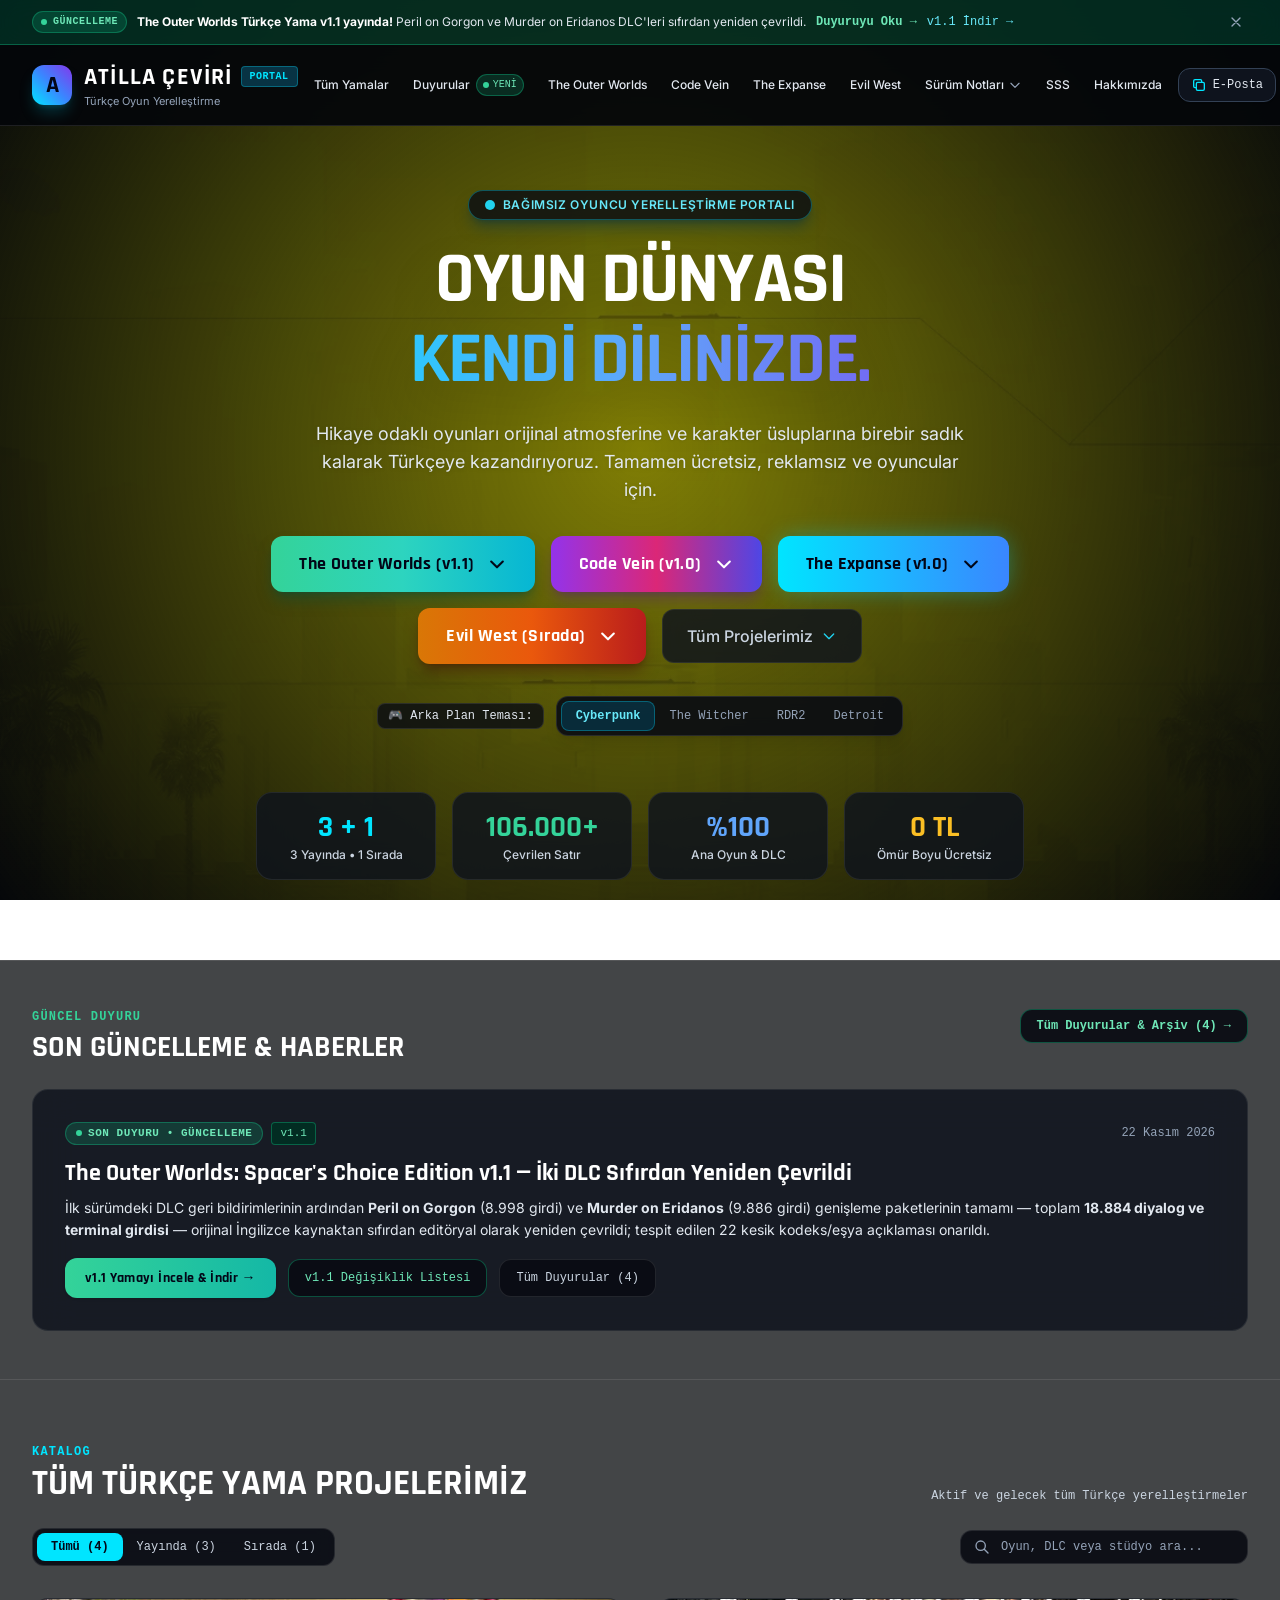
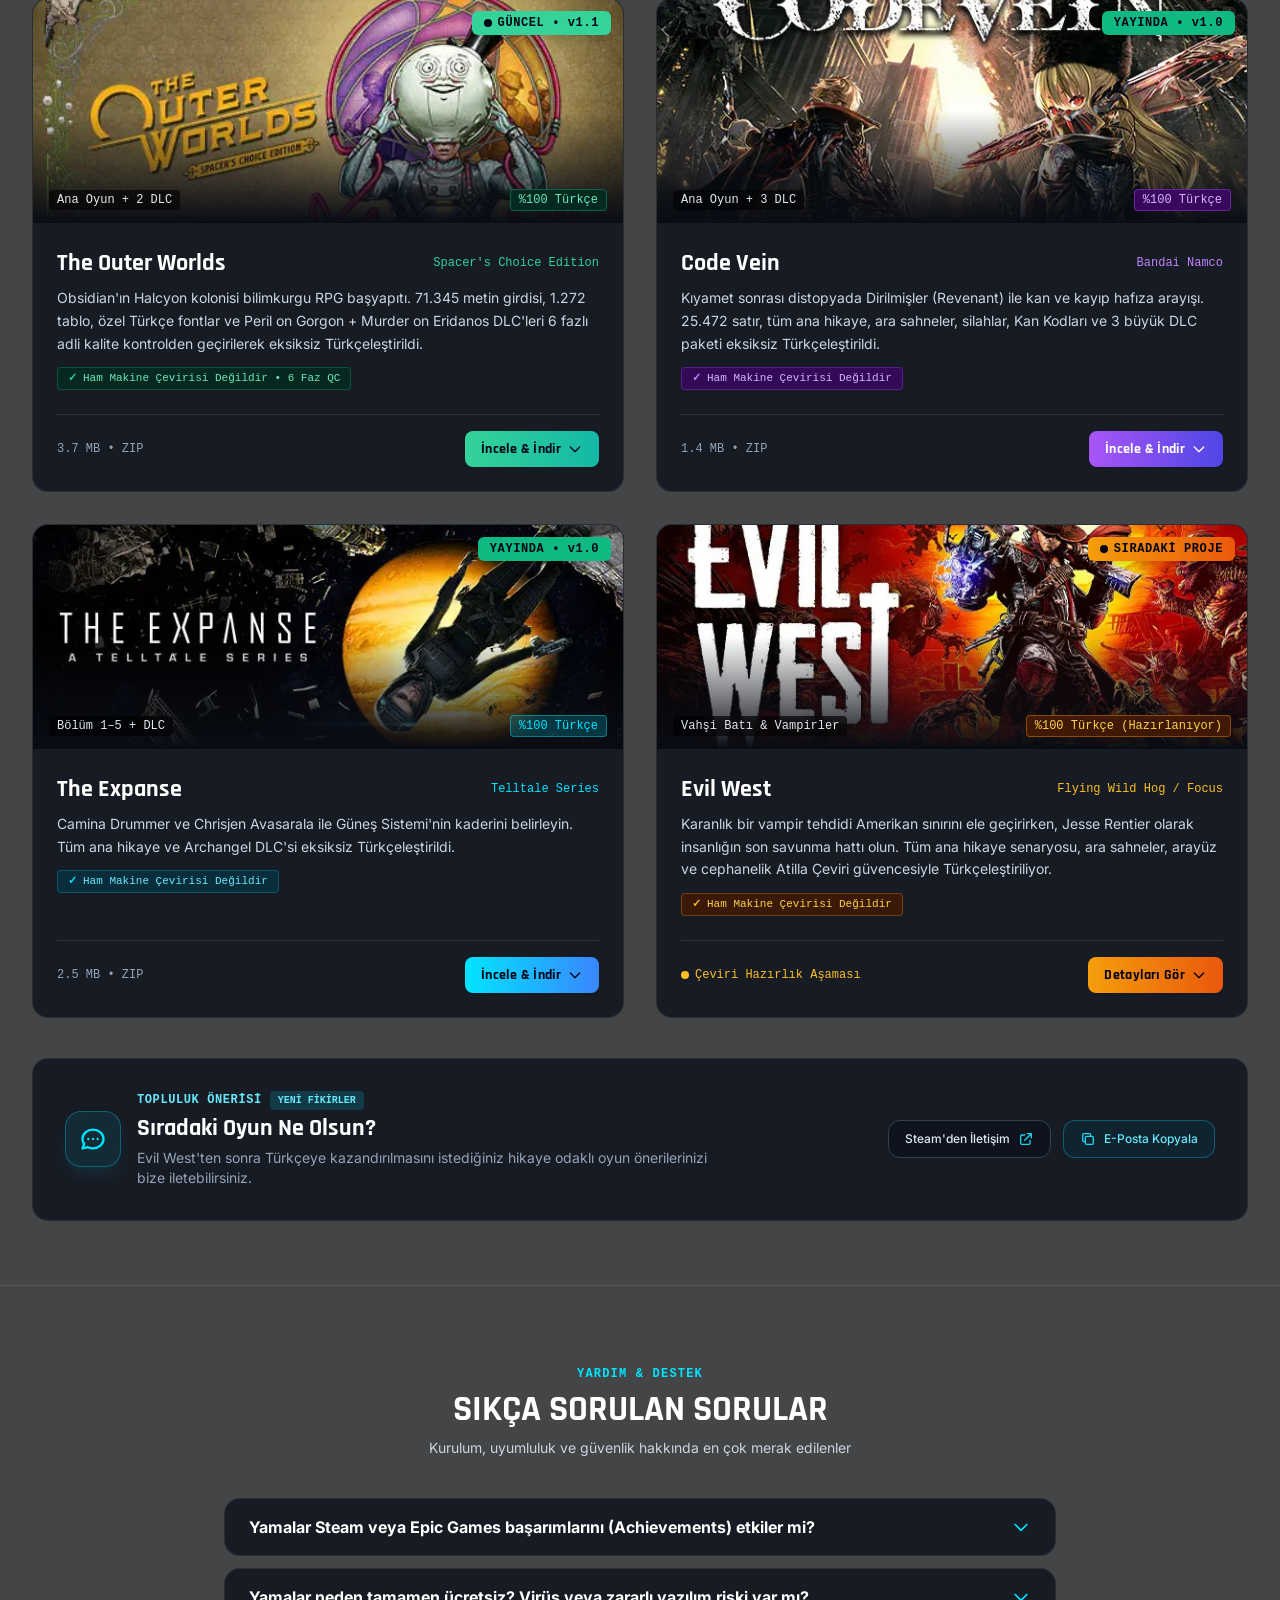
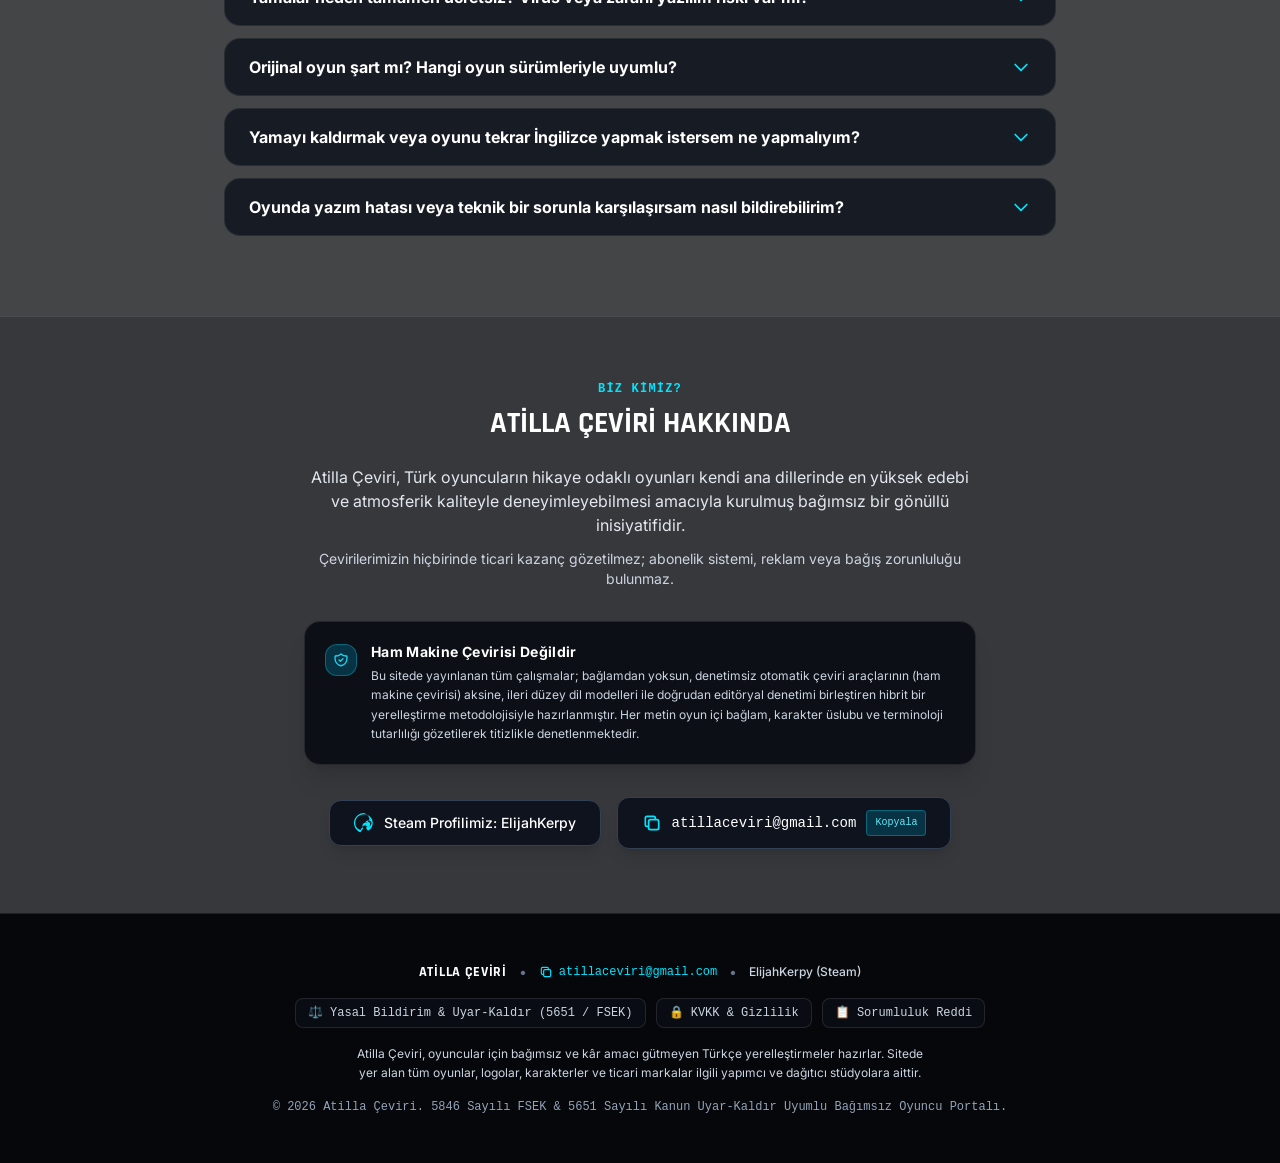
<file: index.html>
<!DOCTYPE html>
<html lang="tr" class="scroll-smooth" data-base="./" data-page="home">
<head>
  <meta charset="UTF-8">
  <meta name="viewport" content="width=device-width, initial-scale=1.0">
  <title>Atilla Çeviri — Ücretsiz %100 Türkçe Oyun Yamaları Portalı</title>
  <meta name="google-site-verification" content="yh_0FIMYDTGgKimEdde0twncmbAxloxapu6GMvVgbJo" />
  <meta name="description" content="The Outer Worlds Spacer's Choice, Code Vein ve The Expanse için ücretsiz, reklamsız, tüm DLC'ler dahil %100 Türkçe oyun yamaları ve kurulum rehberleri.">
  <meta name="robots" content="index, follow, max-image-preview:large, max-snippet:-1">
  <link rel="icon" type="image/svg+xml" href="./favicon.svg">
  <link rel="canonical" href="https://atillaceviri.github.io/">
  <link rel="alternate" hreflang="tr" href="https://atillaceviri.github.io/">
  <link rel="alternate" hreflang="x-default" href="https://atillaceviri.github.io/">
  <meta name="theme-color" content="#05070a">

  <!-- Open Graph / Social Media & Forum Link Previews -->
  <meta property="og:type" content="website">
  <meta property="og:locale" content="tr_TR">
  <meta property="og:site_name" content="Atilla Çeviri">
  <meta property="og:title" content="Atilla Çeviri — Ücretsiz %100 Türkçe Oyun Yamaları Portalı">
  <meta property="og:description" content="The Outer Worlds: Spacer's Choice Edition, Code Vein ve The Expanse: A Telltale Series için ücretsiz, reklamsız, tüm DLC'ler dahil %100 Türkçe yamalar.">
  <meta property="og:url" content="https://atillaceviri.github.io/">
  <meta property="og:image" content="https://atillaceviri.github.io/images/og_banner.jpg">
  <meta property="og:image:width" content="1200">
  <meta property="og:image:height" content="630">
  <meta property="og:image:type" content="image/jpeg">
  <meta property="og:image:alt" content="Atilla Çeviri — Ücretsiz %100 Türkçe Oyun Yamaları Portalı">
  <meta name="twitter:card" content="summary_large_image">
  <meta name="twitter:title" content="Atilla Çeviri — Ücretsiz %100 Türkçe Oyun Yamaları Portalı">
  <meta name="twitter:description" content="The Outer Worlds: Spacer's Choice Edition, Code Vein ve The Expanse: A Telltale Series için ücretsiz, reklamsız, tüm DLC'ler dahil %100 Türkçe yamalar.">
  <meta name="twitter:image" content="https://atillaceviri.github.io/images/og_banner.jpg">
  <meta name="twitter:image:alt" content="Atilla Çeviri — Ücretsiz %100 Türkçe Oyun Yamaları Portalı">

  <!-- Schema.org Structured Data -->
  <script type="application/ld+json">
{
  "@context": "https://schema.org",
  "@graph": [
    {
      "@type": "Organization",
      "@id": "https://atillaceviri.github.io/#organization",
      "name": "Atilla Çeviri",
      "url": "https://atillaceviri.github.io/",
      "email": "atillaceviri@gmail.com",
      "logo": {
        "@type": "ImageObject",
        "url": "https://atillaceviri.github.io/images/og_banner.jpg",
        "width": 1200,
        "height": 630
      },
      "sameAs": [
        "https://github.com/atillaceviri",
        "https://steamcommunity.com/profiles/76561198267659119/"
      ]
    },
    {
      "@type": "WebSite",
      "@id": "https://atillaceviri.github.io/#website",
      "name": "Atilla Çeviri — Ücretsiz %100 Türkçe Oyun Yamaları Portalı",
      "url": "https://atillaceviri.github.io/",
      "inLanguage": "tr-TR",
      "publisher": {
        "@id": "https://atillaceviri.github.io/#organization"
      }
    },
    {
      "@type": "ItemList",
      "name": "Atilla Çeviri Türkçe Oyun Yamaları",
      "numberOfItems": 4,
      "itemListElement": [
        {
          "@type": "ListItem",
          "position": 1,
          "name": "The Outer Worlds: Spacer's Choice Edition %100 Türkçe Yama v1.1",
          "url": "https://atillaceviri.github.io/outer-worlds/"
        },
        {
          "@type": "ListItem",
          "position": 2,
          "name": "Code Vein %100 Türkçe Yama v1.0 (Ana Oyun + 3 DLC)",
          "url": "https://atillaceviri.github.io/code-vein/"
        },
        {
          "@type": "ListItem",
          "position": 3,
          "name": "The Expanse: A Telltale Series %100 Türkçe Yama v1.0 (+ Archangel DLC)",
          "url": "https://atillaceviri.github.io/the-expanse/"
        },
        {
          "@type": "ListItem",
          "position": 4,
          "name": "Evil West %100 Türkçe Yama Projesi (Yakında)",
          "url": "https://atillaceviri.github.io/evil-west/"
        }
      ]
    },
    {
      "@type": "FAQPage",
      "mainEntity": [
        {
          "@type": "Question",
          "name": "Yamalar Steam veya Epic Games başarımlarını (Achievements) etkiler mi?",
          "acceptedAnswer": {
            "@type": "Answer",
            "text": "Hayır. Yamalarımız yalnızca oyunun yerelleştirme metinlerini ve Türkçe fontlarını içeren standart Unreal Engine .pak / .utoc mod dosyalarıdır. Çalıştırılabilir dosyalara (.exe) dokunmadığı için Steam veya Epic Games başarımlarını, bulut kayıtlarını (Cloud Save) ve oyun bütünlüğünü etkilemez."
          }
        },
        {
          "@type": "Question",
          "name": "Yamalar neden tamamen ücretsiz? Virüs veya zararlı yazılım riski var mı?",
          "acceptedAnswer": {
            "@type": "Answer",
            "text": "Atilla Çeviri tamamen gönüllü ve kâr amacı gütmeyen bir topluluk inisiyatifidir. İndirdiğiniz ZIP arşivlerinin içinde hiçbir çalıştırılabilir program (.exe, .bat, .dll) veya kurulum sihirbazı bulunmaz — yalnızca saf metin/font paketleri ve kurulum metni yer alır. Her paketin altında bulunan SHA-256 doğrulama kodunu tıklayıp kopyalayarak dosya bütünlüğünü kendiniz de teyit edebilirsiniz."
          }
        },
        {
          "@type": "Question",
          "name": "Orijinal oyun şart mı? Hangi oyun sürümleriyle uyumlu?",
          "acceptedAnswer": {
            "@type": "Answer",
            "text": "Evet, yamaların çalışabilmesi için lisanslı orijinal oyuna sahip olmanız gerekir. Tüm paketlerimiz ilgili oyunların en güncel Steam ve Epic Games sürümlerine göre hazırlanmıştır. The Outer Worlds yamasının özellikle Spacer's Choice Edition sürümü için derlendiğini unutmayın."
          }
        },
        {
          "@type": "Question",
          "name": "Yamayı kaldırmak veya oyunu tekrar İngilizce yapmak istersem ne yapmalıyım?",
          "acceptedAnswer": {
            "@type": "Answer",
            "text": "Yamalarımız orijinal oyun dosyalarının üzerine yazmaz. Kurulum sırasında Paks klasörüne attığınız yama dosyasını (veya dosyalarını) silmeniz oyunu tek hamlede orijinal İngilizce hâline döndürür."
          }
        },
        {
          "@type": "Question",
          "name": "Oyunda yazım hatası veya teknik bir sorunla karşılaşırsam nasıl bildirebilirim?",
          "acceptedAnswer": {
            "@type": "Answer",
            "text": "Oyunun adını, sahne/ekran görüntüsünü veya varsa hata kaydını atillaceviri@gmail.com adresine ya da Steam profilimize (ElijahKerpy) iletmeniz yeterli. Gelen her geri bildirim incelenerek paketler güncel tutulmaktadır."
          }
        }
      ]
    }
  ]
}
  </script>

  <!-- Google Fonts (non-blocking) -->
  <link rel="preconnect" href="https://fonts.googleapis.com">
  <link rel="preconnect" href="https://fonts.gstatic.com" crossorigin>
  <link rel="preload" as="style" href="https://fonts.googleapis.com/css2?family=Inter:wght@400;500;600;700;800&family=Rajdhani:wght@600;700;800&display=swap" onload="this.onload=null;this.rel='stylesheet'">
  <noscript><link rel="stylesheet" href="https://fonts.googleapis.com/css2?family=Inter:wght@400;500;600;700;800&family=Rajdhani:wght@600;700;800&display=swap"></noscript>

  <!-- Compiled Tailwind CSS -->
  <link rel="stylesheet" href="./styles.css">

  <style>
    /* Real Game Wallpaper Dynamic Engine */
    .bg-layer {
      position: fixed;
      inset: 0;
      width: 100%;
      height: 100%;
      background-size: cover;
      background-position: center center;
      background-repeat: no-repeat;
      pointer-events: none;
      z-index: -3;
      opacity: 0;
      transition: opacity 0.8s cubic-bezier(0.4, 0, 0.2, 1), transform 1.2s ease-out;
      transform: scale(1.02);
    }

    /* Cinematic Gamer Dark Vignette Overlay */
    .bg-overlay {
      position: fixed;
      inset: 0;
      background: radial-gradient(circle at center, rgba(5, 7, 10, 0.5) 0%, rgba(5, 7, 10, 0.88) 75%, #05070a 100%);
      pointer-events: none;
      z-index: -2;
    }

    /* Glassmorphism Cards */
    .glass-card {
      background: rgba(14, 19, 29, 0.82);
      backdrop-filter: blur(18px);
      -webkit-backdrop-filter: blur(18px);
      border: 1px solid rgba(255, 255, 255, 0.08);
      transition: all 0.3s cubic-bezier(0.4, 0, 0.2, 1);
    }
    .glass-card:hover {
      border-color: rgba(0, 229, 255, 0.45);
      box-shadow: 0 14px 40px -10px rgba(0, 229, 255, 0.25);
      transform: translateY(-3px);
    }

    .glass-card-dlc:hover {
      border-color: rgba(245, 158, 11, 0.55);
      box-shadow: 0 14px 40px -10px rgba(245, 158, 11, 0.25);
      transform: translateY(-3px);
    }

    .neon-cyan {
      box-shadow: 0 0 25px -3px rgba(0, 229, 255, 0.4);
    }

    /* Lightbox Modal */
    .lightbox-modal {
      display: none;
      position: fixed;
      inset: 0;
      z-index: 100;
      background: rgba(0, 0, 0, 0.94);
      backdrop-filter: blur(12px);
      align-items: center;
      justify-content: center;
    }
    .lightbox-modal.active {
      display: flex;
    }
  </style>
  <!-- Privacy-friendly Web Analytics (GoatCounter - 0 Cookies / KVKK & GDPR Compliant) -->
  <script data-goatcounter="https://elijahkerpy.goatcounter.com/count" async src="//gc.zgo.at/count.js"></script>
</head>
<body class="min-h-screen flex flex-col font-sans text-slate-100 selection:bg-brand-cyan selection:text-black">

  <!-- DYNAMIC REAL GAME BACKGROUNDS -->
  <div id="bg-portal" class="bg-layer" style="background-image: url('images/bg_cyberpunk.webp'); opacity: 1; transform: scale(1.0);"></div>
  <div id="bg-outerworlds" class="bg-layer" data-bg="images/outerworlds_bg.webp"></div>
  <div id="bg-codevein" class="bg-layer" data-bg="images/codevein_bg.webp"></div>
  <div id="bg-expanse" class="bg-layer" data-bg="images/expanse_bg.webp"></div>
  <div id="bg-evilwest" class="bg-layer" data-bg="images/evilwest_bg.webp"></div>
  <div class="bg-overlay"></div>

  <!-- TOP ANNOUNCEMENT BAR (Dismissible per LATEST_ANNOUNCEMENT_ID) -->
  <div id="top-announcement-bar" data-ann-id="2026-11-22-tow-v11" class="relative z-50 bg-emerald-950/90 border-b border-emerald-500/40 backdrop-blur-md text-xs text-slate-200">
    <div class="max-w-7xl mx-auto px-4 sm:px-6 lg:px-8 py-2.5 flex items-center justify-between gap-3">
      <div class="flex items-center gap-2.5 flex-wrap">
        <span class="inline-flex items-center gap-1.5 px-2 py-0.5 rounded-full bg-emerald-500/20 border border-emerald-500/40 text-emerald-300 text-[10px] font-mono font-bold uppercase tracking-wider shrink-0">
          <span class="w-1.5 h-1.5 rounded-full bg-emerald-400 animate-pulse"></span>
          <span>GÜNCELLEME</span>
        </span>
        <span><strong class="text-white">The Outer Worlds Türkçe Yama v1.1 yayında!</strong> Peril on Gorgon ve Murder on Eridanos DLC'leri sıfırdan yeniden çevrildi.</span>
        <a href="./duyurular/" onclick="markAnnouncementsSeen()" class="text-emerald-300 hover:text-white font-mono font-bold transition">Duyuruyu Oku →</a>
        <a href="./outer-worlds/" class="hidden sm:inline text-cyan-300 hover:text-white font-mono transition">v1.1 İndir →</a>
      </div>
      <button type="button" onclick="dismissTopAnnouncement()" aria-label="Duyuruyu Kapat" title="Bu duyuruyu gizle" class="p-1 rounded-lg hover:bg-white/5 text-slate-400 hover:text-white transition shrink-0 cursor-pointer">
        <svg class="w-4 h-4" fill="none" stroke="currentColor" viewBox="0 0 24 24"><path stroke-linecap="round" stroke-linejoin="round" stroke-width="2" d="M6 18L18 6M6 6l12 12"/></svg>
      </button>
    </div>
  </div>

  <!-- NAVBAR -->
  <header class="sticky top-0 z-50 backdrop-blur-md bg-dark-950/95 border-b border-white/10 transition-colors">
    <div class="max-w-7xl mx-auto px-4 sm:px-6 lg:px-8 h-20 flex items-center justify-between gap-4">
      
      <!-- Brand Logo -->
      <a href="./" class="flex items-center gap-3 shrink-0 group">
        <div class="w-10 h-10 rounded-xl bg-gradient-to-tr from-brand-cyan via-brand-blue to-brand-violet flex items-center justify-center text-slate-950 font-bold font-display text-2xl shadow-lg shadow-cyan-500/25 group-hover:scale-105 transition shrink-0">
          A
        </div>
        <div class="whitespace-nowrap">
          <div class="flex items-center gap-2">
            <span class="font-display font-extrabold text-2xl tracking-wider text-white">ATİLLA ÇEVİRİ</span>
            <span class="text-[10px] uppercase tracking-wider px-2 py-0.5 rounded bg-cyan-950 border border-cyan-500/40 text-brand-cyan font-bold font-mono">PORTAL</span>
          </div>
          <p class="text-[11px] text-slate-400">Türkçe Oyun Yerelleştirme</p>
        </div>
      </a>
      
      <!-- Clean Single-Line Nav Links -->
      <nav class="hidden lg:flex items-center gap-3 xl:gap-6 text-xs font-medium text-slate-200 whitespace-nowrap">
        <a href="#yamalar" onclick="goToSection('yamalar', 'portal', event)" class="hover:text-brand-cyan transition">Tüm Yamalar</a>
        <a href="./duyurular/" onclick="markAnnouncementsSeen()" class="hover:text-emerald-400 transition flex items-center gap-1.5">
          <span>Duyurular</span>
          <span id="nav-ann-badge" class="inline-flex items-center gap-1 text-[10px] font-mono px-1.5 py-0.5 rounded-full bg-emerald-500/20 text-emerald-300 border border-emerald-500/40">
            <span class="w-1.5 h-1.5 rounded-full bg-emerald-400 animate-pulse"></span>
            <span>YENİ</span>
          </span>
        </a>
        <a href="./outer-worlds/" class="hover:text-emerald-400 transition">The Outer Worlds</a>
        <a href="./code-vein/" class="hover:text-purple-400 transition">Code Vein</a>
        <a href="./the-expanse/" class="hover:text-brand-cyan transition">The Expanse</a>
        <a href="./evil-west/" class="hover:text-amber-400 transition">Evil West</a>
        <div class="relative group">
          <button type="button" class="hover:text-brand-cyan transition flex items-center gap-1 py-1">
            <span>Sürüm Notları</span>
            <svg class="w-3.5 h-3.5 text-slate-400 group-hover:text-cyan-400 transition" fill="none" stroke="currentColor" viewBox="0 0 24 24"><path stroke-linecap="round" stroke-linejoin="round" stroke-width="2" d="M19 9l-7 7-7-7"/></svg>
          </button>
          <div class="absolute left-0 top-full pt-1 hidden group-hover:block z-50">
            <div class="glass-card rounded-xl p-2 min-w-[235px] shadow-2xl border border-white/10 space-y-1">
              <a href="./outer-worlds/#outerworlds-surum-notlari" class="flex items-center justify-between px-3 py-2 rounded-lg hover:bg-emerald-950/60 text-xs text-slate-200 hover:text-emerald-300 transition">
                <span>The Outer Worlds (v1.1)</span>
                <span class="text-[10px] font-mono text-emerald-400 bg-emerald-950 px-1.5 py-0.5 rounded border border-emerald-800">7 Not</span>
              </a>
              <a href="./code-vein/#codevein-surum-notlari" class="flex items-center justify-between px-3 py-2 rounded-lg hover:bg-purple-950/60 text-xs text-slate-200 hover:text-purple-300 transition">
                <span>Code Vein (v1.0)</span>
                <span class="text-[10px] font-mono text-purple-400 bg-purple-950 px-1.5 py-0.5 rounded border border-purple-800">6 Not</span>
              </a>
              <a href="./the-expanse/#expanse-surum-notlari" class="flex items-center justify-between px-3 py-2 rounded-lg hover:bg-cyan-950/60 text-xs text-slate-200 hover:text-cyan-300 transition">
                <span>The Expanse (v1.0)</span>
                <span class="text-[10px] font-mono text-cyan-400 bg-cyan-950 px-1.5 py-0.5 rounded border border-cyan-800">5 Not</span>
              </a>
            </div>
          </div>
        </div>
        <a href="#sss" onclick="goToSection('sss', null, event)" class="hover:text-brand-cyan transition">SSS</a>
        <a href="#hakkinda" onclick="goToSection('hakkinda', null, event)" class="hover:text-brand-cyan transition">Hakkımızda</a>
      </nav>

      <!-- Contact CTA Group -->
      <div class="flex items-center gap-2.5 shrink-0">
        <button type="button" onclick="copyEmail(event, this)" aria-label="E-Posta Adresini Kopyala (atillaceviri@gmail.com)" title="E-Posta Adresini Kopyala (atillaceviri@gmail.com)" class="p-2 sm:px-3 sm:py-2 rounded-xl border border-slate-700 bg-dark-850 hover:bg-dark-800 text-slate-200 text-xs sm:text-sm font-medium transition hover:border-brand-cyan/60 hover:text-white shadow-sm flex items-center gap-1.5 cursor-pointer">
          <svg aria-hidden="true" class="w-4 h-4 text-brand-cyan shrink-0" fill="none" stroke="currentColor" viewBox="0 0 24 24"><path stroke-linecap="round" stroke-linejoin="round" stroke-width="2" d="M8 16H6a2 2 0 01-2-2V6a2 2 0 012-2h8a2 2 0 012 2v2m-6 12h8a2 2 0 002-2v-8a2 2 0 00-2-2h-8a2 2 0 00-2 2v8a2 2 0 002 2z"/></svg>
          <span class="btn-label hidden sm:inline font-mono text-xs">E-Posta</span>
        </button>
        <a href="https://steamcommunity.com/profiles/76561198267659119/" target="_blank" rel="noopener" aria-label="Steam Profili (ElijahKerpy)" title="Steam Profili (ElijahKerpy)" class="flex items-center gap-2 px-3 py-2 rounded-xl border border-slate-700 bg-dark-850 hover:bg-dark-800 text-slate-200 text-xs sm:text-sm font-medium transition hover:border-brand-cyan/60 hover:text-white shadow-sm whitespace-nowrap">
          <svg aria-hidden="true" class="w-4 h-4 fill-current text-brand-cyan shrink-0" viewBox="0 0 24 24">
            <path d="M12 0C5.373 0 0 5.373 0 12c0 5.084 3.163 9.426 7.627 11.174l3.197-4.662a4.47 4.47 0 01-.824-2.512c0-2.485 2.015-4.5 4.5-4.5.347 0 .684.04 1.008.115l3.208-4.678A11.942 11.942 0 0012 0zm4.5 9c-1.381 0-2.5 1.119-2.5 2.5 0 .385.089.749.246 1.074l-2.029 2.959a4.49 4.49 0 01-1.217-.133l-3.327 4.852C3.125 18.73 1.5 15.565 1.5 12c0-5.799 4.701-10.5 10.5-10.5S22.5 6.201 22.5 12c0 4.095-2.348 7.641-5.753 9.387l-2.457-3.585A4.478 4.478 0 0116.5 16.5c2.485 0 4.5-2.015 4.5-4.5S18.985 9 16.5 9zm0 1.5c1.657 0 3 1.343 3 3s-1.343 3-3 3-3-1.343-3-3 1.343-3 3-3z"/>
          </svg>
          <span class="font-mono text-xs hidden sm:inline">ElijahKerpy</span>
        </a>
        <!-- Mobile Hamburger Menu Toggle -->
        <button type="button" id="mobile-menu-btn" onclick="toggleMobileMenu()" aria-label="Menüyü Aç/Kapat" aria-expanded="false" class="lg:hidden p-2 rounded-xl border border-slate-700 bg-dark-850 hover:bg-dark-800 hover:border-brand-cyan/60 text-slate-200 hover:text-white transition cursor-pointer">
          <svg id="icon-menu-open" class="w-5 h-5" fill="none" stroke="currentColor" viewBox="0 0 24 24"><path stroke-linecap="round" stroke-linejoin="round" stroke-width="2" d="M4 6h16M4 12h16M4 18h16"/></svg>
          <svg id="icon-menu-close" class="w-5 h-5 hidden" fill="none" stroke="currentColor" viewBox="0 0 24 24"><path stroke-linecap="round" stroke-linejoin="round" stroke-width="2" d="M6 18L18 6M6 6l12 12"/></svg>
        </button>
      </div>
    </div>

    <!-- Mobile Navigation Drawer -->
    <div id="mobile-menu" class="hidden lg:hidden border-t border-white/10 bg-dark-950/95 backdrop-blur-xl">
      <div class="max-w-7xl mx-auto px-4 py-4 space-y-2 text-sm font-medium">
        <a href="./duyurular/" onclick="closeMobileMenu(); markAnnouncementsSeen()" class="flex items-center justify-between px-3.5 py-2.5 rounded-xl bg-emerald-950/40 border border-emerald-500/30 text-emerald-300 transition">
          <span>Duyurular & Güncellemeler</span>
          <span id="mobile-ann-badge" class="text-[10px] font-mono px-2 py-0.5 rounded-full bg-emerald-500/20 border border-emerald-500/40 text-emerald-300">YENİ • 22 Kas</span>
        </a>
        <a href="#yamalar" onclick="closeMobileMenu()" class="block px-3.5 py-2.5 rounded-xl hover:bg-white/5 text-slate-200 transition">Tüm Yamalar (Katalog)</a>
        <a href="./outer-worlds/" onclick="closeMobileMenu()" class="flex items-center justify-between px-3.5 py-2.5 rounded-xl hover:bg-emerald-950/60 text-emerald-300 transition">
          <span>The Outer Worlds: Spacer's Choice</span>
          <span class="text-[10px] font-mono px-2 py-0.5 rounded-full bg-emerald-500/20 border border-emerald-500/40">YENİ • v1.1</span>
        </a>
        <a href="./code-vein/" onclick="closeMobileMenu()" class="flex items-center justify-between px-3.5 py-2.5 rounded-xl hover:bg-purple-950/40 text-purple-300 transition">
          <span>Code Vein</span>
          <span class="text-[10px] font-mono px-2 py-0.5 rounded-full bg-purple-950 border border-purple-500/30">v1.0</span>
        </a>
        <a href="./the-expanse/" onclick="closeMobileMenu()" class="flex items-center justify-between px-3.5 py-2.5 rounded-xl hover:bg-cyan-950/40 text-cyan-300 transition">
          <span>The Expanse: A Telltale Series</span>
          <span class="text-[10px] font-mono px-2 py-0.5 rounded-full bg-cyan-950 border border-cyan-500/30">v1.0</span>
        </a>
        <a href="./evil-west/" onclick="closeMobileMenu()" class="flex items-center justify-between px-3.5 py-2.5 rounded-xl hover:bg-amber-950/40 text-amber-300 transition">
          <span>Evil West</span>
          <span class="text-[10px] font-mono px-2 py-0.5 rounded-full bg-amber-950 border border-amber-500/30">Sırada</span>
        </a>
        <div class="pt-2 mt-2 border-t border-white/10 grid grid-cols-3 gap-2 text-xs font-mono">
          <a href="./outer-worlds/#outerworlds-surum-notlari" onclick="closeMobileMenu()" class="px-2 py-2 rounded-lg bg-dark-900 border border-white/10 text-slate-300 text-center">Sürüm Notları</a>
          <a href="#sss" onclick="closeMobileMenu()" class="px-2 py-2 rounded-lg bg-dark-900 border border-white/10 text-slate-300 text-center">SSS</a>
          <a href="#hakkinda" onclick="closeMobileMenu()" class="px-2 py-2 rounded-lg bg-dark-900 border border-white/10 text-slate-300 text-center">Hakkımızda</a>
        </div>
      </div>
    </div>
  </header>

  <main class="flex-1">
    <section class="relative pt-16 pb-20 overflow-hidden text-center px-4 sm:px-6">
      <div class="max-w-4xl mx-auto relative z-10">
        
        <!-- Live Badge -->
        <div class="inline-flex items-center gap-2 px-4 py-1.5 rounded-full border border-cyan-500/40 bg-dark-900/80 backdrop-blur-md text-cyan-300 text-xs font-semibold tracking-wider uppercase mb-6 shadow-lg shadow-cyan-950/50">
          <span class="w-2.5 h-2.5 rounded-full bg-cyan-400 animate-pulse"></span>
          Bağımsız Oyuncu Yerelleştirme Portalı
        </div>

        <!-- Main Title -->
        <h1 class="text-4xl sm:text-6xl lg:text-7xl font-display font-extrabold tracking-tight text-white uppercase leading-none drop-shadow-2xl">
          Oyun Dünyası
          <span class="block text-transparent bg-clip-text bg-gradient-to-r from-brand-cyan via-blue-400 to-brand-violet mt-2">
            Kendi Dilinizde.
          </span>
        </h1>

        <!-- Subtitle -->
        <p class="mt-6 text-base sm:text-lg text-slate-200 max-w-2xl mx-auto leading-relaxed drop-shadow">
          Hikaye odaklı oyunları orijinal atmosferine ve karakter üsluplarına birebir sadık kalarak Türkçeye kazandırıyoruz. Tamamen ücretsiz, reklamsız ve oyuncular için.
        </p>

        <!-- CTA Buttons -->
        <div class="mt-8 flex flex-wrap items-center justify-center gap-4">
          <a href="outer-worlds/" class="inline-flex items-center gap-3 px-7 py-3.5 rounded-xl bg-gradient-to-r from-emerald-400 via-teal-400 to-cyan-500 text-slate-950 font-bold font-display text-base sm:text-lg tracking-wide hover:brightness-110 transition transform hover:-translate-y-0.5 shadow-lg shadow-emerald-900/50">
            <span>The Outer Worlds (v1.1)</span>
            <svg class="w-5 h-5" fill="none" stroke="currentColor" viewBox="0 0 24 24"><path stroke-linecap="round" stroke-linejoin="round" stroke-width="2.5" d="M19 9l-7 7-7-7"/></svg>
          </a>

          <a href="code-vein/" class="inline-flex items-center gap-3 px-7 py-3.5 rounded-xl bg-gradient-to-r from-purple-600 via-pink-600 to-indigo-600 text-white font-bold font-display text-base sm:text-lg tracking-wide hover:brightness-110 transition transform hover:-translate-y-0.5 shadow-lg shadow-purple-900/40">
            <span>Code Vein (v1.0)</span>
            <svg class="w-5 h-5" fill="none" stroke="currentColor" viewBox="0 0 24 24"><path stroke-linecap="round" stroke-linejoin="round" stroke-width="2.5" d="M19 9l-7 7-7-7"/></svg>
          </a>

          <a href="the-expanse/" class="inline-flex items-center gap-3 px-7 py-3.5 rounded-xl bg-gradient-to-r from-brand-cyan to-brand-blue text-slate-950 font-bold font-display text-base sm:text-lg tracking-wide hover:brightness-110 transition transform hover:-translate-y-0.5 neon-cyan">
            <span>The Expanse (v1.0)</span>
            <svg class="w-5 h-5" fill="none" stroke="currentColor" viewBox="0 0 24 24"><path stroke-linecap="round" stroke-linejoin="round" stroke-width="2.5" d="M19 9l-7 7-7-7"/></svg>
          </a>

          <a href="evil-west/" class="inline-flex items-center gap-3 px-7 py-3.5 rounded-xl bg-gradient-to-r from-amber-600 via-orange-600 to-red-700 text-white font-bold font-display text-base sm:text-lg tracking-wide hover:brightness-110 transition transform hover:-translate-y-0.5 shadow-lg shadow-orange-950/50">
            <span>Evil West (Sırada)</span>
            <svg class="w-5 h-5" fill="none" stroke="currentColor" viewBox="0 0 24 24"><path stroke-linecap="round" stroke-linejoin="round" stroke-width="2.5" d="M19 9l-7 7-7-7"/></svg>
          </a>
          
          <a href="#yamalar" onclick="goToSection('yamalar', 'portal', event)" class="inline-flex items-center gap-2 px-6 py-3.5 rounded-xl glass-card text-slate-300 hover:text-white hover:border-cyan-400 transition text-sm sm:text-base font-medium">
            <span>Tüm Projelerimiz</span>
            <svg class="w-4 h-4 text-cyan-400" fill="none" stroke="currentColor" viewBox="0 0 24 24"><path stroke-linecap="round" stroke-linejoin="round" stroke-width="2" d="M19 9l-7 7-7-7"/></svg>
          </a>
        </div>

        <!-- Spacious Background Theme Selector in Hero -->
        <div class="mt-8 flex flex-col sm:flex-row items-center justify-center gap-3 text-xs font-mono">
          <span class="text-slate-200 flex items-center gap-1.5 px-2.5 py-1 rounded-lg bg-dark-900/80 border border-white/10">
            <span>🎮 Arka Plan Teması:</span>
          </span>
          <div class="inline-flex p-1 rounded-xl bg-dark-900/90 border border-white/10 backdrop-blur shadow-lg">
            <button type="button" onclick="setPortalTheme('cyberpunk')" id="btn-cyberpunk" class="px-3.5 py-1.5 rounded-lg font-bold text-cyan-300 bg-cyan-950/80 border border-cyan-500/40 transition">Cyberpunk</button>
            <button type="button" onclick="setPortalTheme('witcher')" id="btn-witcher" class="px-3.5 py-1.5 rounded-lg text-slate-400 hover:text-amber-300 transition">The Witcher</button>
            <button type="button" onclick="setPortalTheme('rdr2')" id="btn-rdr2" class="px-3.5 py-1.5 rounded-lg text-slate-400 hover:text-red-400 transition">RDR2</button>
            <button type="button" onclick="setPortalTheme('detroit')" id="btn-detroit" class="px-3.5 py-1.5 rounded-lg text-slate-400 hover:text-blue-300 transition">Detroit</button>
          </div>
        </div>

        <!-- Portal Stats Bar -->
        <div class="mt-14 grid grid-cols-2 sm:grid-cols-4 gap-4 max-w-3xl mx-auto">
          <div class="glass-card rounded-2xl p-4 text-center">
            <div class="text-3xl font-extrabold font-display text-brand-cyan">3 + 1</div>
            <div class="text-xs text-slate-300 font-medium mt-0.5">3 Yayında • 1 Sırada</div>
          </div>
          <div class="glass-card rounded-2xl p-4 text-center">
            <div class="text-3xl font-extrabold font-display text-emerald-400">106.000+</div>
            <div class="text-xs text-slate-300 font-medium mt-0.5">Çevrilen Satır</div>
          </div>
          <div class="glass-card rounded-2xl p-4 text-center">
            <div class="text-3xl font-extrabold font-display text-blue-400">%100</div>
            <div class="text-xs text-slate-300 font-medium mt-0.5">Ana Oyun & DLC</div>
          </div>
          <div class="glass-card rounded-2xl p-4 text-center">
            <div class="text-3xl font-extrabold font-display text-amber-400">0 TL</div>
            <div class="text-xs text-slate-300 font-medium mt-0.5">Ömür Boyu Ücretsiz</div>
          </div>
        </div>

      </div>
    </section>

    <!-- SECTION 0.5: SON DUYURU ÖZETİ -->
    <section id="duyurular-ozet" class="py-12 border-t border-white/10 bg-dark-950/75">
      <div class="max-w-7xl mx-auto px-4 sm:px-6 lg:px-8">
        <div class="flex flex-col md:flex-row md:items-end justify-between mb-6 gap-3">
          <div>
            <p class="text-xs font-bold text-emerald-400 uppercase tracking-widest font-mono">GÜNCEL DUYURU</p>
            <h2 class="mt-1 text-2xl sm:text-3xl font-display font-bold text-white uppercase">Son Güncelleme & Haberler</h2>
          </div>
          <a href="duyurular/" onclick="markAnnouncementsSeen()" class="inline-flex items-center gap-2 px-4 py-2 rounded-xl bg-dark-900/90 border border-emerald-500/40 text-emerald-300 hover:text-white text-xs font-mono font-bold transition self-start">
            <span>Tüm Duyurular & Arşiv (4) →</span>
          </a>
        </div>

        <article class="glass-card rounded-2xl p-6 sm:p-8 border-emerald-500/50 bg-emerald-950/50">
          <div class="flex flex-wrap items-center justify-between gap-3 mb-3">
            <div class="flex flex-wrap items-center gap-2">
              <span class="inline-flex items-center gap-1.5 px-2.5 py-0.5 rounded-full bg-emerald-500/20 border border-emerald-500/40 text-emerald-300 text-[11px] font-mono font-bold uppercase tracking-wider">
                <span class="w-1.5 h-1.5 rounded-full bg-emerald-400 animate-pulse"></span>
                <span>SON DUYURU • GÜNCELLEME</span>
              </span>
              <span class="text-[11px] font-mono px-2 py-0.5 rounded bg-emerald-950 text-emerald-300 border border-emerald-500/40">v1.1</span>
            </div>
            <span class="text-xs font-mono text-slate-400">22 Kasım 2026</span>
          </div>

          <h3 class="text-xl sm:text-2xl font-display font-bold text-white mb-2">
            The Outer Worlds: Spacer's Choice Edition v1.1 — İki DLC Sıfırdan Yeniden Çevrildi
          </h3>
          <p class="text-sm text-slate-200 leading-relaxed mb-4">
            İlk sürümdeki DLC geri bildirimlerinin ardından <strong>Peril on Gorgon</strong> (8.998 girdi) ve <strong>Murder on Eridanos</strong> (9.886 girdi) genişleme paketlerinin tamamı — toplam <strong>18.884 diyalog ve terminal girdisi</strong> — orijinal İngilizce kaynaktan sıfırdan editöryal olarak yeniden çevrildi; tespit edilen 22 kesik kodeks/eşya açıklaması onarıldı.
          </p>
          <div class="flex flex-wrap items-center gap-3">
            <a href="outer-worlds/" class="inline-flex items-center gap-2 px-5 py-2.5 rounded-xl bg-gradient-to-r from-emerald-400 to-teal-500 text-slate-950 font-bold font-display text-sm tracking-wide hover:brightness-110 transition shadow">
              <span>v1.1 Yamayı İncele & İndir →</span>
            </a>
            <a href="outer-worlds/#outerworlds-surum-notlari" class="inline-flex items-center gap-2 px-4 py-2.5 rounded-xl bg-dark-900/90 border border-emerald-500/40 text-emerald-300 hover:text-white text-xs font-mono font-medium transition">
              <span>v1.1 Değişiklik Listesi</span>
            </a>
            <a href="duyurular/" onclick="markAnnouncementsSeen()" class="inline-flex items-center gap-2 px-4 py-2.5 rounded-xl bg-dark-900/90 border border-white/10 text-slate-300 hover:text-white text-xs font-mono transition">
              <span>Tüm Duyurular (4)</span>
            </a>
          </div>
        </article>
      </div>
    </section>

    <!-- SECTION 1: PROJELERİMİZ -->
    <section id="yamalar" class="py-16 border-t border-white/10 bg-dark-950/75">
      <div class="max-w-7xl mx-auto px-4 sm:px-6 lg:px-8">
        <div class="flex flex-col md:flex-row md:items-end justify-between mb-6 gap-4">
          <div>
            <p class="text-xs font-bold text-brand-cyan uppercase tracking-widest font-mono">KATALOG</p>
            <h2 class="mt-1 text-3xl sm:text-4xl font-display font-bold text-white uppercase">Tüm Türkçe Yama Projelerimiz</h2>
          </div>
          <div class="text-xs text-slate-300 font-mono">
            Aktif ve gelecek tüm Türkçe yerelleştirmeler
          </div>
        </div>

        <!-- Catalog Filter & Instant Search Bar -->
        <div class="mb-8 flex flex-col sm:flex-row items-stretch sm:items-center justify-between gap-3">
          <div class="inline-flex p-1 rounded-xl bg-dark-900/90 border border-white/10 backdrop-blur self-start">
            <button type="button" onclick="setCatalogFilter('all')" id="filter-all" class="px-3.5 py-1.5 rounded-lg text-xs font-mono font-bold text-slate-950 bg-brand-cyan transition cursor-pointer">Tümü (4)</button>
            <button type="button" onclick="setCatalogFilter('live')" id="filter-live" class="px-3.5 py-1.5 rounded-lg text-xs font-mono text-slate-300 hover:text-emerald-300 transition cursor-pointer">Yayında (3)</button>
            <button type="button" onclick="setCatalogFilter('upcoming')" id="filter-upcoming" class="px-3.5 py-1.5 rounded-lg text-xs font-mono text-slate-300 hover:text-amber-300 transition cursor-pointer">Sırada (1)</button>
          </div>
          <div class="relative sm:w-72">
            <svg class="w-4 h-4 text-slate-400 absolute left-3.5 top-1/2 -translate-y-1/2 pointer-events-none" fill="none" stroke="currentColor" viewBox="0 0 24 24"><path stroke-linecap="round" stroke-linejoin="round" stroke-width="2" d="M21 21l-6-6m2-5a7 7 0 11-14 0 7 7 0 0114 0z"/></svg>
            <input type="text" id="catalog-search" oninput="filterCatalog()" placeholder="Oyun, DLC veya stüdyo ara..." aria-label="Oyun veya stüdyo ara" class="w-full pl-10 pr-4 py-2 rounded-xl bg-dark-900/90 border border-white/10 focus:border-brand-cyan/60 focus:outline-none text-xs text-white placeholder-slate-400 font-mono transition">
          </div>
        </div>

        <!-- Projects Grid -->
        <div id="catalog-grid" class="grid grid-cols-1 md:grid-cols-2 gap-8">
          
          <!-- PROJECT 1: THE OUTER WORLDS: SPACER'S CHOICE (YAYINDA) -->
          <a href="outer-worlds/" data-project-card data-status="live" data-search="the outer worlds spacer choice obsidian rpg bilimkurgu peril on gorgon murder on eridanos halcyon" class="glass-card rounded-2xl overflow-hidden flex flex-col group border-emerald-500/40 cursor-pointer" onmouseenter="switchBackground('outerworlds')">
            <div class="relative h-56 overflow-hidden bg-slate-900">
              <img loading="lazy" decoding="async" src="images/outerworlds_cover.webp" alt="The Outer Worlds: Spacer's Choice Edition %100 Türkçe Yama v1.1 (Ana Oyun ve 2 DLC)" class="w-full h-full object-cover group-hover:scale-105 transition duration-500">
              <div class="absolute inset-0 bg-gradient-to-t from-dark-900 via-transparent to-transparent"></div>
              <div class="absolute top-3 right-3 px-3 py-1 rounded-md bg-emerald-400 text-slate-950 text-xs font-extrabold font-mono tracking-wider shadow-lg flex items-center gap-1.5">
                <span class="w-2 h-2 rounded-full bg-slate-950 animate-pulse"></span>
                <span>GÜNCEL • v1.1</span>
              </div>
              <div class="absolute bottom-3 left-4 right-4 flex items-center justify-between text-xs text-slate-200 font-mono">
                <span class="bg-black/60 px-2 py-0.5 rounded backdrop-blur">Ana Oyun + 2 DLC</span>
                <span class="bg-emerald-950/90 text-emerald-300 border border-emerald-500/40 px-2 py-0.5 rounded backdrop-blur">%100 Türkçe</span>
              </div>
            </div>
            
            <div class="p-6 flex-1 flex flex-col justify-between">
              <div>
                <h3 class="text-2xl font-display font-bold text-white mb-2 group-hover:text-emerald-400 transition flex items-center justify-between gap-2">
                  <span>The Outer Worlds</span>
                  <span class="text-xs text-emerald-400 font-mono font-normal">Spacer's Choice Edition</span>
                </h3>
                <p class="text-sm text-slate-300 leading-relaxed line-clamp-3">
                  Obsidian'ın Halcyon kolonisi bilimkurgu RPG başyapıtı. 71.345 metin girdisi, 1.272 tablo, özel Türkçe fontlar ve Peril on Gorgon + Murder on Eridanos DLC'leri 6 fazlı adli kalite kontrolden geçirilerek eksiksiz Türkçeleştirildi.
                </p>
                <div class="mt-3 flex items-center gap-2">
                  <span class="text-[11px] font-mono text-emerald-300 bg-emerald-950/80 border border-emerald-500/30 px-2.5 py-0.5 rounded flex items-center gap-1.5">
                    <span class="text-emerald-400 font-bold">✓</span>
                    <span>Ham Makine Çevirisi Değildir • 6 Faz QC</span>
                  </span>
                </div>
              </div>

              <div class="mt-6 pt-4 border-t border-white/10 flex items-center justify-between">
                <span class="text-xs font-mono text-slate-400">3.7 MB • ZIP</span>
                <span class="inline-flex items-center gap-1.5 px-4 py-2 rounded-lg bg-gradient-to-r from-emerald-400 to-teal-500 text-slate-950 font-bold font-display text-sm tracking-wide group-hover:brightness-110 transition shadow">
                  <span>İncele & İndir</span>
                  <svg class="w-4 h-4" fill="none" stroke="currentColor" viewBox="0 0 24 24"><path stroke-linecap="round" stroke-linejoin="round" stroke-width="2" d="M19 9l-7 7-7-7"/></svg>
                </span>
              </div>
            </div>
          </a>

          <!-- PROJECT 2: CODE VEIN (YAYINDA) -->
          <a href="code-vein/" data-project-card data-status="live" data-search="code vein bandai namco anime souls rpg revenant dirilmişler vampir hellfire knight frozen empress lord of thunder" class="glass-card rounded-2xl overflow-hidden flex flex-col group border-purple-500/40 cursor-pointer" onmouseenter="switchBackground('codevein')">
            <div class="relative h-56 overflow-hidden bg-slate-900">
              <img loading="lazy" decoding="async" src="images/codevein_cover.webp" alt="Code Vein %100 Türkçe Yama v1.0 (Ana Oyun ve 3 DLC Paketi)" class="w-full h-full object-cover group-hover:scale-105 transition duration-500">
              <div class="absolute inset-0 bg-gradient-to-t from-dark-900 via-transparent to-transparent"></div>
              <div class="absolute top-3 right-3 px-3 py-1 rounded-md bg-emerald-500 text-slate-950 text-xs font-extrabold font-mono tracking-wider shadow-lg flex items-center gap-1.5">
                <span>YAYINDA • v1.0</span>
              </div>
              <div class="absolute bottom-3 left-4 right-4 flex items-center justify-between text-xs text-slate-200 font-mono">
                <span class="bg-black/60 px-2 py-0.5 rounded backdrop-blur">Ana Oyun + 3 DLC</span>
                <span class="bg-purple-950/90 text-purple-300 border border-purple-500/40 px-2 py-0.5 rounded backdrop-blur">%100 Türkçe</span>
              </div>
            </div>
            
            <div class="p-6 flex-1 flex flex-col justify-between">
              <div>
                <h3 class="text-2xl font-display font-bold text-white mb-2 group-hover:text-purple-400 transition flex items-center justify-between">
                  <span>Code Vein</span>
                  <span class="text-xs text-purple-400 font-mono font-normal">Bandai Namco</span>
                </h3>
                <p class="text-sm text-slate-300 leading-relaxed line-clamp-3">
                  Kıyamet sonrası distopyada Dirilmişler (Revenant) ile kan ve kayıp hafıza arayışı. 25.472 satır, tüm ana hikaye, ara sahneler, silahlar, Kan Kodları ve 3 büyük DLC paketi eksiksiz Türkçeleştirildi.
                </p>
                <div class="mt-3 flex items-center gap-2">
                  <span class="text-[11px] font-mono text-purple-300 bg-purple-950/80 border border-purple-500/30 px-2.5 py-0.5 rounded flex items-center gap-1.5">
                    <span class="text-purple-400 font-bold">✓</span>
                    <span>Ham Makine Çevirisi Değildir</span>
                  </span>
                </div>
              </div>

              <div class="mt-6 pt-4 border-t border-white/10 flex items-center justify-between">
                <span class="text-xs font-mono text-slate-400">1.4 MB • ZIP</span>
                <span class="inline-flex items-center gap-1.5 px-4 py-2 rounded-lg bg-gradient-to-r from-purple-500 to-indigo-600 text-white font-bold font-display text-sm tracking-wide group-hover:brightness-110 transition shadow">
                  <span>İncele & İndir</span>
                  <svg class="w-4 h-4" fill="none" stroke="currentColor" viewBox="0 0 24 24"><path stroke-linecap="round" stroke-linejoin="round" stroke-width="2" d="M19 9l-7 7-7-7"/></svg>
                </span>
              </div>
            </div>
          </a>

          <!-- PROJECT 3: THE EXPANSE -->
          <a href="the-expanse/" data-project-card data-status="live" data-search="the expanse telltale deck nine camina drummer chrisjen avasarala archangel dlc uzay hikaye" class="glass-card rounded-2xl overflow-hidden flex flex-col group border-cyan-500/40 cursor-pointer" onmouseenter="switchBackground('expanse')">
            <div class="relative h-56 overflow-hidden bg-slate-900">
              <img loading="lazy" decoding="async" src="images/expanse_cover.webp" alt="The Expanse: A Telltale Series %100 Türkçe Yama (Bölüm 1-5 ve Archangel DLC)" class="w-full h-full object-cover group-hover:scale-105 transition duration-500">
              <div class="absolute inset-0 bg-gradient-to-t from-dark-900 via-transparent to-transparent"></div>
              <div class="absolute top-3 right-3 px-3 py-1 rounded-md bg-emerald-500 text-slate-950 text-xs font-extrabold font-mono tracking-wider shadow-lg">
                YAYINDA • v1.0
              </div>
              <div class="absolute bottom-3 left-4 right-4 flex items-center justify-between text-xs text-slate-200 font-mono">
                <span class="bg-black/60 px-2 py-0.5 rounded backdrop-blur">Bölüm 1–5 + DLC</span>
                <span class="bg-brand-cyan/20 text-brand-cyan border border-brand-cyan/40 px-2 py-0.5 rounded backdrop-blur">%100 Türkçe</span>
              </div>
            </div>
            
            <div class="p-6 flex-1 flex flex-col justify-between">
              <div>
                <h3 class="text-2xl font-display font-bold text-white mb-2 group-hover:text-brand-cyan transition flex items-center justify-between">
                  <span>The Expanse</span>
                  <span class="text-xs text-brand-cyan font-mono font-normal">Telltale Series</span>
                </h3>
                <p class="text-sm text-slate-300 leading-relaxed line-clamp-3">
                  Camina Drummer ve Chrisjen Avasarala ile Güneş Sistemi'nin kaderini belirleyin. Tüm ana hikaye ve Archangel DLC'si eksiksiz Türkçeleştirildi.
                </p>
                <div class="mt-3 flex items-center gap-2">
                  <span class="text-[11px] font-mono text-cyan-300 bg-cyan-950/80 border border-cyan-500/30 px-2.5 py-0.5 rounded flex items-center gap-1.5">
                    <span class="text-brand-cyan font-bold">✓</span>
                    <span>Ham Makine Çevirisi Değildir</span>
                  </span>
                </div>
              </div>

              <div class="mt-6 pt-4 border-t border-white/10 flex items-center justify-between">
                <span class="text-xs font-mono text-slate-400">2.5 MB • ZIP</span>
                <span class="inline-flex items-center gap-1.5 px-4 py-2 rounded-lg bg-gradient-to-r from-brand-cyan to-brand-blue text-slate-950 font-bold font-display text-sm tracking-wide group-hover:brightness-110 transition shadow">
                  <span>İncele & İndir</span>
                  <svg class="w-4 h-4" fill="none" stroke="currentColor" viewBox="0 0 24 24"><path stroke-linecap="round" stroke-linejoin="round" stroke-width="2" d="M19 9l-7 7-7-7"/></svg>
                </span>
              </div>
            </div>
          </a>

          <!-- PROJECT 4: EVIL WEST (SIRADAKİ PROJE) -->
          <a href="evil-west/" data-project-card data-status="upcoming" data-search="evil west flying wild hog focus vahşi batı vampir jesse rentier tps aksiyon" class="glass-card rounded-2xl overflow-hidden flex flex-col group border-amber-500/40 cursor-pointer" onmouseenter="switchBackground('evilwest')">
            <div class="relative h-56 overflow-hidden bg-slate-900">
              <img loading="lazy" decoding="async" src="images/evilwest_cover.webp" alt="Evil West %100 Türkçe Yama Projesi Kapak Görseli" class="w-full h-full object-cover group-hover:scale-105 transition duration-500">
              <div class="absolute inset-0 bg-gradient-to-t from-dark-900 via-transparent to-transparent"></div>
              <div class="absolute top-3 right-3 px-3 py-1 rounded-md bg-gradient-to-r from-amber-500 to-orange-600 text-slate-950 text-xs font-extrabold font-mono tracking-wider shadow-lg flex items-center gap-1.5">
                <span class="w-2 h-2 rounded-full bg-slate-950 animate-ping"></span>
                <span>SIRADAKİ PROJE</span>
              </div>
              <div class="absolute bottom-3 left-4 right-4 flex items-center justify-between text-xs text-slate-200 font-mono">
                <span class="bg-black/60 px-2 py-0.5 rounded backdrop-blur">Vahşi Batı & Vampirler</span>
                <span class="bg-amber-950/90 text-amber-300 border border-amber-500/40 px-2 py-0.5 rounded backdrop-blur">%100 Türkçe (Hazırlanıyor)</span>
              </div>
            </div>
            
            <div class="p-6 flex-1 flex flex-col justify-between">
              <div>
                <h3 class="text-2xl font-display font-bold text-white mb-2 group-hover:text-amber-400 transition flex items-center justify-between">
                  <span>Evil West</span>
                  <span class="text-xs text-amber-400 font-mono font-normal">Flying Wild Hog / Focus</span>
                </h3>
                <p class="text-sm text-slate-300 leading-relaxed line-clamp-3">
                  Karanlık bir vampir tehdidi Amerikan sınırını ele geçirirken, Jesse Rentier olarak insanlığın son savunma hattı olun. Tüm ana hikaye senaryosu, ara sahneler, arayüz ve cephanelik Atilla Çeviri güvencesiyle Türkçeleştiriliyor.
                </p>
                <div class="mt-3 flex items-center gap-2">
                  <span class="text-[11px] font-mono text-amber-300 bg-amber-950/80 border border-amber-500/30 px-2.5 py-0.5 rounded flex items-center gap-1.5">
                    <span class="text-amber-400 font-bold">✓</span>
                    <span>Ham Makine Çevirisi Değildir</span>
                  </span>
                </div>
              </div>

              <div class="mt-6 pt-4 border-t border-white/10 flex items-center justify-between">
                <span class="text-xs font-mono text-amber-400 flex items-center gap-1.5">
                  <span class="w-2 h-2 rounded-full bg-amber-400 animate-pulse"></span>
                  <span>Çeviri Hazırlık Aşaması</span>
                </span>
                <span class="inline-flex items-center gap-1.5 px-4 py-2 rounded-lg bg-gradient-to-r from-amber-500 to-orange-600 text-slate-950 font-bold font-display text-sm tracking-wide group-hover:brightness-110 transition shadow">
                  <span>Detayları Gör</span>
                  <svg class="w-4 h-4" fill="none" stroke="currentColor" viewBox="0 0 24 24"><path stroke-linecap="round" stroke-linejoin="round" stroke-width="2" d="M19 9l-7 7-7-7"/></svg>
                </span>
              </div>
            </div>
          </a>

        </div>

        <!-- Catalog Empty State -->
        <div id="catalog-empty" class="hidden glass-card rounded-2xl p-10 text-center border-white/10 mt-4">
          <p class="text-sm text-slate-300 font-mono">Aradığınız kriterlere uygun bir proje bulunamadı.</p>
          <button type="button" onclick="resetCatalogFilter()" class="mt-3 px-4 py-2 rounded-lg bg-cyan-950 border border-cyan-500/40 text-cyan-300 text-xs font-mono hover:text-white transition cursor-pointer">Filtreyi Sıfırla</button>
        </div>

        <!-- COMMUNITY REQUEST BANNER -->
        <div id="gelecek" class="mt-10 glass-card rounded-2xl p-6 sm:p-8 border-dashed border-cyan-500/30 bg-dark-900/50 flex flex-col md:flex-row items-center justify-between gap-6">
          <div class="flex items-center gap-4 text-left">
            <div class="w-14 h-14 rounded-2xl bg-cyan-500/10 border border-cyan-500/40 flex items-center justify-center text-brand-cyan shrink-0 shadow-lg shadow-cyan-900/30">
              <svg class="w-7 h-7" fill="none" stroke="currentColor" viewBox="0 0 24 24"><path stroke-linecap="round" stroke-linejoin="round" stroke-width="2" d="M8 12h.01M12 12h.01M16 12h.01M21 12c0 4.418-4.03 8-9 8a9.863 9.863 0 01-4.255-.949L3 20l1.395-3.72C3.512 15.042 3 13.574 3 12c0-4.418 4.03-8 9-8s9 3.582 9 8z"/></svg>
            </div>
            <div>
              <div class="flex items-center gap-2">
                <span class="text-xs font-mono text-cyan-300 font-bold uppercase tracking-wider">Topluluk Önerisi</span>
                <span class="px-2 py-0.5 rounded bg-cyan-500/20 text-cyan-300 text-[10px] font-bold font-mono">YENİ FİKİRLER</span>
              </div>
              <h3 class="text-xl sm:text-2xl font-display font-bold text-white mt-0.5">Sıradaki Oyun Ne Olsun?</h3>
              <p class="text-xs sm:text-sm text-slate-400 mt-1 max-w-xl">
                Evil West'ten sonra Türkçeye kazandırılmasını istediğiniz hikaye odaklı oyun önerilerinizi bize iletebilirsiniz.
              </p>
            </div>
          </div>
          <div class="flex flex-col sm:flex-row gap-3 w-full md:w-auto shrink-0">
            <a href="https://steamcommunity.com/profiles/76561198267659119/" target="_blank" rel="noopener" class="inline-flex items-center justify-center gap-2 px-4 py-2.5 rounded-xl border border-slate-700 bg-dark-850 hover:bg-dark-800 text-slate-200 text-xs font-medium transition hover:border-brand-cyan hover:text-white">
              <span>Steam'den İletişim</span>
              <svg class="w-4 h-4 text-cyan-400" fill="none" stroke="currentColor" viewBox="0 0 24 24"><path stroke-linecap="round" stroke-linejoin="round" stroke-width="2" d="M10 6H6a2 2 0 00-2 2v10a2 2 0 002 2h10a2 2 0 002-2v-4M14 4h6m0 0v6m0-6L10 14"/></svg>
            </a>
            <button type="button" onclick="copyEmail(event, this)" class="inline-flex items-center justify-center gap-2 px-4 py-2.5 rounded-xl border border-cyan-500/40 bg-cyan-950/40 hover:bg-cyan-950/80 text-cyan-300 text-xs font-medium transition hover:border-cyan-400 hover:text-white cursor-pointer">
              <svg class="w-4 h-4 text-cyan-400" fill="none" stroke="currentColor" viewBox="0 0 24 24"><path stroke-linecap="round" stroke-linejoin="round" stroke-width="2" d="M8 16H6a2 2 0 01-2-2V6a2 2 0 012-2h8a2 2 0 012 2v2m-6 12h8a2 2 0 002-2v-8a2 2 0 00-2-2h-8a2 2 0 00-2 2v8a2 2 0 002 2z"/></svg>
              <span class="btn-label">E-Posta Kopyala</span>
            </button>
          </div>
        </div>
      </div>
    </section>

    <!-- SECTION 2.8: SIKÇA SORULAN SORULAR (SSS) -->
    <section id="sss" class="py-20 border-t border-white/10 bg-dark-950/75">
      <div class="max-w-4xl mx-auto px-4 sm:px-6 lg:px-8">
        <div class="text-center mb-10">
          <p class="text-xs font-bold text-brand-cyan uppercase tracking-widest font-mono">YARDIM & DESTEK</p>
          <h2 class="mt-2 text-3xl sm:text-4xl font-display font-bold text-white uppercase">Sıkça Sorulan Sorular</h2>
          <p class="mt-2 text-xs sm:text-sm text-slate-300">Kurulum, uyumluluk ve güvenlik hakkında en çok merak edilenler</p>
        </div>

        <div class="space-y-3">
          <!-- FAQ 1 -->
          <div class="glass-card rounded-2xl overflow-hidden border-white/10">
            <button type="button" onclick="toggleFaq(this)" aria-expanded="false" class="w-full px-6 py-4 text-left flex items-center justify-between gap-4 hover:bg-white/5 transition cursor-pointer">
              <span class="text-sm sm:text-base font-bold text-white">Yamalar Steam veya Epic Games başarımlarını (Achievements) etkiler mi?</span>
              <svg class="faq-chevron w-5 h-5 text-brand-cyan shrink-0 transition-transform duration-300" fill="none" stroke="currentColor" viewBox="0 0 24 24"><path stroke-linecap="round" stroke-linejoin="round" stroke-width="2" d="M19 9l-7 7-7-7"/></svg>
            </button>
            <div class="faq-body hidden px-6 pb-5 text-xs sm:text-sm text-slate-300 leading-relaxed border-t border-white/5 pt-4">
              Hayır. Yamalarımız yalnızca oyunun yerelleştirme metinlerini ve Türkçe fontlarını içeren standart Unreal Engine <code class="text-cyan-300 font-mono">.pak</code> / <code class="text-cyan-300 font-mono">.utoc</code> mod dosyalarıdır. Çalıştırılabilir dosyalara (<code class="text-cyan-300 font-mono">.exe</code>) dokunmadığı için Steam veya Epic Games başarımlarını, bulut kayıtlarını (Cloud Save) ve oyun bütünlüğünü etkilemez.
            </div>
          </div>

          <!-- FAQ 2 -->
          <div class="glass-card rounded-2xl overflow-hidden border-white/10">
            <button type="button" onclick="toggleFaq(this)" aria-expanded="false" class="w-full px-6 py-4 text-left flex items-center justify-between gap-4 hover:bg-white/5 transition cursor-pointer">
              <span class="text-sm sm:text-base font-bold text-white">Yamalar neden tamamen ücretsiz? Virüs veya zararlı yazılım riski var mı?</span>
              <svg class="faq-chevron w-5 h-5 text-brand-cyan shrink-0 transition-transform duration-300" fill="none" stroke="currentColor" viewBox="0 0 24 24"><path stroke-linecap="round" stroke-linejoin="round" stroke-width="2" d="M19 9l-7 7-7-7"/></svg>
            </button>
            <div class="faq-body hidden px-6 pb-5 text-xs sm:text-sm text-slate-300 leading-relaxed border-t border-white/5 pt-4">
              Atilla Çeviri tamamen gönüllü ve kâr amacı gütmeyen bir topluluk inisiyatifidir. İndirdiğiniz ZIP arşivlerinin içinde hiçbir çalıştırılabilir program (<code class="text-cyan-300 font-mono">.exe</code>, <code class="text-cyan-300 font-mono">.bat</code>, <code class="text-cyan-300 font-mono">.dll</code>) veya kurulum sihirbazı bulunmaz — yalnızca saf metin/font paketleri ve kurulum metni yer alır. Her paketin altında bulunan <strong>SHA-256</strong> doğrulama kodunu tıklayıp kopyalayarak dosya bütünlüğünü kendiniz de teyit edebilirsiniz.
            </div>
          </div>

          <!-- FAQ 3 -->
          <div class="glass-card rounded-2xl overflow-hidden border-white/10">
            <button type="button" onclick="toggleFaq(this)" aria-expanded="false" class="w-full px-6 py-4 text-left flex items-center justify-between gap-4 hover:bg-white/5 transition cursor-pointer">
              <span class="text-sm sm:text-base font-bold text-white">Orijinal oyun şart mı? Hangi oyun sürümleriyle uyumlu?</span>
              <svg class="faq-chevron w-5 h-5 text-brand-cyan shrink-0 transition-transform duration-300" fill="none" stroke="currentColor" viewBox="0 0 24 24"><path stroke-linecap="round" stroke-linejoin="round" stroke-width="2" d="M19 9l-7 7-7-7"/></svg>
            </button>
            <div class="faq-body hidden px-6 pb-5 text-xs sm:text-sm text-slate-300 leading-relaxed border-t border-white/5 pt-4">
              Evet, yamaların çalışabilmesi için lisanslı orijinal oyuna sahip olmanız gerekir. Tüm paketlerimiz ilgili oyunların en güncel Steam ve Epic Games sürümlerine göre hazırlanmıştır. <strong>The Outer Worlds</strong> yamasının özellikle <em>Spacer's Choice Edition</em> sürümü için derlendiğini unutmayın.
            </div>
          </div>

          <!-- FAQ 4 -->
          <div class="glass-card rounded-2xl overflow-hidden border-white/10">
            <button type="button" onclick="toggleFaq(this)" aria-expanded="false" class="w-full px-6 py-4 text-left flex items-center justify-between gap-4 hover:bg-white/5 transition cursor-pointer">
              <span class="text-sm sm:text-base font-bold text-white">Yamayı kaldırmak veya oyunu tekrar İngilizce yapmak istersem ne yapmalıyım?</span>
              <svg class="faq-chevron w-5 h-5 text-brand-cyan shrink-0 transition-transform duration-300" fill="none" stroke="currentColor" viewBox="0 0 24 24"><path stroke-linecap="round" stroke-linejoin="round" stroke-width="2" d="M19 9l-7 7-7-7"/></svg>
            </button>
            <div class="faq-body hidden px-6 pb-5 text-xs sm:text-sm text-slate-300 leading-relaxed border-t border-white/5 pt-4">
              Yamalarımız orijinal oyun dosyalarının üzerine yazmaz. Kurulum sırasında <code class="text-cyan-300 font-mono">Paks</code> klasörüne attığınız yama dosyasını (veya dosyalarını) silmeniz oyunu tek hamlede orijinal İngilizce hâline döndürür.
            </div>
          </div>

          <!-- FAQ 5 -->
          <div class="glass-card rounded-2xl overflow-hidden border-white/10">
            <button type="button" onclick="toggleFaq(this)" aria-expanded="false" class="w-full px-6 py-4 text-left flex items-center justify-between gap-4 hover:bg-white/5 transition cursor-pointer">
              <span class="text-sm sm:text-base font-bold text-white">Oyunda yazım hatası veya teknik bir sorunla karşılaşırsam nasıl bildirebilirim?</span>
              <svg class="faq-chevron w-5 h-5 text-brand-cyan shrink-0 transition-transform duration-300" fill="none" stroke="currentColor" viewBox="0 0 24 24"><path stroke-linecap="round" stroke-linejoin="round" stroke-width="2" d="M19 9l-7 7-7-7"/></svg>
            </button>
            <div class="faq-body hidden px-6 pb-5 text-xs sm:text-sm text-slate-300 leading-relaxed border-t border-white/5 pt-4">
              Oyunun adını, sahne/ekran görüntüsünü veya varsa hata kaydını <code class="text-cyan-300 font-mono">atillaceviri@gmail.com</code> adresine ya da Steam profilimize (<code class="text-cyan-300 font-mono">ElijahKerpy</code>) iletmeniz yeterli. Gelen her geri bildirim incelenerek paketler güncel tutulmaktadır.
            </div>
          </div>
        </div>
      </div>
    </section>

    <!-- SECTION 3: HAKKIMIZDA & İLETİŞİM -->
    <section id="hakkinda" class="py-16 border-t border-white/10 bg-dark-950/80">
      <div class="max-w-4xl mx-auto px-4 sm:px-6 lg:px-8 text-center">
        <p class="text-xs font-bold text-brand-cyan uppercase tracking-widest font-mono">BİZ KİMİZ?</p>
        <h2 class="mt-2 text-3xl font-display font-bold text-white uppercase">Atilla Çeviri Hakkında</h2>
        
        <p class="mt-6 text-sm sm:text-base text-slate-200 leading-relaxed max-w-2xl mx-auto">
          Atilla Çeviri, Türk oyuncuların hikaye odaklı oyunları kendi ana dillerinde en yüksek edebi ve atmosferik kaliteyle deneyimleyebilmesi amacıyla kurulmuş bağımsız bir gönüllü inisiyatifidir.
        </p>

        <p class="mt-3 text-xs sm:text-sm text-slate-300 max-w-2xl mx-auto">
          Çevirilerimizin hiçbirinde ticari kazanç gözetilmez; abonelik sistemi, reklam veya bağış zorunluluğu bulunmaz.
        </p>

        <!-- Portal Geneli Metodoloji Güvencesi -->
        <div class="mt-8 p-5 rounded-2xl bg-dark-900/90 border border-white/10 text-xs text-slate-300 max-w-2xl mx-auto text-left flex items-start gap-3.5 shadow-xl">
          <div class="w-8 h-8 rounded-xl bg-cyan-950 border border-cyan-500/40 text-brand-cyan flex items-center justify-center shrink-0 font-mono text-sm mt-0.5">
            <svg class="w-4 h-4 text-cyan-400" fill="none" stroke="currentColor" viewBox="0 0 24 24"><path stroke-linecap="round" stroke-linejoin="round" stroke-width="2" d="M9 12l2 2 4-4m5.618-4.016A11.955 11.955 0 0112 2.944a11.955 11.955 0 01-8.618 3.04A12.02 12.02 0 003 9c0 5.591 3.824 10.29 9 11.622 5.176-1.332 9-6.03 9-11.622 0-1.042-.133-2.052-.382-3.016z"/></svg>
          </div>
          <div class="space-y-1">
            <strong class="text-white block font-bold text-sm tracking-wide">Ham Makine Çevirisi Değildir</strong>
            <p class="text-slate-300 leading-relaxed text-xs">
              Bu sitede yayınlanan tüm çalışmalar; bağlamdan yoksun, denetimsiz otomatik çeviri araçlarının (ham makine çevirisi) aksine, ileri düzey dil modelleri ile doğrudan editöryal denetimi birleştiren hibrit bir yerelleştirme metodolojisiyle hazırlanmıştır. Her metin oyun içi bağlam, karakter üslubu ve terminoloji tutarlılığı gözetilerek titizlikle denetlenmektedir.
            </p>
          </div>
        </div>

        <div class="mt-8 flex flex-col sm:flex-row items-center justify-center gap-4">
          <a href="https://steamcommunity.com/profiles/76561198267659119/" target="_blank" rel="noopener" class="w-full sm:w-auto inline-flex items-center justify-center gap-2.5 px-6 py-3 rounded-xl bg-dark-850 border border-slate-700 hover:border-brand-cyan text-white text-sm font-medium transition shadow-lg hover:shadow-cyan-500/20">
            <svg class="w-5 h-5 fill-current text-brand-cyan" viewBox="0 0 24 24">
              <path d="M12 0C5.373 0 0 5.373 0 12c0 5.084 3.163 9.426 7.627 11.174l3.197-4.662a4.47 4.47 0 01-.824-2.512c0-2.485 2.015-4.5 4.5-4.5.347 0 .684.04 1.008.115l3.208-4.678A11.942 11.942 0 0012 0zm4.5 9c-1.381 0-2.5 1.119-2.5 2.5 0 .385.089.749.246 1.074l-2.029 2.959a4.49 4.49 0 01-1.217-.133l-3.327 4.852C3.125 18.73 1.5 15.565 1.5 12c0-5.799 4.701-10.5 10.5-10.5S22.5 6.201 22.5 12c0 4.095-2.348 7.641-5.753 9.387l-2.457-3.585A4.478 4.478 0 0116.5 16.5c2.485 0 4.5-2.015 4.5-4.5S18.985 9 16.5 9zm0 1.5c1.657 0 3 1.343 3 3s-1.343 3-3 3-3-1.343-3-3 1.343-3 3-3z"/>
            </svg>
            <span>Steam Profilimiz: ElijahKerpy</span>
          </a>

          <button type="button" onclick="copyEmail(event, this)" class="w-full sm:w-auto inline-flex items-center justify-center gap-2.5 px-6 py-3 rounded-xl bg-dark-850 border border-slate-700 hover:border-brand-cyan text-white text-sm font-medium transition shadow-lg hover:shadow-cyan-500/20 cursor-pointer">
            <svg class="w-5 h-5 text-brand-cyan shrink-0" fill="none" stroke="currentColor" viewBox="0 0 24 24">
              <path stroke-linecap="round" stroke-linejoin="round" stroke-width="2" d="M8 16H6a2 2 0 01-2-2V6a2 2 0 012-2h8a2 2 0 012 2v2m-6 12h8a2 2 0 002-2v-8a2 2 0 00-2-2h-8a2 2 0 00-2 2v8a2 2 0 002 2z"/>
            </svg>
            <span class="btn-label font-mono">atillaceviri@gmail.com</span>
            <span class="text-[10px] font-mono px-2 py-0.5 rounded bg-cyan-950 text-cyan-300 border border-cyan-500/40">Kopyala</span>
          </button>
        </div>
      </div>
    </section>
  </main>

  <!-- LEGAL & TAKEDOWN MODAL (5846 FSEK / 5651 / 6698 KVKK) -->
  <div id="legal-modal" class="lightbox-modal" onclick="closeLegalModal()">
    <div class="relative max-w-3xl w-full p-6 sm:p-8 glass-card rounded-3xl border border-cyan-500/40 text-left my-8 max-h-[85vh] overflow-y-auto" onclick="event.stopPropagation()">
      <div class="flex items-center justify-between pb-4 border-b border-white/10 mb-6">
        <div class="flex items-center gap-3">
          <div class="w-9 h-9 rounded-xl bg-cyan-950 border border-cyan-500/40 flex items-center justify-center text-brand-cyan text-lg">⚖️</div>
          <div>
            <h2 class="text-xl font-display font-bold text-white uppercase">Yasal Bilgilendirme ve Bildirim İlkeleri</h2>
            <p class="text-xs text-slate-400 font-mono">5846 Sayılı FSEK • 5651 Sayılı Kanun • 6698 Sayılı KVKK</p>
          </div>
        </div>
        <button class="text-slate-400 hover:text-white text-2xl font-bold transition p-1" onclick="closeLegalModal()">&times;</button>
      </div>

      <div class="space-y-6 text-xs sm:text-sm text-slate-300 leading-relaxed font-sans">
        
        <!-- Madde 1 -->
        <div class="p-4 rounded-2xl bg-dark-950/70 border border-white/5 space-y-2">
          <h3 class="font-bold text-white flex items-center gap-2 text-sm">
            <span class="text-brand-cyan">1.</span> 5846 Sayılı FSEK & Fikri Mülkiyet Koruması
          </h3>
          <p class="text-slate-300">
            Atilla Çeviri Portalı üzerinde sunulan yerelleştirme (Türkçe yama) çalışmaları, tamamen bağımsız hayranlar tarafından gönüllü olarak hazırlanmış metin yamalarıdır (mod). Dosyalarımız; oyunların ana çalıştırılabilir dosyalarını (<code class="text-cyan-300">.exe</code> vb.), telif hakkına tabi çekirdek motor kodlarını, ses/video kütüphanelerini veya kopya korumasını aşan (crack/bypass) unsurları <strong>kesinlikle barındırmaz</strong>.
          </p>
          <p class="text-slate-400">
            Yamaların çalışabilmesi için kullanıcının Steam, Epic Games veya yetkili diğer dijital platformlardan satın alınmış yasal ve lisanslı orijinal oyuna sahip olması zorunludur.
          </p>
        </div>

        <!-- Madde 2 -->
        <div class="p-4 rounded-2xl bg-dark-950/70 border border-white/5 space-y-2">
          <h3 class="font-bold text-white flex items-center gap-2 text-sm">
            <span class="text-brand-cyan">2.</span> 5651 Sayılı Kanun ve "Uyar-Kaldır" (Notice & Takedown) Prosedürü
          </h3>
          <p class="text-slate-300">
            Sitemiz, 5651 Sayılı Kanun ve 5846 Sayılı Kanun Ek 4. Maddesi uyarınca <em>"Uyar-Kaldır" (Notice and Takedown)</em> prensibini benimsemiştir. Sitede yer alan herhangi bir içeriğin veya logonun telif haklarını ihlal ettiğini düşünen eser sahibi stüdyolar, yayıncılar veya resmi hukuki temsilciler, hak sahipliği belgeleri ile birlikte bildirim kanalımız üzerinden bizimle iletişime geçebilirler.
          </p>
          <div class="p-3 rounded-xl bg-cyan-950/40 border border-cyan-500/20 text-xs text-cyan-200">
            İletilen hak ihlali talepleri <strong>24 ila 48 saat</strong> içerisinde ivedilikle incelenerek söz konusu içerik ve indirme bağlantıları derhal yayından kaldırılır.
          </div>
        </div>

        <!-- Madde 3 -->
        <div class="p-4 rounded-2xl bg-dark-950/70 border border-white/5 space-y-2">
          <h3 class="font-bold text-white flex items-center gap-2 text-sm">
            <span class="text-brand-cyan">3.</span> 6698 Sayılı KVKK & Gizlilik Güvencesi
          </h3>
          <p class="text-slate-300">
            Bu web sitesi tamamen statik olup üyelik, kayıt formu, reklam çerezi (cookie) veya kullanıcı profilleme pikselleri <strong>kullanmamaktadır</strong>; tarafımızca ziyaretçilere ait hiçbir kişisel veri (ad, soyad, e-posta, telefon) toplanmamakta ve saklanmamaktadır.
          </p>
          <p class="text-slate-400">
            Yalnızca sitenin temel işleyişi kapsamında; barındırma ve güncel indirme sayılarını göstermek için <strong>GitHub Pages / GitHub API</strong>, çerezsiz ve anonim sayfa görüntülenme istatistiği için KVKK/GDPR uyumlu <strong>GoatCounter</strong>, yazı tipleri için ise <strong>Google Fonts</strong> altyapıları kullanılmaktadır. Bu servis sağlayıcılarına tarayıcınızın standart HTTP bağlantı bilgileri (IP adresi ve tarayıcı üstbilgisi) teknik olarak iletilir.
          </p>
        </div>

        <!-- Madde 4 -->
        <div class="p-4 rounded-2xl bg-dark-950/70 border border-white/5 space-y-2">
          <h3 class="font-bold text-white flex items-center gap-2 text-sm">
            <span class="text-brand-cyan">4.</span> Ticari Kazanç Yasağı ve Sorumluluk Reddi
          </h3>
          <p class="text-slate-300">
            Atilla Çeviri bünyesinde üretilen hiçbir içerikten ücret talep edilmez; bağış zorunluluğu veya abonelik sistemi bulunmaz. Yamalar ücretsiz ve "olduğu gibi" (as-is) sunulmakta olup, olası oyun güncellemeleri veya sistem uyumsuzluklarına karşı kullanıcıların orijinal oyun dosyalarını yedeklemeleri tavsiye edilir.
          </p>
        </div>

      </div>

      <!-- Action Footer -->
      <div class="mt-6 pt-4 border-t border-white/10 flex flex-col sm:flex-row items-center justify-between gap-4">
        <div class="flex flex-wrap items-center gap-4 text-xs font-mono">
          <button type="button" onclick="copyEmail(event, this)" class="inline-flex items-center gap-1.5 text-brand-cyan hover:underline cursor-pointer">
            <svg class="w-4 h-4" fill="none" stroke="currentColor" viewBox="0 0 24 24"><path stroke-linecap="round" stroke-linejoin="round" stroke-width="2" d="M8 16H6a2 2 0 01-2-2V6a2 2 0 012-2h8a2 2 0 012 2v2m-6 12h8a2 2 0 002-2v-8a2 2 0 00-2-2h-8a2 2 0 00-2 2v8a2 2 0 002 2z"/></svg>
            <span class="btn-label">atillaceviri@gmail.com</span>
            <span class="text-[10px] text-slate-400 font-mono">(Kopyala)</span>
          </button>
          <a href="https://steamcommunity.com/profiles/76561198267659119/" target="_blank" rel="noopener" class="inline-flex items-center gap-1 text-slate-300 hover:text-white hover:underline">
            <span>Steam Profili &rarr;</span>
          </a>
        </div>
        <button type="button" onclick="closeLegalModal()" class="px-5 py-2 rounded-xl bg-dark-900 border border-white/20 hover:border-brand-cyan text-white text-xs font-medium transition">
          Anladım, Kapat
        </button>
      </div>

    </div>
  </div>

  <!-- FOOTER -->
  <footer class="border-t border-white/10 bg-dark-950 py-12 text-center">
    <div class="max-w-4xl mx-auto px-4">
      <div class="flex flex-wrap items-center justify-center gap-3 mb-3 text-sm">
        <span class="font-display font-bold tracking-wider text-white">ATİLLA ÇEVİRİ</span>
        <span class="text-slate-500">•</span>
        <button type="button" onclick="copyEmail(event, this)" title="E-Postayı Kopyala" class="text-brand-cyan hover:underline font-mono text-xs flex items-center gap-1.5 cursor-pointer">
          <svg class="w-3.5 h-3.5" fill="none" stroke="currentColor" viewBox="0 0 24 24"><path stroke-linecap="round" stroke-linejoin="round" stroke-width="2" d="M8 16H6a2 2 0 01-2-2V6a2 2 0 012-2h8a2 2 0 012 2v2m-6 12h8a2 2 0 002-2v-8a2 2 0 00-2-2h-8a2 2 0 00-2 2v8a2 2 0 002 2z"/></svg>
          <span class="btn-label">atillaceviri@gmail.com</span>
        </button>
        <span class="text-slate-500">•</span>
        <a href="https://steamcommunity.com/profiles/76561198267659119/" target="_blank" rel="noopener" class="text-slate-300 hover:text-white hover:underline text-xs font-medium">ElijahKerpy (Steam)</a>
      </div>

      <!-- Legal Links Buttons -->
      <div class="flex flex-wrap items-center justify-center gap-2.5 my-4">
        <button type="button" onclick="openLegalModal()" class="inline-flex items-center gap-1.5 px-3 py-1.5 rounded-lg bg-dark-900 border border-white/10 hover:border-cyan-500/50 text-slate-300 hover:text-white text-xs font-mono transition">
          <span>⚖️ Yasal Bildirim & Uyar-Kaldır (5651 / FSEK)</span>
        </button>
        <button type="button" onclick="openLegalModal()" class="inline-flex items-center gap-1.5 px-3 py-1.5 rounded-lg bg-dark-900 border border-white/10 hover:border-cyan-500/50 text-slate-300 hover:text-white text-xs font-mono transition">
          <span>🔒 KVKK & Gizlilik</span>
        </button>
        <button type="button" onclick="openLegalModal()" class="inline-flex items-center gap-1.5 px-3 py-1.5 rounded-lg bg-dark-900 border border-white/10 hover:border-cyan-500/50 text-slate-300 hover:text-white text-xs font-mono transition">
          <span>📋 Sorumluluk Reddi</span>
        </button>
      </div>

      <p class="text-xs text-slate-300 max-w-xl mx-auto leading-relaxed">
        Atilla Çeviri, oyuncular için bağımsız ve kâr amacı gütmeyen Türkçe yerelleştirmeler hazırlar. 
        Sitede yer alan tüm oyunlar, logolar, karakterler ve ticari markalar ilgili yapımcı ve dağıtıcı stüdyolara aittir.
      </p>
      <p class="text-xs text-slate-400 mt-4 font-mono">
        © 2026 Atilla Çeviri. 5846 Sayılı FSEK & 5651 Sayılı Kanun Uyar-Kaldır Uyumlu Bağımsız Oyuncu Portalı.
      </p>
    </div>
  </footer>


  <script src="./assets/site.js" defer></script>

  <!-- BACK TO TOP FLOATING BUTTON -->
  <button type="button" id="back-to-top" onclick="scrollToTop()" title="Yukarı Çık" aria-label="Yukarı Çık" class="fixed bottom-6 right-6 z-40 w-12 h-12 rounded-2xl glass-card border border-cyan-500/40 bg-dark-900/90 hover:border-brand-cyan text-brand-cyan hover:text-white flex items-center justify-center shadow-2xl transition-all duration-300 opacity-0 translate-y-4 pointer-events-none cursor-pointer">
    <svg class="w-5 h-5" fill="none" stroke="currentColor" viewBox="0 0 24 24"><path stroke-linecap="round" stroke-linejoin="round" stroke-width="2.5" d="M5 15l7-7 7 7"/></svg>
  </button>

  <!-- FLOATING TOAST NOTIFICATION -->
  <div id="toast" class="fixed bottom-20 right-6 z-50 transform translate-y-28 opacity-0 transition-all duration-300 pointer-events-none glass-card border border-cyan-500/50 px-5 py-3.5 rounded-2xl shadow-2xl flex items-center gap-3 text-xs sm:text-sm text-white">
    <div class="w-8 h-8 rounded-xl bg-cyan-500/20 text-brand-cyan flex items-center justify-center shrink-0">
      <svg class="w-4 h-4" fill="none" stroke="currentColor" viewBox="0 0 24 24"><path stroke-linecap="round" stroke-linejoin="round" stroke-width="2.5" d="M5 13l4 4L19 7"/></svg>
    </div>
    <div>
      <span class="font-bold font-mono text-cyan-300">atillaceviri@gmail.com</span>
      <span class="text-slate-300 block text-xs">Adres panoya kopyalandı!</span>
    </div>
    <a href="https://mail.google.com/mail/?view=cm&fs=1&to=atillaceviri@gmail.com" target="_blank" rel="noopener" class="pointer-events-auto ml-2 px-3 py-1.5 rounded-lg bg-cyan-950/80 border border-cyan-500/40 text-cyan-300 hover:text-white hover:bg-cyan-900 text-xs font-mono transition flex items-center gap-1 shadow">
      <span>Gmail'de Aç</span>
      <svg class="w-3 h-3" fill="none" stroke="currentColor" viewBox="0 0 24 24"><path stroke-linecap="round" stroke-linejoin="round" stroke-width="2" d="M10 6H6a2 2 0 00-2 2v10a2 2 0 002 2h10a2 2 0 002-2v-4M14 4h6m0 0v6m0-6L10 14"/></svg>
    </a>
  </div>
</file>
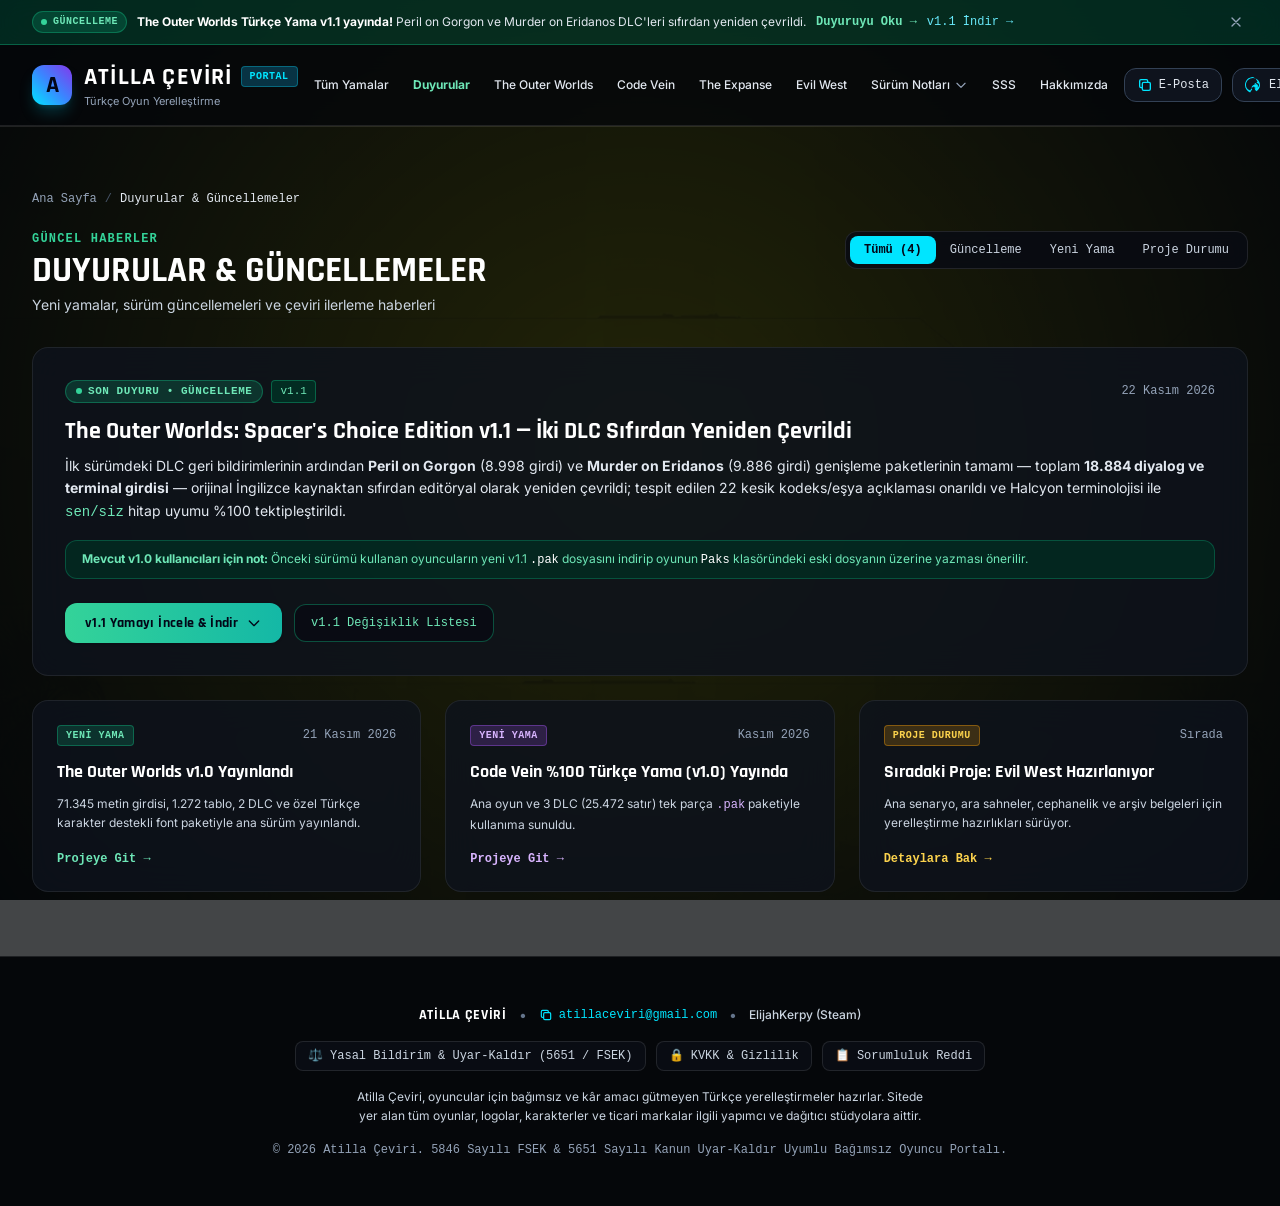
<file: duyurular/index.html>
<!DOCTYPE html>
<html lang="tr" class="scroll-smooth" data-base="../" data-page="duyurular">
<head>
  <meta charset="UTF-8">
  <meta name="viewport" content="width=device-width, initial-scale=1.0">
  <title>Duyurular ve Yama Güncellemeleri — Atilla Çeviri</title>
  <meta name="description" content="Atilla Çeviri duyuru ve güncelleme arşivi: The Outer Worlds v1.1 DLC yeniden çevirisi, yeni Türkçe oyun yamaları, sürüm notları ve proje haberleri.">
  <meta name="robots" content="index, follow, max-image-preview:large, max-snippet:-1">
  <link rel="icon" type="image/svg+xml" href="../favicon.svg">
  <link rel="canonical" href="https://atillaceviri.github.io/duyurular/">
  <link rel="alternate" hreflang="tr" href="https://atillaceviri.github.io/duyurular/">
  <link rel="alternate" hreflang="x-default" href="https://atillaceviri.github.io/duyurular/">
  <meta name="theme-color" content="#05070a">

  <!-- Open Graph / Social Media & Forum Link Previews -->
  <meta property="og:type" content="website">
  <meta property="og:locale" content="tr_TR">
  <meta property="og:site_name" content="Atilla Çeviri">
  <meta property="og:title" content="Duyurular ve Yama Güncellemeleri — Atilla Çeviri">
  <meta property="og:description" content="Yeni Türkçe yamalar, v1.1/v1.0 sürüm güncellemeleri ve devam eden çeviri projelerinden en son haberler.">
  <meta property="og:url" content="https://atillaceviri.github.io/duyurular/">
  <meta property="og:image" content="https://atillaceviri.github.io/images/og_banner.jpg">
  <meta property="og:image:width" content="1200">
  <meta property="og:image:height" content="630">
  <meta property="og:image:type" content="image/jpeg">
  <meta property="og:image:alt" content="Atilla Çeviri Duyurular ve Türkçe Yama Güncellemeleri">
  <meta name="twitter:card" content="summary_large_image">
  <meta name="twitter:title" content="Duyurular ve Yama Güncellemeleri — Atilla Çeviri">
  <meta name="twitter:description" content="Yeni Türkçe yamalar, v1.1/v1.0 sürüm güncellemeleri ve devam eden çeviri projelerinden en son haberler.">
  <meta name="twitter:image" content="https://atillaceviri.github.io/images/og_banner.jpg">
  <meta name="twitter:image:alt" content="Atilla Çeviri Duyurular ve Türkçe Yama Güncellemeleri">

  <!-- Schema.org Structured Data -->
  <script type="application/ld+json">
{
  "@context": "https://schema.org",
  "@graph": [
    {
      "@type": "Organization",
      "@id": "https://atillaceviri.github.io/#organization",
      "name": "Atilla Çeviri",
      "url": "https://atillaceviri.github.io/",
      "email": "atillaceviri@gmail.com",
      "logo": {
        "@type": "ImageObject",
        "url": "https://atillaceviri.github.io/images/og_banner.jpg",
        "width": 1200,
        "height": 630
      },
      "sameAs": [
        "https://github.com/atillaceviri",
        "https://steamcommunity.com/profiles/76561198267659119/"
      ]
    },
    {
      "@type": "CollectionPage",
      "name": "Duyurular & Güncellemeler — Atilla Çeviri",
      "description": "Atilla Çeviri Türkçe oyun yamaları için sürüm güncellemeleri ve resmi proje duyuruları arşivi.",
      "url": "https://atillaceviri.github.io/duyurular/",
      "inLanguage": "tr-TR",
      "publisher": {
        "@id": "https://atillaceviri.github.io/#organization"
      }
    },
    {
      "@type": "BreadcrumbList",
      "itemListElement": [
        {
          "@type": "ListItem",
          "position": 1,
          "name": "Ana Sayfa",
          "item": "https://atillaceviri.github.io/"
        },
        {
          "@type": "ListItem",
          "position": 2,
          "name": "Duyurular & Güncellemeler",
          "item": "https://atillaceviri.github.io/duyurular/"
        }
      ]
    }
  ]
}
  </script>

  <!-- Google Fonts (non-blocking) -->
  <link rel="preconnect" href="https://fonts.googleapis.com">
  <link rel="preconnect" href="https://fonts.gstatic.com" crossorigin>
  <link rel="preload" as="style" href="https://fonts.googleapis.com/css2?family=Inter:wght@400;500;600;700;800&family=Rajdhani:wght@600;700;800&display=swap" onload="this.onload=null;this.rel='stylesheet'">
  <noscript><link rel="stylesheet" href="https://fonts.googleapis.com/css2?family=Inter:wght@400;500;600;700;800&family=Rajdhani:wght@600;700;800&display=swap"></noscript>

  <!-- Compiled Tailwind CSS -->
  <link rel="stylesheet" href="../styles.css">

  <style>
    /* Real Game Wallpaper Dynamic Engine */
    .bg-layer {
      position: fixed;
      inset: 0;
      width: 100%;
      height: 100%;
      background-size: cover;
      background-position: center center;
      background-repeat: no-repeat;
      pointer-events: none;
      z-index: -3;
      opacity: 0;
      transition: opacity 0.8s cubic-bezier(0.4, 0, 0.2, 1), transform 1.2s ease-out;
      transform: scale(1.02);
    }

    /* Cinematic Gamer Dark Vignette Overlay */
    .bg-overlay {
      position: fixed;
      inset: 0;
      background: radial-gradient(circle at center, rgba(5, 7, 10, 0.5) 0%, rgba(5, 7, 10, 0.88) 75%, #05070a 100%);
      pointer-events: none;
      z-index: -2;
    }

    /* Glassmorphism Cards */
    .glass-card {
      background: rgba(14, 19, 29, 0.82);
      backdrop-filter: blur(18px);
      -webkit-backdrop-filter: blur(18px);
      border: 1px solid rgba(255, 255, 255, 0.08);
      transition: all 0.3s cubic-bezier(0.4, 0, 0.2, 1);
    }
    .glass-card:hover {
      border-color: rgba(0, 229, 255, 0.45);
      box-shadow: 0 14px 40px -10px rgba(0, 229, 255, 0.25);
      transform: translateY(-3px);
    }

    .glass-card-dlc:hover {
      border-color: rgba(245, 158, 11, 0.55);
      box-shadow: 0 14px 40px -10px rgba(245, 158, 11, 0.25);
      transform: translateY(-3px);
    }

    .neon-cyan {
      box-shadow: 0 0 25px -3px rgba(0, 229, 255, 0.4);
    }

    /* Lightbox Modal */
    .lightbox-modal {
      display: none;
      position: fixed;
      inset: 0;
      z-index: 100;
      background: rgba(0, 0, 0, 0.94);
      backdrop-filter: blur(12px);
      align-items: center;
      justify-content: center;
    }
    .lightbox-modal.active {
      display: flex;
    }
  </style>
  <!-- Privacy-friendly Web Analytics (GoatCounter - 0 Cookies / KVKK & GDPR Compliant) -->
  <script data-goatcounter="https://elijahkerpy.goatcounter.com/count" async src="//gc.zgo.at/count.js"></script>
</head>
<body class="min-h-screen flex flex-col font-sans text-slate-100 selection:bg-brand-cyan selection:text-black">

  <div id="bg-portal" class="bg-layer" style="background-image: url('../images/bg_cyberpunk.webp'); opacity: 1; transform: scale(1.0);"></div>
  <div class="bg-overlay"></div>

  <!-- TOP ANNOUNCEMENT BAR (Dismissible per LATEST_ANNOUNCEMENT_ID) -->
  <div id="top-announcement-bar" data-ann-id="2026-11-22-tow-v11" class="relative z-50 bg-emerald-950/90 border-b border-emerald-500/40 backdrop-blur-md text-xs text-slate-200">
    <div class="max-w-7xl mx-auto px-4 sm:px-6 lg:px-8 py-2.5 flex items-center justify-between gap-3">
      <div class="flex items-center gap-2.5 flex-wrap">
        <span class="inline-flex items-center gap-1.5 px-2 py-0.5 rounded-full bg-emerald-500/20 border border-emerald-500/40 text-emerald-300 text-[10px] font-mono font-bold uppercase tracking-wider shrink-0">
          <span class="w-1.5 h-1.5 rounded-full bg-emerald-400 animate-pulse"></span>
          <span>GÜNCELLEME</span>
        </span>
        <span><strong class="text-white">The Outer Worlds Türkçe Yama v1.1 yayında!</strong> Peril on Gorgon ve Murder on Eridanos DLC'leri sıfırdan yeniden çevrildi.</span>
        <a href="../duyurular/" onclick="markAnnouncementsSeen()" class="text-emerald-300 hover:text-white font-mono font-bold transition">Duyuruyu Oku →</a>
        <a href="../outer-worlds/" class="hidden sm:inline text-cyan-300 hover:text-white font-mono transition">v1.1 İndir →</a>
      </div>
      <button type="button" onclick="dismissTopAnnouncement()" aria-label="Duyuruyu Kapat" title="Bu duyuruyu gizle" class="p-1 rounded-lg hover:bg-white/5 text-slate-400 hover:text-white transition shrink-0 cursor-pointer">
        <svg class="w-4 h-4" fill="none" stroke="currentColor" viewBox="0 0 24 24"><path stroke-linecap="round" stroke-linejoin="round" stroke-width="2" d="M6 18L18 6M6 6l12 12"/></svg>
      </button>
    </div>
  </div>

  <!-- NAVBAR -->
  <header class="sticky top-0 z-50 backdrop-blur-md bg-dark-950/95 border-b border-white/10 transition-colors">
    <div class="max-w-7xl mx-auto px-4 sm:px-6 lg:px-8 h-20 flex items-center justify-between gap-4">
      
      <!-- Brand Logo -->
      <a href="../" class="flex items-center gap-3 shrink-0 group">
        <div class="w-10 h-10 rounded-xl bg-gradient-to-tr from-brand-cyan via-brand-blue to-brand-violet flex items-center justify-center text-slate-950 font-bold font-display text-2xl shadow-lg shadow-cyan-500/25 group-hover:scale-105 transition shrink-0">
          A
        </div>
        <div class="whitespace-nowrap">
          <div class="flex items-center gap-2">
            <span class="font-display font-extrabold text-2xl tracking-wider text-white">ATİLLA ÇEVİRİ</span>
            <span class="text-[10px] uppercase tracking-wider px-2 py-0.5 rounded bg-cyan-950 border border-cyan-500/40 text-brand-cyan font-bold font-mono">PORTAL</span>
          </div>
          <p class="text-[11px] text-slate-400">Türkçe Oyun Yerelleştirme</p>
        </div>
      </a>
      
      <!-- Clean Single-Line Nav Links -->
      <nav class="hidden lg:flex items-center gap-3 xl:gap-6 text-xs font-medium text-slate-200 whitespace-nowrap">
        <a href="../#yamalar" class="hover:text-brand-cyan transition">Tüm Yamalar</a>
        <a href="../duyurular/" onclick="markAnnouncementsSeen()" class="text-emerald-300 font-bold transition flex items-center gap-1.5">
          <span>Duyurular</span>
          <span id="nav-ann-badge" class="inline-flex items-center gap-1 text-[10px] font-mono px-1.5 py-0.5 rounded-full bg-emerald-500/20 text-emerald-300 border border-emerald-500/40">
            <span class="w-1.5 h-1.5 rounded-full bg-emerald-400 animate-pulse"></span>
            <span>YENİ</span>
          </span>
        </a>
        <a href="../outer-worlds/" class="hover:text-emerald-400 transition">The Outer Worlds</a>
        <a href="../code-vein/" class="hover:text-purple-400 transition">Code Vein</a>
        <a href="../the-expanse/" class="hover:text-brand-cyan transition">The Expanse</a>
        <a href="../evil-west/" class="hover:text-amber-400 transition">Evil West</a>
        <div class="relative group">
          <button type="button" class="hover:text-brand-cyan transition flex items-center gap-1 py-1">
            <span>Sürüm Notları</span>
            <svg class="w-3.5 h-3.5 text-slate-400 group-hover:text-cyan-400 transition" fill="none" stroke="currentColor" viewBox="0 0 24 24"><path stroke-linecap="round" stroke-linejoin="round" stroke-width="2" d="M19 9l-7 7-7-7"/></svg>
          </button>
          <div class="absolute left-0 top-full pt-1 hidden group-hover:block z-50">
            <div class="glass-card rounded-xl p-2 min-w-[235px] shadow-2xl border border-white/10 space-y-1">
              <a href="../outer-worlds/#outerworlds-surum-notlari" class="flex items-center justify-between px-3 py-2 rounded-lg hover:bg-emerald-950/60 text-xs text-slate-200 hover:text-emerald-300 transition">
                <span>The Outer Worlds (v1.1)</span>
                <span class="text-[10px] font-mono text-emerald-400 bg-emerald-950 px-1.5 py-0.5 rounded border border-emerald-800">7 Not</span>
              </a>
              <a href="../code-vein/#codevein-surum-notlari" class="flex items-center justify-between px-3 py-2 rounded-lg hover:bg-purple-950/60 text-xs text-slate-200 hover:text-purple-300 transition">
                <span>Code Vein (v1.0)</span>
                <span class="text-[10px] font-mono text-purple-400 bg-purple-950 px-1.5 py-0.5 rounded border border-purple-800">6 Not</span>
              </a>
              <a href="../the-expanse/#expanse-surum-notlari" class="flex items-center justify-between px-3 py-2 rounded-lg hover:bg-cyan-950/60 text-xs text-slate-200 hover:text-cyan-300 transition">
                <span>The Expanse (v1.0)</span>
                <span class="text-[10px] font-mono text-cyan-400 bg-cyan-950 px-1.5 py-0.5 rounded border border-cyan-800">5 Not</span>
              </a>
            </div>
          </div>
        </div>
        <a href="../#sss" class="hover:text-brand-cyan transition">SSS</a>
        <a href="../#hakkinda" class="hover:text-brand-cyan transition">Hakkımızda</a>
      </nav>

      <!-- Contact CTA Group -->
      <div class="flex items-center gap-2.5 shrink-0">
        <button type="button" onclick="copyEmail(event, this)" aria-label="E-Posta Adresini Kopyala (atillaceviri@gmail.com)" title="E-Posta Adresini Kopyala (atillaceviri@gmail.com)" class="p-2 sm:px-3 sm:py-2 rounded-xl border border-slate-700 bg-dark-850 hover:bg-dark-800 text-slate-200 text-xs sm:text-sm font-medium transition hover:border-brand-cyan/60 hover:text-white shadow-sm flex items-center gap-1.5 cursor-pointer">
          <svg aria-hidden="true" class="w-4 h-4 text-brand-cyan shrink-0" fill="none" stroke="currentColor" viewBox="0 0 24 24"><path stroke-linecap="round" stroke-linejoin="round" stroke-width="2" d="M8 16H6a2 2 0 01-2-2V6a2 2 0 012-2h8a2 2 0 012 2v2m-6 12h8a2 2 0 002-2v-8a2 2 0 00-2-2h-8a2 2 0 00-2 2v8a2 2 0 002 2z"/></svg>
          <span class="btn-label hidden sm:inline font-mono text-xs">E-Posta</span>
        </button>
        <a href="https://steamcommunity.com/profiles/76561198267659119/" target="_blank" rel="noopener" aria-label="Steam Profili (ElijahKerpy)" title="Steam Profili (ElijahKerpy)" class="flex items-center gap-2 px-3 py-2 rounded-xl border border-slate-700 bg-dark-850 hover:bg-dark-800 text-slate-200 text-xs sm:text-sm font-medium transition hover:border-brand-cyan/60 hover:text-white shadow-sm whitespace-nowrap">
          <svg aria-hidden="true" class="w-4 h-4 fill-current text-brand-cyan shrink-0" viewBox="0 0 24 24">
            <path d="M12 0C5.373 0 0 5.373 0 12c0 5.084 3.163 9.426 7.627 11.174l3.197-4.662a4.47 4.47 0 01-.824-2.512c0-2.485 2.015-4.5 4.5-4.5.347 0 .684.04 1.008.115l3.208-4.678A11.942 11.942 0 0012 0zm4.5 9c-1.381 0-2.5 1.119-2.5 2.5 0 .385.089.749.246 1.074l-2.029 2.959a4.49 4.49 0 01-1.217-.133l-3.327 4.852C3.125 18.73 1.5 15.565 1.5 12c0-5.799 4.701-10.5 10.5-10.5S22.5 6.201 22.5 12c0 4.095-2.348 7.641-5.753 9.387l-2.457-3.585A4.478 4.478 0 0116.5 16.5c2.485 0 4.5-2.015 4.5-4.5S18.985 9 16.5 9zm0 1.5c1.657 0 3 1.343 3 3s-1.343 3-3 3-3-1.343-3-3 1.343-3 3-3z"/>
          </svg>
          <span class="font-mono text-xs hidden sm:inline">ElijahKerpy</span>
        </a>
        <!-- Mobile Hamburger Menu Toggle -->
        <button type="button" id="mobile-menu-btn" onclick="toggleMobileMenu()" aria-label="Menüyü Aç/Kapat" aria-expanded="false" class="lg:hidden p-2 rounded-xl border border-slate-700 bg-dark-850 hover:bg-dark-800 hover:border-brand-cyan/60 text-slate-200 hover:text-white transition cursor-pointer">
          <svg id="icon-menu-open" class="w-5 h-5" fill="none" stroke="currentColor" viewBox="0 0 24 24"><path stroke-linecap="round" stroke-linejoin="round" stroke-width="2" d="M4 6h16M4 12h16M4 18h16"/></svg>
          <svg id="icon-menu-close" class="w-5 h-5 hidden" fill="none" stroke="currentColor" viewBox="0 0 24 24"><path stroke-linecap="round" stroke-linejoin="round" stroke-width="2" d="M6 18L18 6M6 6l12 12"/></svg>
        </button>
      </div>
    </div>

    <!-- Mobile Navigation Drawer -->
    <div id="mobile-menu" class="hidden lg:hidden border-t border-white/10 bg-dark-950/95 backdrop-blur-xl">
      <div class="max-w-7xl mx-auto px-4 py-4 space-y-2 text-sm font-medium">
        <a href="../duyurular/" onclick="closeMobileMenu(); markAnnouncementsSeen()" class="flex items-center justify-between px-3.5 py-2.5 rounded-xl bg-emerald-950/40 border border-emerald-500/30 text-emerald-300 transition">
          <span>Duyurular & Güncellemeler</span>
          <span id="mobile-ann-badge" class="text-[10px] font-mono px-2 py-0.5 rounded-full bg-emerald-500/20 border border-emerald-500/40 text-emerald-300">YENİ • 22 Kas</span>
        </a>
        <a href="../#yamalar" onclick="closeMobileMenu()" class="block px-3.5 py-2.5 rounded-xl hover:bg-white/5 text-slate-200 transition">Tüm Yamalar (Katalog)</a>
        <a href="../outer-worlds/" onclick="closeMobileMenu()" class="flex items-center justify-between px-3.5 py-2.5 rounded-xl hover:bg-emerald-950/60 text-emerald-300 transition">
          <span>The Outer Worlds: Spacer's Choice</span>
          <span class="text-[10px] font-mono px-2 py-0.5 rounded-full bg-emerald-500/20 border border-emerald-500/40">YENİ • v1.1</span>
        </a>
        <a href="../code-vein/" onclick="closeMobileMenu()" class="flex items-center justify-between px-3.5 py-2.5 rounded-xl hover:bg-purple-950/40 text-purple-300 transition">
          <span>Code Vein</span>
          <span class="text-[10px] font-mono px-2 py-0.5 rounded-full bg-purple-950 border border-purple-500/30">v1.0</span>
        </a>
        <a href="../the-expanse/" onclick="closeMobileMenu()" class="flex items-center justify-between px-3.5 py-2.5 rounded-xl hover:bg-cyan-950/40 text-cyan-300 transition">
          <span>The Expanse: A Telltale Series</span>
          <span class="text-[10px] font-mono px-2 py-0.5 rounded-full bg-cyan-950 border border-cyan-500/30">v1.0</span>
        </a>
        <a href="../evil-west/" onclick="closeMobileMenu()" class="flex items-center justify-between px-3.5 py-2.5 rounded-xl hover:bg-amber-950/40 text-amber-300 transition">
          <span>Evil West</span>
          <span class="text-[10px] font-mono px-2 py-0.5 rounded-full bg-amber-950 border border-amber-500/30">Sırada</span>
        </a>
        <div class="pt-2 mt-2 border-t border-white/10 grid grid-cols-3 gap-2 text-xs font-mono">
          <a href="../outer-worlds/#outerworlds-surum-notlari" onclick="closeMobileMenu()" class="px-2 py-2 rounded-lg bg-dark-900 border border-white/10 text-slate-300 text-center">Sürüm Notları</a>
          <a href="../#sss" onclick="closeMobileMenu()" class="px-2 py-2 rounded-lg bg-dark-900 border border-white/10 text-slate-300 text-center">SSS</a>
          <a href="../#hakkinda" onclick="closeMobileMenu()" class="px-2 py-2 rounded-lg bg-dark-900 border border-white/10 text-slate-300 text-center">Hakkımızda</a>
        </div>
      </div>
    </div>
  </header>

  <main class="flex-1">
    <!-- SECTION 0.5: DUYURULAR & GÜNCELLEMELER
         Yeni duyuru eklemek için:
         1) Alttaki script içinde LATEST_ANNOUNCEMENT_ID değerini yeni benzersiz ID ile değiştirin (örn. '2026-12-01-yeni-yazi').
         2) Sayfa başındaki #top-announcement-bar metnini ve data-ann-id özelliğini güncelleyin.
         3) Öne çıkan duyuru kartını güncelleyip önceki duyuruyu 3 sütunlu arşive ekleyin.
    -->
    <section id="duyurular" class="py-16 border-t border-white/10 bg-dark-950/75">
      <div class="max-w-7xl mx-auto px-4 sm:px-6 lg:px-8">
      <nav aria-label="Sayfa Yolu" class="mb-6 flex flex-wrap items-center gap-2 text-xs font-mono text-slate-400">
        <a href="../" class="hover:text-brand-cyan transition">Ana Sayfa</a>
        <span class="text-slate-600">/</span>
        <span class="text-slate-200">Duyurular & Güncellemeler</span>
      </nav>
        <div class="flex flex-col md:flex-row md:items-end justify-between mb-8 gap-4">
          <div>
            <p class="text-xs font-bold text-emerald-400 uppercase tracking-widest font-mono">GÜNCEL HABERLER</p>
            <h1 class="mt-1 text-3xl sm:text-4xl font-display font-bold text-white uppercase">Duyurular & Güncellemeler</h1>
            <p class="mt-1 text-xs sm:text-sm text-slate-300">Yeni yamalar, sürüm güncellemeleri ve çeviri ilerleme haberleri</p>
          </div>
          <div class="inline-flex flex-wrap p-1 rounded-xl bg-dark-900/90 border border-white/10 backdrop-blur self-start">
            <button type="button" onclick="filterAnnouncements('all')" id="ann-filter-all" class="px-3.5 py-1.5 rounded-lg text-xs font-mono font-bold text-slate-950 bg-brand-cyan transition cursor-pointer">Tümü (4)</button>
            <button type="button" onclick="filterAnnouncements('update')" id="ann-filter-update" class="px-3.5 py-1.5 rounded-lg text-xs font-mono text-slate-300 hover:text-emerald-300 transition cursor-pointer">Güncelleme</button>
            <button type="button" onclick="filterAnnouncements('release')" id="ann-filter-release" class="px-3.5 py-1.5 rounded-lg text-xs font-mono text-slate-300 hover:text-cyan-300 transition cursor-pointer">Yeni Yama</button>
            <button type="button" onclick="filterAnnouncements('status')" id="ann-filter-status" class="px-3.5 py-1.5 rounded-lg text-xs font-mono text-slate-300 hover:text-amber-300 transition cursor-pointer">Proje Durumu</button>
          </div>
        </div>

        <!-- Featured Latest Announcement -->
        <article data-ann-card data-ann-type="update" class="glass-card rounded-2xl p-6 sm:p-8 mb-6 border-emerald-500/50 bg-emerald-950/50">
          <div class="flex flex-wrap items-center justify-between gap-3 mb-3">
            <div class="flex flex-wrap items-center gap-2">
              <span class="inline-flex items-center gap-1.5 px-2.5 py-0.5 rounded-full bg-emerald-500/20 border border-emerald-500/40 text-emerald-300 text-[11px] font-mono font-bold uppercase tracking-wider">
                <span class="w-1.5 h-1.5 rounded-full bg-emerald-400 animate-pulse"></span>
                <span>SON DUYURU • GÜNCELLEME</span>
              </span>
              <span class="text-[11px] font-mono px-2 py-0.5 rounded bg-emerald-950 text-emerald-300 border border-emerald-500/40">v1.1</span>
            </div>
            <span class="text-xs font-mono text-slate-400">22 Kasım 2026</span>
          </div>

          <h2 class="text-xl sm:text-2xl font-display font-bold text-white mb-2">
            The Outer Worlds: Spacer's Choice Edition v1.1 — İki DLC Sıfırdan Yeniden Çevrildi
          </h2>
          <p class="text-sm text-slate-200 leading-relaxed mb-4">
            İlk sürümdeki DLC geri bildirimlerinin ardından <strong>Peril on Gorgon</strong> (8.998 girdi) ve <strong>Murder on Eridanos</strong> (9.886 girdi) genişleme paketlerinin tamamı — toplam <strong>18.884 diyalog ve terminal girdisi</strong> — orijinal İngilizce kaynaktan sıfırdan editöryal olarak yeniden çevrildi; tespit edilen 22 kesik kodeks/eşya açıklaması onarıldı ve Halcyon terminolojisi ile <code class="text-emerald-300 font-mono">sen/siz</code> hitap uyumu %100 tektipleştirildi.
          </p>
          <p class="text-xs text-emerald-300 bg-emerald-950/80 border border-emerald-500/30 rounded-xl px-4 py-2.5 mb-6">
            <strong>Mevcut v1.0 kullanıcıları için not:</strong> Önceki sürümü kullanan oyuncuların yeni v1.1 <code class="text-white font-mono">.pak</code> dosyasını indirip oyunun <code class="text-white font-mono">Paks</code> klasöründeki eski dosyanın üzerine yazması önerilir.
          </p>

          <div class="flex flex-wrap items-center gap-3">
            <a href="../outer-worlds/" class="inline-flex items-center gap-2 px-5 py-2.5 rounded-xl bg-gradient-to-r from-emerald-400 to-teal-500 text-slate-950 font-bold font-display text-sm tracking-wide hover:brightness-110 transition shadow cursor-pointer">
              <span>v1.1 Yamayı İncele & İndir</span>
              <svg class="w-4 h-4" fill="none" stroke="currentColor" viewBox="0 0 24 24"><path stroke-linecap="round" stroke-linejoin="round" stroke-width="2" d="M19 9l-7 7-7-7"/></svg>
            </a>
            <a href="../outer-worlds/#outerworlds-surum-notlari" class="inline-flex items-center gap-2 px-4 py-2.5 rounded-xl bg-dark-900/90 border border-emerald-500/40 text-emerald-300 hover:text-white text-xs font-mono font-medium transition cursor-pointer">
              <span>v1.1 Değişiklik Listesi</span>
            </a>
          </div>
        </article>

        <!-- Recent Announcements Grid -->
        <div class="grid grid-cols-1 md:grid-cols-3 gap-6">
          <article data-ann-card data-ann-type="release" class="glass-card rounded-2xl p-6 flex flex-col justify-between border-emerald-500/30">
            <div>
              <div class="flex items-center justify-between gap-2 mb-3">
                <span class="text-[10px] font-mono font-bold uppercase tracking-wider px-2 py-0.5 rounded bg-emerald-500/20 text-emerald-300 border border-emerald-500/40">YENİ YAMA</span>
                <span class="text-xs font-mono text-slate-400">21 Kasım 2026</span>
              </div>
              <h2 class="text-lg font-display font-bold text-white mb-2">The Outer Worlds v1.0 Yayınlandı</h2>
              <p class="text-xs text-slate-300 leading-relaxed mb-4">
                71.345 metin girdisi, 1.272 tablo, 2 DLC ve özel Türkçe karakter destekli font paketiyle ana sürüm yayınlandı.
              </p>
            </div>
            <a href="../outer-worlds/" class="self-start text-xs font-mono font-bold text-emerald-300 hover:text-white transition cursor-pointer">
              Projeye Git →
            </a>
          </article>

          <article data-ann-card data-ann-type="release" class="glass-card rounded-2xl p-6 flex flex-col justify-between border-purple-500/40">
            <div>
              <div class="flex items-center justify-between gap-2 mb-3">
                <span class="text-[10px] font-mono font-bold uppercase tracking-wider px-2 py-0.5 rounded bg-purple-500/20 text-purple-300 border border-purple-500/40">YENİ YAMA</span>
                <span class="text-xs font-mono text-slate-400">Kasım 2026</span>
              </div>
              <h2 class="text-lg font-display font-bold text-white mb-2">Code Vein %100 Türkçe Yama (v1.0) Yayında</h2>
              <p class="text-xs text-slate-300 leading-relaxed mb-4">
                Ana oyun ve 3 DLC (25.472 satır) tek parça <code class="text-purple-300 font-mono">.pak</code> paketiyle kullanıma sunuldu.
              </p>
            </div>
            <a href="../code-vein/" class="self-start text-xs font-mono font-bold text-purple-300 hover:text-white transition cursor-pointer">
              Projeye Git →
            </a>
          </article>

          <article data-ann-card data-ann-type="status" class="glass-card rounded-2xl p-6 flex flex-col justify-between border-amber-500/40">
            <div>
              <div class="flex items-center justify-between gap-2 mb-3">
                <span class="text-[10px] font-mono font-bold uppercase tracking-wider px-2 py-0.5 rounded bg-amber-500/20 text-amber-300 border border-amber-500/40">PROJE DURUMU</span>
                <span class="text-xs font-mono text-slate-400">Sırada</span>
              </div>
              <h2 class="text-lg font-display font-bold text-white mb-2">Sıradaki Proje: Evil West Hazırlanıyor</h2>
              <p class="text-xs text-slate-300 leading-relaxed mb-4">
                Ana senaryo, ara sahneler, cephanelik ve arşiv belgeleri için yerelleştirme hazırlıkları sürüyor.
              </p>
            </div>
            <a href="../evil-west/" class="self-start text-xs font-mono font-bold text-amber-300 hover:text-white transition cursor-pointer">
              Detaylara Bak →
            </a>
          </article>
        </div>
      </div>
    </section>

  </main>

  <!-- LEGAL & TAKEDOWN MODAL (5846 FSEK / 5651 / 6698 KVKK) -->
  <div id="legal-modal" class="lightbox-modal" onclick="closeLegalModal()">
    <div class="relative max-w-3xl w-full p-6 sm:p-8 glass-card rounded-3xl border border-cyan-500/40 text-left my-8 max-h-[85vh] overflow-y-auto" onclick="event.stopPropagation()">
      <div class="flex items-center justify-between pb-4 border-b border-white/10 mb-6">
        <div class="flex items-center gap-3">
          <div class="w-9 h-9 rounded-xl bg-cyan-950 border border-cyan-500/40 flex items-center justify-center text-brand-cyan text-lg">⚖️</div>
          <div>
            <h2 class="text-xl font-display font-bold text-white uppercase">Yasal Bilgilendirme ve Bildirim İlkeleri</h2>
            <p class="text-xs text-slate-400 font-mono">5846 Sayılı FSEK • 5651 Sayılı Kanun • 6698 Sayılı KVKK</p>
          </div>
        </div>
        <button class="text-slate-400 hover:text-white text-2xl font-bold transition p-1" onclick="closeLegalModal()">&times;</button>
      </div>

      <div class="space-y-6 text-xs sm:text-sm text-slate-300 leading-relaxed font-sans">
        
        <!-- Madde 1 -->
        <div class="p-4 rounded-2xl bg-dark-950/70 border border-white/5 space-y-2">
          <h3 class="font-bold text-white flex items-center gap-2 text-sm">
            <span class="text-brand-cyan">1.</span> 5846 Sayılı FSEK & Fikri Mülkiyet Koruması
          </h3>
          <p class="text-slate-300">
            Atilla Çeviri Portalı üzerinde sunulan yerelleştirme (Türkçe yama) çalışmaları, tamamen bağımsız hayranlar tarafından gönüllü olarak hazırlanmış metin yamalarıdır (mod). Dosyalarımız; oyunların ana çalıştırılabilir dosyalarını (<code class="text-cyan-300">.exe</code> vb.), telif hakkına tabi çekirdek motor kodlarını, ses/video kütüphanelerini veya kopya korumasını aşan (crack/bypass) unsurları <strong>kesinlikle barındırmaz</strong>.
          </p>
          <p class="text-slate-400">
            Yamaların çalışabilmesi için kullanıcının Steam, Epic Games veya yetkili diğer dijital platformlardan satın alınmış yasal ve lisanslı orijinal oyuna sahip olması zorunludur.
          </p>
        </div>

        <!-- Madde 2 -->
        <div class="p-4 rounded-2xl bg-dark-950/70 border border-white/5 space-y-2">
          <h3 class="font-bold text-white flex items-center gap-2 text-sm">
            <span class="text-brand-cyan">2.</span> 5651 Sayılı Kanun ve "Uyar-Kaldır" (Notice & Takedown) Prosedürü
          </h3>
          <p class="text-slate-300">
            Sitemiz, 5651 Sayılı Kanun ve 5846 Sayılı Kanun Ek 4. Maddesi uyarınca <em>"Uyar-Kaldır" (Notice and Takedown)</em> prensibini benimsemiştir. Sitede yer alan herhangi bir içeriğin veya logonun telif haklarını ihlal ettiğini düşünen eser sahibi stüdyolar, yayıncılar veya resmi hukuki temsilciler, hak sahipliği belgeleri ile birlikte bildirim kanalımız üzerinden bizimle iletişime geçebilirler.
          </p>
          <div class="p-3 rounded-xl bg-cyan-950/40 border border-cyan-500/20 text-xs text-cyan-200">
            İletilen hak ihlali talepleri <strong>24 ila 48 saat</strong> içerisinde ivedilikle incelenerek söz konusu içerik ve indirme bağlantıları derhal yayından kaldırılır.
          </div>
        </div>

        <!-- Madde 3 -->
        <div class="p-4 rounded-2xl bg-dark-950/70 border border-white/5 space-y-2">
          <h3 class="font-bold text-white flex items-center gap-2 text-sm">
            <span class="text-brand-cyan">3.</span> 6698 Sayılı KVKK & Gizlilik Güvencesi
          </h3>
          <p class="text-slate-300">
            Bu web sitesi tamamen statik olup üyelik, kayıt formu, reklam çerezi (cookie) veya kullanıcı profilleme pikselleri <strong>kullanmamaktadır</strong>; tarafımızca ziyaretçilere ait hiçbir kişisel veri (ad, soyad, e-posta, telefon) toplanmamakta ve saklanmamaktadır.
          </p>
          <p class="text-slate-400">
            Yalnızca sitenin temel işleyişi kapsamında; barındırma ve güncel indirme sayılarını göstermek için <strong>GitHub Pages / GitHub API</strong>, çerezsiz ve anonim sayfa görüntülenme istatistiği için KVKK/GDPR uyumlu <strong>GoatCounter</strong>, yazı tipleri için ise <strong>Google Fonts</strong> altyapıları kullanılmaktadır. Bu servis sağlayıcılarına tarayıcınızın standart HTTP bağlantı bilgileri (IP adresi ve tarayıcı üstbilgisi) teknik olarak iletilir.
          </p>
        </div>

        <!-- Madde 4 -->
        <div class="p-4 rounded-2xl bg-dark-950/70 border border-white/5 space-y-2">
          <h3 class="font-bold text-white flex items-center gap-2 text-sm">
            <span class="text-brand-cyan">4.</span> Ticari Kazanç Yasağı ve Sorumluluk Reddi
          </h3>
          <p class="text-slate-300">
            Atilla Çeviri bünyesinde üretilen hiçbir içerikten ücret talep edilmez; bağış zorunluluğu veya abonelik sistemi bulunmaz. Yamalar ücretsiz ve "olduğu gibi" (as-is) sunulmakta olup, olası oyun güncellemeleri veya sistem uyumsuzluklarına karşı kullanıcıların orijinal oyun dosyalarını yedeklemeleri tavsiye edilir.
          </p>
        </div>

      </div>

      <!-- Action Footer -->
      <div class="mt-6 pt-4 border-t border-white/10 flex flex-col sm:flex-row items-center justify-between gap-4">
        <div class="flex flex-wrap items-center gap-4 text-xs font-mono">
          <button type="button" onclick="copyEmail(event, this)" class="inline-flex items-center gap-1.5 text-brand-cyan hover:underline cursor-pointer">
            <svg class="w-4 h-4" fill="none" stroke="currentColor" viewBox="0 0 24 24"><path stroke-linecap="round" stroke-linejoin="round" stroke-width="2" d="M8 16H6a2 2 0 01-2-2V6a2 2 0 012-2h8a2 2 0 012 2v2m-6 12h8a2 2 0 002-2v-8a2 2 0 00-2-2h-8a2 2 0 00-2 2v8a2 2 0 002 2z"/></svg>
            <span class="btn-label">atillaceviri@gmail.com</span>
            <span class="text-[10px] text-slate-400 font-mono">(Kopyala)</span>
          </button>
          <a href="https://steamcommunity.com/profiles/76561198267659119/" target="_blank" rel="noopener" class="inline-flex items-center gap-1 text-slate-300 hover:text-white hover:underline">
            <span>Steam Profili &rarr;</span>
          </a>
        </div>
        <button type="button" onclick="closeLegalModal()" class="px-5 py-2 rounded-xl bg-dark-900 border border-white/20 hover:border-brand-cyan text-white text-xs font-medium transition">
          Anladım, Kapat
        </button>
      </div>

    </div>
  </div>

  <!-- FOOTER -->
  <footer class="border-t border-white/10 bg-dark-950 py-12 text-center">
    <div class="max-w-4xl mx-auto px-4">
      <div class="flex flex-wrap items-center justify-center gap-3 mb-3 text-sm">
        <span class="font-display font-bold tracking-wider text-white">ATİLLA ÇEVİRİ</span>
        <span class="text-slate-500">•</span>
        <button type="button" onclick="copyEmail(event, this)" title="E-Postayı Kopyala" class="text-brand-cyan hover:underline font-mono text-xs flex items-center gap-1.5 cursor-pointer">
          <svg class="w-3.5 h-3.5" fill="none" stroke="currentColor" viewBox="0 0 24 24"><path stroke-linecap="round" stroke-linejoin="round" stroke-width="2" d="M8 16H6a2 2 0 01-2-2V6a2 2 0 012-2h8a2 2 0 012 2v2m-6 12h8a2 2 0 002-2v-8a2 2 0 00-2-2h-8a2 2 0 00-2 2v8a2 2 0 002 2z"/></svg>
          <span class="btn-label">atillaceviri@gmail.com</span>
        </button>
        <span class="text-slate-500">•</span>
        <a href="https://steamcommunity.com/profiles/76561198267659119/" target="_blank" rel="noopener" class="text-slate-300 hover:text-white hover:underline text-xs font-medium">ElijahKerpy (Steam)</a>
      </div>

      <!-- Legal Links Buttons -->
      <div class="flex flex-wrap items-center justify-center gap-2.5 my-4">
        <button type="button" onclick="openLegalModal()" class="inline-flex items-center gap-1.5 px-3 py-1.5 rounded-lg bg-dark-900 border border-white/10 hover:border-cyan-500/50 text-slate-300 hover:text-white text-xs font-mono transition">
          <span>⚖️ Yasal Bildirim & Uyar-Kaldır (5651 / FSEK)</span>
        </button>
        <button type="button" onclick="openLegalModal()" class="inline-flex items-center gap-1.5 px-3 py-1.5 rounded-lg bg-dark-900 border border-white/10 hover:border-cyan-500/50 text-slate-300 hover:text-white text-xs font-mono transition">
          <span>🔒 KVKK & Gizlilik</span>
        </button>
        <button type="button" onclick="openLegalModal()" class="inline-flex items-center gap-1.5 px-3 py-1.5 rounded-lg bg-dark-900 border border-white/10 hover:border-cyan-500/50 text-slate-300 hover:text-white text-xs font-mono transition">
          <span>📋 Sorumluluk Reddi</span>
        </button>
      </div>

      <p class="text-xs text-slate-300 max-w-xl mx-auto leading-relaxed">
        Atilla Çeviri, oyuncular için bağımsız ve kâr amacı gütmeyen Türkçe yerelleştirmeler hazırlar. 
        Sitede yer alan tüm oyunlar, logolar, karakterler ve ticari markalar ilgili yapımcı ve dağıtıcı stüdyolara aittir.
      </p>
      <p class="text-xs text-slate-400 mt-4 font-mono">
        © 2026 Atilla Çeviri. 5846 Sayılı FSEK & 5651 Sayılı Kanun Uyar-Kaldır Uyumlu Bağımsız Oyuncu Portalı.
      </p>
    </div>
  </footer>


  <script src="../assets/site.js" defer></script>

  <!-- BACK TO TOP FLOATING BUTTON -->
  <button type="button" id="back-to-top" onclick="scrollToTop()" title="Yukarı Çık" aria-label="Yukarı Çık" class="fixed bottom-6 right-6 z-40 w-12 h-12 rounded-2xl glass-card border border-cyan-500/40 bg-dark-900/90 hover:border-brand-cyan text-brand-cyan hover:text-white flex items-center justify-center shadow-2xl transition-all duration-300 opacity-0 translate-y-4 pointer-events-none cursor-pointer">
    <svg class="w-5 h-5" fill="none" stroke="currentColor" viewBox="0 0 24 24"><path stroke-linecap="round" stroke-linejoin="round" stroke-width="2.5" d="M5 15l7-7 7 7"/></svg>
  </button>

  <!-- FLOATING TOAST NOTIFICATION -->
  <div id="toast" class="fixed bottom-20 right-6 z-50 transform translate-y-28 opacity-0 transition-all duration-300 pointer-events-none glass-card border border-cyan-500/50 px-5 py-3.5 rounded-2xl shadow-2xl flex items-center gap-3 text-xs sm:text-sm text-white">
    <div class="w-8 h-8 rounded-xl bg-cyan-500/20 text-brand-cyan flex items-center justify-center shrink-0">
      <svg class="w-4 h-4" fill="none" stroke="currentColor" viewBox="0 0 24 24"><path stroke-linecap="round" stroke-linejoin="round" stroke-width="2.5" d="M5 13l4 4L19 7"/></svg>
    </div>
    <div>
      <span class="font-bold font-mono text-cyan-300">atillaceviri@gmail.com</span>
      <span class="text-slate-300 block text-xs">Adres panoya kopyalandı!</span>
    </div>
    <a href="https://mail.google.com/mail/?view=cm&fs=1&to=atillaceviri@gmail.com" target="_blank" rel="noopener" class="pointer-events-auto ml-2 px-3 py-1.5 rounded-lg bg-cyan-950/80 border border-cyan-500/40 text-cyan-300 hover:text-white hover:bg-cyan-900 text-xs font-mono transition flex items-center gap-1 shadow">
      <span>Gmail'de Aç</span>
      <svg class="w-3 h-3" fill="none" stroke="currentColor" viewBox="0 0 24 24"><path stroke-linecap="round" stroke-linejoin="round" stroke-width="2" d="M10 6H6a2 2 0 00-2 2v10a2 2 0 002 2h10a2 2 0 002-2v-4M14 4h6m0 0v6m0-6L10 14"/></svg>
    </a>
  </div>
</file>
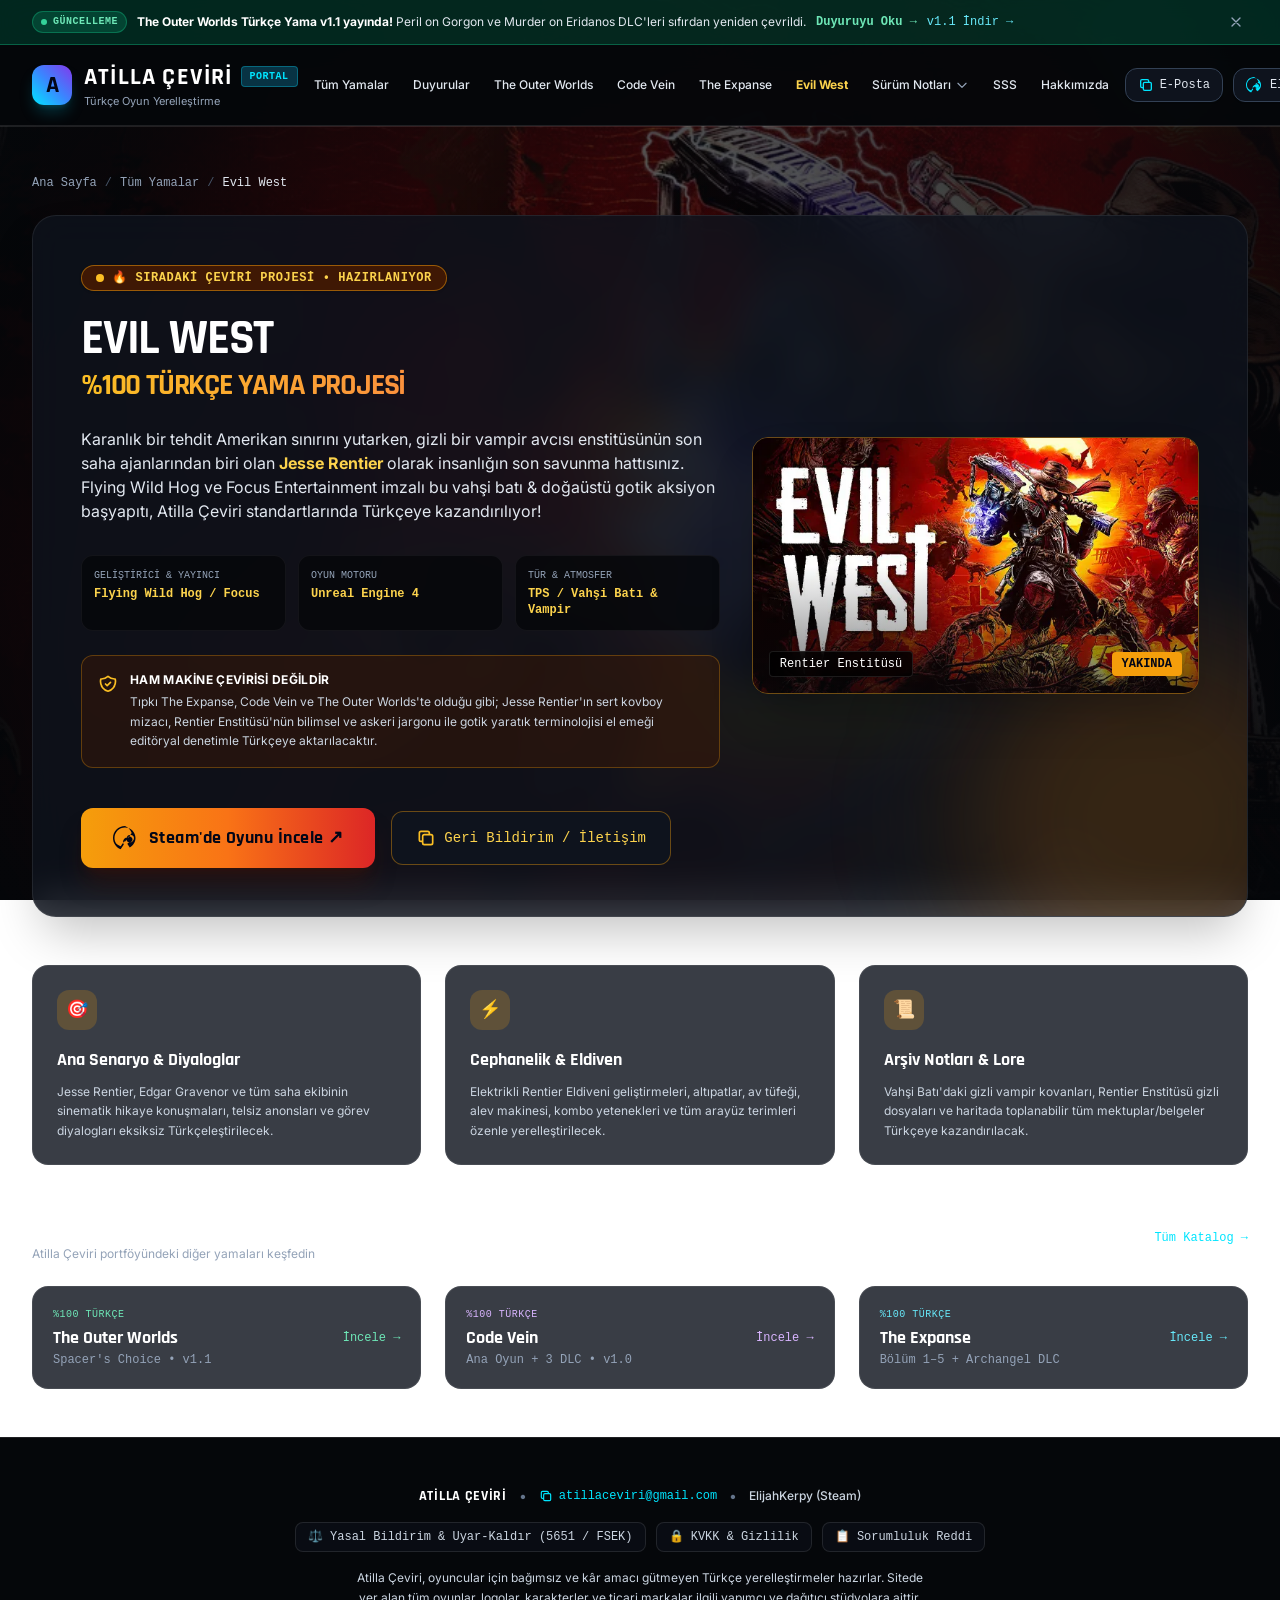
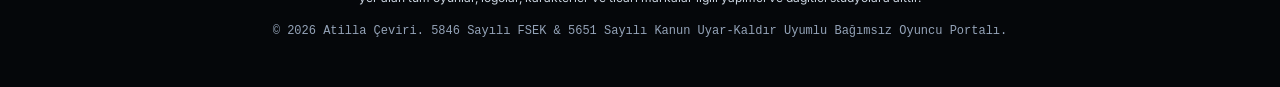
<file: evil-west/index.html>
<!DOCTYPE html>
<html lang="tr" class="scroll-smooth" data-base="../" data-page="evil-west">
<head>
  <meta charset="UTF-8">
  <meta name="viewport" content="width=device-width, initial-scale=1.0">
  <title>Evil West Türkçe Yama Projesi (Yakında) — Atilla Çeviri</title>
  <meta name="description" content="Evil West %100 Türkçe yama geliştirme sayfası. Ana senaryo, diyaloglar, Rentier Eldiveni cephaneliği ve tüm arşiv belgeleri çok yakında ücretsiz.">
  <meta name="robots" content="index, follow, max-image-preview:large, max-snippet:-1">
  <link rel="icon" type="image/svg+xml" href="../favicon.svg">
  <link rel="canonical" href="https://atillaceviri.github.io/evil-west/">
  <link rel="alternate" hreflang="tr" href="https://atillaceviri.github.io/evil-west/">
  <link rel="alternate" hreflang="x-default" href="https://atillaceviri.github.io/evil-west/">
  <meta name="theme-color" content="#05070a">

  <!-- Open Graph / Social Media & Forum Link Previews -->
  <meta property="og:type" content="website">
  <meta property="og:locale" content="tr_TR">
  <meta property="og:site_name" content="Atilla Çeviri">
  <meta property="og:title" content="Evil West %100 Türkçe Yama Projesi (Yakında)">
  <meta property="og:description" content="Atilla Çeviri'nin sıradaki yerelleştirme projesi: Evil West ana hikâye, silah geliştirmeleri ve arşiv metinleriyle hazırlanıyor.">
  <meta property="og:url" content="https://atillaceviri.github.io/evil-west/">
  <meta property="og:image" content="https://atillaceviri.github.io/images/og_evilwest.jpg">
  <meta property="og:image:width" content="1200">
  <meta property="og:image:height" content="630">
  <meta property="og:image:type" content="image/jpeg">
  <meta property="og:image:alt" content="Evil West %100 Türkçe Yama Projesi">
  <meta name="twitter:card" content="summary_large_image">
  <meta name="twitter:title" content="Evil West %100 Türkçe Yama Projesi (Yakında)">
  <meta name="twitter:description" content="Atilla Çeviri'nin sıradaki yerelleştirme projesi: Evil West ana hikâye, silah geliştirmeleri ve arşiv metinleriyle hazırlanıyor.">
  <meta name="twitter:image" content="https://atillaceviri.github.io/images/og_evilwest.jpg">
  <meta name="twitter:image:alt" content="Evil West %100 Türkçe Yama Projesi">

  <!-- Schema.org Structured Data -->
  <script type="application/ld+json">
{
  "@context": "https://schema.org",
  "@graph": [
    {
      "@type": "Organization",
      "@id": "https://atillaceviri.github.io/#organization",
      "name": "Atilla Çeviri",
      "url": "https://atillaceviri.github.io/",
      "email": "atillaceviri@gmail.com",
      "logo": {
        "@type": "ImageObject",
        "url": "https://atillaceviri.github.io/images/og_banner.jpg",
        "width": 1200,
        "height": 630
      },
      "sameAs": [
        "https://github.com/atillaceviri",
        "https://steamcommunity.com/profiles/76561198267659119/"
      ]
    },
    {
      "@type": "WebPage",
      "name": "Evil West Türkçe Yama Projesi — Atilla Çeviri",
      "description": "Evil West %100 Türkçe yama projesi geliştirme sayfası: ana senaryo, diyaloglar, Rentier Eldiveni cephaneliği ve tüm arşiv belgeleri.",
      "url": "https://atillaceviri.github.io/evil-west/",
      "inLanguage": "tr-TR",
      "dateModified": "2026-11-22",
      "primaryImageOfPage": "https://atillaceviri.github.io/images/og_evilwest.jpg",
      "publisher": {
        "@id": "https://atillaceviri.github.io/#organization"
      }
    },
    {
      "@type": "BreadcrumbList",
      "itemListElement": [
        {
          "@type": "ListItem",
          "position": 1,
          "name": "Ana Sayfa",
          "item": "https://atillaceviri.github.io/"
        },
        {
          "@type": "ListItem",
          "position": 2,
          "name": "Tüm Yamalar",
          "item": "https://atillaceviri.github.io/#yamalar"
        },
        {
          "@type": "ListItem",
          "position": 3,
          "name": "Evil West Türkçe Yama",
          "item": "https://atillaceviri.github.io/evil-west/"
        }
      ]
    }
  ]
}
  </script>

  <!-- Google Fonts (non-blocking) -->
  <link rel="preconnect" href="https://fonts.googleapis.com">
  <link rel="preconnect" href="https://fonts.gstatic.com" crossorigin>
  <link rel="preload" as="style" href="https://fonts.googleapis.com/css2?family=Inter:wght@400;500;600;700;800&family=Rajdhani:wght@600;700;800&display=swap" onload="this.onload=null;this.rel='stylesheet'">
  <noscript><link rel="stylesheet" href="https://fonts.googleapis.com/css2?family=Inter:wght@400;500;600;700;800&family=Rajdhani:wght@600;700;800&display=swap"></noscript>

  <!-- Compiled Tailwind CSS -->
  <link rel="stylesheet" href="../styles.css">

  <style>
    /* Real Game Wallpaper Dynamic Engine */
    .bg-layer {
      position: fixed;
      inset: 0;
      width: 100%;
      height: 100%;
      background-size: cover;
      background-position: center center;
      background-repeat: no-repeat;
      pointer-events: none;
      z-index: -3;
      opacity: 0;
      transition: opacity 0.8s cubic-bezier(0.4, 0, 0.2, 1), transform 1.2s ease-out;
      transform: scale(1.02);
    }

    /* Cinematic Gamer Dark Vignette Overlay */
    .bg-overlay {
      position: fixed;
      inset: 0;
      background: radial-gradient(circle at center, rgba(5, 7, 10, 0.5) 0%, rgba(5, 7, 10, 0.88) 75%, #05070a 100%);
      pointer-events: none;
      z-index: -2;
    }

    /* Glassmorphism Cards */
    .glass-card {
      background: rgba(14, 19, 29, 0.82);
      backdrop-filter: blur(18px);
      -webkit-backdrop-filter: blur(18px);
      border: 1px solid rgba(255, 255, 255, 0.08);
      transition: all 0.3s cubic-bezier(0.4, 0, 0.2, 1);
    }
    .glass-card:hover {
      border-color: rgba(0, 229, 255, 0.45);
      box-shadow: 0 14px 40px -10px rgba(0, 229, 255, 0.25);
      transform: translateY(-3px);
    }

    .glass-card-dlc:hover {
      border-color: rgba(245, 158, 11, 0.55);
      box-shadow: 0 14px 40px -10px rgba(245, 158, 11, 0.25);
      transform: translateY(-3px);
    }

    .neon-cyan {
      box-shadow: 0 0 25px -3px rgba(0, 229, 255, 0.4);
    }

    /* Lightbox Modal */
    .lightbox-modal {
      display: none;
      position: fixed;
      inset: 0;
      z-index: 100;
      background: rgba(0, 0, 0, 0.94);
      backdrop-filter: blur(12px);
      align-items: center;
      justify-content: center;
    }
    .lightbox-modal.active {
      display: flex;
    }
  </style>
  <!-- Privacy-friendly Web Analytics (GoatCounter - 0 Cookies / KVKK & GDPR Compliant) -->
  <script data-goatcounter="https://elijahkerpy.goatcounter.com/count" async src="//gc.zgo.at/count.js"></script>
</head>
<body class="min-h-screen flex flex-col font-sans text-slate-100 selection:bg-brand-cyan selection:text-black">

  <div id="bg-evilwest" class="bg-layer" style="background-image: url('../images/evilwest_bg.webp'); opacity: 1; transform: scale(1.0);"></div>
  <div class="bg-overlay"></div>

  <!-- TOP ANNOUNCEMENT BAR (Dismissible per LATEST_ANNOUNCEMENT_ID) -->
  <div id="top-announcement-bar" data-ann-id="2026-11-22-tow-v11" class="relative z-50 bg-emerald-950/90 border-b border-emerald-500/40 backdrop-blur-md text-xs text-slate-200">
    <div class="max-w-7xl mx-auto px-4 sm:px-6 lg:px-8 py-2.5 flex items-center justify-between gap-3">
      <div class="flex items-center gap-2.5 flex-wrap">
        <span class="inline-flex items-center gap-1.5 px-2 py-0.5 rounded-full bg-emerald-500/20 border border-emerald-500/40 text-emerald-300 text-[10px] font-mono font-bold uppercase tracking-wider shrink-0">
          <span class="w-1.5 h-1.5 rounded-full bg-emerald-400 animate-pulse"></span>
          <span>GÜNCELLEME</span>
        </span>
        <span><strong class="text-white">The Outer Worlds Türkçe Yama v1.1 yayında!</strong> Peril on Gorgon ve Murder on Eridanos DLC'leri sıfırdan yeniden çevrildi.</span>
        <a href="../duyurular/" onclick="markAnnouncementsSeen()" class="text-emerald-300 hover:text-white font-mono font-bold transition">Duyuruyu Oku →</a>
        <a href="../outer-worlds/" class="hidden sm:inline text-cyan-300 hover:text-white font-mono transition">v1.1 İndir →</a>
      </div>
      <button type="button" onclick="dismissTopAnnouncement()" aria-label="Duyuruyu Kapat" title="Bu duyuruyu gizle" class="p-1 rounded-lg hover:bg-white/5 text-slate-400 hover:text-white transition shrink-0 cursor-pointer">
        <svg class="w-4 h-4" fill="none" stroke="currentColor" viewBox="0 0 24 24"><path stroke-linecap="round" stroke-linejoin="round" stroke-width="2" d="M6 18L18 6M6 6l12 12"/></svg>
      </button>
    </div>
  </div>

  <!-- NAVBAR -->
  <header class="sticky top-0 z-50 backdrop-blur-md bg-dark-950/95 border-b border-white/10 transition-colors">
    <div class="max-w-7xl mx-auto px-4 sm:px-6 lg:px-8 h-20 flex items-center justify-between gap-4">
      
      <!-- Brand Logo -->
      <a href="../" class="flex items-center gap-3 shrink-0 group">
        <div class="w-10 h-10 rounded-xl bg-gradient-to-tr from-brand-cyan via-brand-blue to-brand-violet flex items-center justify-center text-slate-950 font-bold font-display text-2xl shadow-lg shadow-cyan-500/25 group-hover:scale-105 transition shrink-0">
          A
        </div>
        <div class="whitespace-nowrap">
          <div class="flex items-center gap-2">
            <span class="font-display font-extrabold text-2xl tracking-wider text-white">ATİLLA ÇEVİRİ</span>
            <span class="text-[10px] uppercase tracking-wider px-2 py-0.5 rounded bg-cyan-950 border border-cyan-500/40 text-brand-cyan font-bold font-mono">PORTAL</span>
          </div>
          <p class="text-[11px] text-slate-400">Türkçe Oyun Yerelleştirme</p>
        </div>
      </a>
      
      <!-- Clean Single-Line Nav Links -->
      <nav class="hidden lg:flex items-center gap-3 xl:gap-6 text-xs font-medium text-slate-200 whitespace-nowrap">
        <a href="../#yamalar" class="hover:text-brand-cyan transition">Tüm Yamalar</a>
        <a href="../duyurular/" onclick="markAnnouncementsSeen()" class="hover:text-emerald-400 transition flex items-center gap-1.5">
          <span>Duyurular</span>
          <span id="nav-ann-badge" class="inline-flex items-center gap-1 text-[10px] font-mono px-1.5 py-0.5 rounded-full bg-emerald-500/20 text-emerald-300 border border-emerald-500/40">
            <span class="w-1.5 h-1.5 rounded-full bg-emerald-400 animate-pulse"></span>
            <span>YENİ</span>
          </span>
        </a>
        <a href="../outer-worlds/" class="hover:text-emerald-400 transition">The Outer Worlds</a>
        <a href="../code-vein/" class="hover:text-purple-400 transition">Code Vein</a>
        <a href="../the-expanse/" class="hover:text-brand-cyan transition">The Expanse</a>
        <a href="../evil-west/" class="text-amber-300 font-bold transition">Evil West</a>
        <div class="relative group">
          <button type="button" class="hover:text-brand-cyan transition flex items-center gap-1 py-1">
            <span>Sürüm Notları</span>
            <svg class="w-3.5 h-3.5 text-slate-400 group-hover:text-cyan-400 transition" fill="none" stroke="currentColor" viewBox="0 0 24 24"><path stroke-linecap="round" stroke-linejoin="round" stroke-width="2" d="M19 9l-7 7-7-7"/></svg>
          </button>
          <div class="absolute left-0 top-full pt-1 hidden group-hover:block z-50">
            <div class="glass-card rounded-xl p-2 min-w-[235px] shadow-2xl border border-white/10 space-y-1">
              <a href="../outer-worlds/#outerworlds-surum-notlari" class="flex items-center justify-between px-3 py-2 rounded-lg hover:bg-emerald-950/60 text-xs text-slate-200 hover:text-emerald-300 transition">
                <span>The Outer Worlds (v1.1)</span>
                <span class="text-[10px] font-mono text-emerald-400 bg-emerald-950 px-1.5 py-0.5 rounded border border-emerald-800">7 Not</span>
              </a>
              <a href="../code-vein/#codevein-surum-notlari" class="flex items-center justify-between px-3 py-2 rounded-lg hover:bg-purple-950/60 text-xs text-slate-200 hover:text-purple-300 transition">
                <span>Code Vein (v1.0)</span>
                <span class="text-[10px] font-mono text-purple-400 bg-purple-950 px-1.5 py-0.5 rounded border border-purple-800">6 Not</span>
              </a>
              <a href="../the-expanse/#expanse-surum-notlari" class="flex items-center justify-between px-3 py-2 rounded-lg hover:bg-cyan-950/60 text-xs text-slate-200 hover:text-cyan-300 transition">
                <span>The Expanse (v1.0)</span>
                <span class="text-[10px] font-mono text-cyan-400 bg-cyan-950 px-1.5 py-0.5 rounded border border-cyan-800">5 Not</span>
              </a>
            </div>
          </div>
        </div>
        <a href="../#sss" class="hover:text-brand-cyan transition">SSS</a>
        <a href="../#hakkinda" class="hover:text-brand-cyan transition">Hakkımızda</a>
      </nav>

      <!-- Contact CTA Group -->
      <div class="flex items-center gap-2.5 shrink-0">
        <button type="button" onclick="copyEmail(event, this)" aria-label="E-Posta Adresini Kopyala (atillaceviri@gmail.com)" title="E-Posta Adresini Kopyala (atillaceviri@gmail.com)" class="p-2 sm:px-3 sm:py-2 rounded-xl border border-slate-700 bg-dark-850 hover:bg-dark-800 text-slate-200 text-xs sm:text-sm font-medium transition hover:border-brand-cyan/60 hover:text-white shadow-sm flex items-center gap-1.5 cursor-pointer">
          <svg aria-hidden="true" class="w-4 h-4 text-brand-cyan shrink-0" fill="none" stroke="currentColor" viewBox="0 0 24 24"><path stroke-linecap="round" stroke-linejoin="round" stroke-width="2" d="M8 16H6a2 2 0 01-2-2V6a2 2 0 012-2h8a2 2 0 012 2v2m-6 12h8a2 2 0 002-2v-8a2 2 0 00-2-2h-8a2 2 0 00-2 2v8a2 2 0 002 2z"/></svg>
          <span class="btn-label hidden sm:inline font-mono text-xs">E-Posta</span>
        </button>
        <a href="https://steamcommunity.com/profiles/76561198267659119/" target="_blank" rel="noopener" aria-label="Steam Profili (ElijahKerpy)" title="Steam Profili (ElijahKerpy)" class="flex items-center gap-2 px-3 py-2 rounded-xl border border-slate-700 bg-dark-850 hover:bg-dark-800 text-slate-200 text-xs sm:text-sm font-medium transition hover:border-brand-cyan/60 hover:text-white shadow-sm whitespace-nowrap">
          <svg aria-hidden="true" class="w-4 h-4 fill-current text-brand-cyan shrink-0" viewBox="0 0 24 24">
            <path d="M12 0C5.373 0 0 5.373 0 12c0 5.084 3.163 9.426 7.627 11.174l3.197-4.662a4.47 4.47 0 01-.824-2.512c0-2.485 2.015-4.5 4.5-4.5.347 0 .684.04 1.008.115l3.208-4.678A11.942 11.942 0 0012 0zm4.5 9c-1.381 0-2.5 1.119-2.5 2.5 0 .385.089.749.246 1.074l-2.029 2.959a4.49 4.49 0 01-1.217-.133l-3.327 4.852C3.125 18.73 1.5 15.565 1.5 12c0-5.799 4.701-10.5 10.5-10.5S22.5 6.201 22.5 12c0 4.095-2.348 7.641-5.753 9.387l-2.457-3.585A4.478 4.478 0 0116.5 16.5c2.485 0 4.5-2.015 4.5-4.5S18.985 9 16.5 9zm0 1.5c1.657 0 3 1.343 3 3s-1.343 3-3 3-3-1.343-3-3 1.343-3 3-3z"/>
          </svg>
          <span class="font-mono text-xs hidden sm:inline">ElijahKerpy</span>
        </a>
        <!-- Mobile Hamburger Menu Toggle -->
        <button type="button" id="mobile-menu-btn" onclick="toggleMobileMenu()" aria-label="Menüyü Aç/Kapat" aria-expanded="false" class="lg:hidden p-2 rounded-xl border border-slate-700 bg-dark-850 hover:bg-dark-800 hover:border-brand-cyan/60 text-slate-200 hover:text-white transition cursor-pointer">
          <svg id="icon-menu-open" class="w-5 h-5" fill="none" stroke="currentColor" viewBox="0 0 24 24"><path stroke-linecap="round" stroke-linejoin="round" stroke-width="2" d="M4 6h16M4 12h16M4 18h16"/></svg>
          <svg id="icon-menu-close" class="w-5 h-5 hidden" fill="none" stroke="currentColor" viewBox="0 0 24 24"><path stroke-linecap="round" stroke-linejoin="round" stroke-width="2" d="M6 18L18 6M6 6l12 12"/></svg>
        </button>
      </div>
    </div>

    <!-- Mobile Navigation Drawer -->
    <div id="mobile-menu" class="hidden lg:hidden border-t border-white/10 bg-dark-950/95 backdrop-blur-xl">
      <div class="max-w-7xl mx-auto px-4 py-4 space-y-2 text-sm font-medium">
        <a href="../duyurular/" onclick="closeMobileMenu(); markAnnouncementsSeen()" class="flex items-center justify-between px-3.5 py-2.5 rounded-xl bg-emerald-950/40 border border-emerald-500/30 text-emerald-300 transition">
          <span>Duyurular & Güncellemeler</span>
          <span id="mobile-ann-badge" class="text-[10px] font-mono px-2 py-0.5 rounded-full bg-emerald-500/20 border border-emerald-500/40 text-emerald-300">YENİ • 22 Kas</span>
        </a>
        <a href="../#yamalar" onclick="closeMobileMenu()" class="block px-3.5 py-2.5 rounded-xl hover:bg-white/5 text-slate-200 transition">Tüm Yamalar (Katalog)</a>
        <a href="../outer-worlds/" onclick="closeMobileMenu()" class="flex items-center justify-between px-3.5 py-2.5 rounded-xl hover:bg-emerald-950/60 text-emerald-300 transition">
          <span>The Outer Worlds: Spacer's Choice</span>
          <span class="text-[10px] font-mono px-2 py-0.5 rounded-full bg-emerald-500/20 border border-emerald-500/40">YENİ • v1.1</span>
        </a>
        <a href="../code-vein/" onclick="closeMobileMenu()" class="flex items-center justify-between px-3.5 py-2.5 rounded-xl hover:bg-purple-950/40 text-purple-300 transition">
          <span>Code Vein</span>
          <span class="text-[10px] font-mono px-2 py-0.5 rounded-full bg-purple-950 border border-purple-500/30">v1.0</span>
        </a>
        <a href="../the-expanse/" onclick="closeMobileMenu()" class="flex items-center justify-between px-3.5 py-2.5 rounded-xl hover:bg-cyan-950/40 text-cyan-300 transition">
          <span>The Expanse: A Telltale Series</span>
          <span class="text-[10px] font-mono px-2 py-0.5 rounded-full bg-cyan-950 border border-cyan-500/30">v1.0</span>
        </a>
        <a href="../evil-west/" onclick="closeMobileMenu()" class="flex items-center justify-between px-3.5 py-2.5 rounded-xl hover:bg-amber-950/40 text-amber-300 transition">
          <span>Evil West</span>
          <span class="text-[10px] font-mono px-2 py-0.5 rounded-full bg-amber-950 border border-amber-500/30">Sırada</span>
        </a>
        <div class="pt-2 mt-2 border-t border-white/10 grid grid-cols-3 gap-2 text-xs font-mono">
          <a href="../outer-worlds/#outerworlds-surum-notlari" onclick="closeMobileMenu()" class="px-2 py-2 rounded-lg bg-dark-900 border border-white/10 text-slate-300 text-center">Sürüm Notları</a>
          <a href="../#sss" onclick="closeMobileMenu()" class="px-2 py-2 rounded-lg bg-dark-900 border border-white/10 text-slate-300 text-center">SSS</a>
          <a href="../#hakkinda" onclick="closeMobileMenu()" class="px-2 py-2 rounded-lg bg-dark-900 border border-white/10 text-slate-300 text-center">Hakkımızda</a>
        </div>
      </div>
    </div>
  </header>

  <main class="flex-1">
    <!-- SECTION 2.6: SPOTLIGHT EVIL WEST (SIRADAKİ PROJE) -->
    <section id="evilwest"  class="py-12 border-t border-white/10 relative transition-all duration-700">
      <div class="max-w-7xl mx-auto px-4 sm:px-6 lg:px-8">
      <nav aria-label="Sayfa Yolu" class="mb-6 flex flex-wrap items-center gap-2 text-xs font-mono text-slate-400">
        <a href="../" class="hover:text-brand-cyan transition">Ana Sayfa</a>
        <span class="text-slate-600">/</span>
        <a href="../#yamalar" class="hover:text-brand-cyan transition">Tüm Yamalar</a>
        <span class="text-slate-600">/</span>
        <span class="text-slate-200">Evil West</span>
      </nav>
        
        <!-- Spotlight Banner Card -->
        <div class="glass-card rounded-3xl p-8 sm:p-12 mb-12 border-amber-500/50 relative overflow-hidden shadow-2xl">
          <div class="absolute -right-24 -bottom-24 w-96 h-96 bg-amber-600/20 rounded-full blur-3xl pointer-events-none"></div>
          
          <div class="relative z-10 grid grid-cols-1 lg:grid-cols-12 gap-8 items-center">
            
            <!-- Left Info -->
            <div class="lg:col-span-7 space-y-6">
              <div class="inline-flex items-center gap-2 px-3.5 py-1 rounded-full bg-amber-950/90 border border-amber-500/50 text-amber-300 text-xs font-mono font-bold tracking-wider uppercase shadow">
                <span class="w-2 h-2 rounded-full bg-amber-400 animate-ping"></span>
                <span>🔥 SIRADAKİ ÇEVİRİ PROJESİ • HAZIRLANIYOR</span>
              </div>
              
              <h1 class="text-4xl sm:text-5xl font-display font-extrabold text-white tracking-tight uppercase leading-tight">
                EVIL WEST
                <span class="block text-2xl sm:text-3xl text-transparent bg-clip-text bg-gradient-to-r from-amber-400 via-orange-400 to-red-500 font-bold mt-1">
                  %100 Türkçe Yama Projesi
                </span>
              </h1>

              <p class="text-sm sm:text-base text-slate-200 leading-relaxed">
                Karanlık bir tehdit Amerikan sınırını yutarken, gizli bir vampir avcısı enstitüsünün son saha ajanlarından biri olan <strong class="text-amber-300">Jesse Rentier</strong> olarak insanlığın son savunma hattısınız. Flying Wild Hog ve Focus Entertainment imzalı bu vahşi batı & doğaüstü gotik aksiyon başyapıtı, Atilla Çeviri standartlarında Türkçeye kazandırılıyor!
              </p>

              <!-- Technical & Lore Details Grid -->
              <div class="grid grid-cols-2 sm:grid-cols-3 gap-3 pt-2 text-xs font-mono">
                <div class="p-3 rounded-xl bg-dark-950/80 border border-white/5">
                  <div class="text-slate-400 text-[10px] uppercase">Geliştirici & Yayıncı</div>
                  <div class="text-amber-300 font-bold mt-0.5">Flying Wild Hog / Focus</div>
                </div>
                <div class="p-3 rounded-xl bg-dark-950/80 border border-white/5">
                  <div class="text-slate-400 text-[10px] uppercase">Oyun Motoru</div>
                  <div class="text-amber-300 font-bold mt-0.5">Unreal Engine 4</div>
                </div>
                <div class="p-3 rounded-xl bg-dark-950/80 border border-white/5">
                  <div class="text-slate-400 text-[10px] uppercase">Tür & Atmosfer</div>
                  <div class="text-amber-300 font-bold mt-0.5">TPS / Vahşi Batı & Vampir</div>
                </div>
              </div>

              <!-- Metodoloji Güvencesi -->
              <div class="p-4 rounded-xl bg-amber-950/40 border border-amber-500/30 flex items-start gap-3 text-xs text-slate-300">
                <svg class="w-5 h-5 text-amber-400 shrink-0 mt-0.5" fill="none" stroke="currentColor" viewBox="0 0 24 24"><path stroke-linecap="round" stroke-linejoin="round" stroke-width="2" d="M9 12l2 2 4-4m5.618-4.016A11.955 11.955 0 0112 2.944a11.955 11.955 0 01-8.618 3.04A12.02 12.02 0 003 9c0 5.591 3.824 10.29 9 11.622 5.176-1.332 9-6.03 9-11.622 0-1.042-.133-2.052-.382-3.016z"/></svg>
                <div class="space-y-1">
                  <strong class="text-white block font-bold text-xs uppercase tracking-wide">Ham Makine Çevirisi Değildir</strong>
                  <p class="leading-relaxed">
                    Tıpkı The Expanse, Code Vein ve The Outer Worlds'te olduğu gibi; Jesse Rentier'ın sert kovboy mizacı, Rentier Enstitüsü'nün bilimsel ve askeri jargonu ile gotik yaratık terminolojisi el emeği editöryal denetimle Türkçeye aktarılacaktır.
                  </p>
                </div>
              </div>

              <!-- Action Buttons -->
              <div class="pt-4 flex flex-col sm:flex-row items-center gap-4">
                <a href="https://store.steampowered.com/app/1065310/Evil_West/" target="_blank" rel="noopener" class="w-full sm:w-auto inline-flex items-center justify-center gap-3 px-8 py-4 rounded-xl bg-gradient-to-r from-amber-500 via-orange-500 to-red-600 text-slate-950 font-bold font-display text-lg tracking-wide hover:brightness-110 transition shadow-xl shadow-orange-950/40">
                  <svg class="w-6 h-6 fill-current text-slate-950" viewBox="0 0 24 24">
                    <path d="M12 0C5.373 0 0 5.373 0 12c0 5.084 3.163 9.426 7.627 11.174l3.197-4.662a4.47 4.47 0 01-.824-2.512c0-2.485 2.015-4.5 4.5-4.5.347 0 .684.04 1.008.115l3.208-4.678A11.942 11.942 0 0012 0zm4.5 9c-1.381 0-2.5 1.119-2.5 2.5 0 .385.089.749.246 1.074l-2.029 2.959a4.49 4.49 0 01-1.217-.133l-3.327 4.852C3.125 18.73 1.5 15.565 1.5 12c0-5.799 4.701-10.5 10.5-10.5S22.5 6.201 22.5 12c0 4.095-2.348 7.641-5.753 9.387l-2.457-3.585A4.478 4.478 0 0116.5 16.5c2.485 0 4.5-2.015 4.5-4.5S18.985 9 16.5 9zm0 1.5c1.657 0 3 1.343 3 3s-1.343 3-3 3-3-1.343-3-3 1.343-3 3-3z"/>
                  </svg>
                  <span>Steam'de Oyunu İncele ↗</span>
                </a>

                <button type="button" onclick="copyEmail(event, this)" class="w-full sm:w-auto inline-flex items-center justify-center gap-2 px-6 py-4 rounded-xl border border-amber-500/40 bg-dark-850 hover:bg-dark-800 text-amber-300 text-sm font-medium transition cursor-pointer">
                  <svg class="w-5 h-5 text-amber-400" fill="none" stroke="currentColor" viewBox="0 0 24 24"><path stroke-linecap="round" stroke-linejoin="round" stroke-width="2" d="M8 16H6a2 2 0 01-2-2V6a2 2 0 012-2h8a2 2 0 012 2v2m-6 12h8a2 2 0 002-2v-8a2 2 0 00-2-2h-8a2 2 0 00-2 2v8a2 2 0 002 2z"/></svg>
                  <span class="btn-label font-mono">Geri Bildirim / İletişim</span>
                </button>
              </div>

            </div>

            <!-- Right Visual Cover -->
            <div class="lg:col-span-5 flex flex-col items-center">
              <div class="relative rounded-2xl overflow-hidden shadow-2xl border border-amber-500/40 group max-w-md w-full">
                <img loading="lazy" decoding="async" src="../images/evilwest_cover.webp" alt="Evil West %100 Türkçe Yama Projesi Kapak Görseli" class="w-full h-auto object-cover group-hover:scale-105 transition duration-500">
                <div class="absolute inset-0 bg-gradient-to-t from-dark-950 via-transparent to-transparent opacity-60"></div>
                <div class="absolute bottom-4 left-4 right-4 flex items-center justify-between text-xs font-mono text-white">
                  <span class="bg-black/80 px-2.5 py-1 rounded backdrop-blur border border-white/10">Rentier Enstitüsü</span>
                  <span class="bg-amber-500 text-slate-950 font-bold px-2.5 py-1 rounded">YAKINDA</span>
                </div>
              </div>
            </div>

          </div>
        </div>

        <!-- Project Scope Grid -->
        <div class="grid grid-cols-1 md:grid-cols-3 gap-6">
          <div class="glass-card rounded-2xl p-6 border-amber-500/20">
            <div class="w-10 h-10 rounded-xl bg-amber-500/20 text-amber-400 flex items-center justify-center font-display font-bold text-lg mb-4">
              🎯
            </div>
            <h2 class="text-lg font-display font-bold text-white mb-2">Ana Senaryo & Diyaloglar</h2>
            <p class="text-xs text-slate-300 leading-relaxed">
              Jesse Rentier, Edgar Gravenor ve tüm saha ekibinin sinematik hikaye konuşmaları, telsiz anonsları ve görev diyalogları eksiksiz Türkçeleştirilecek.
            </p>
          </div>

          <div class="glass-card rounded-2xl p-6 border-amber-500/20">
            <div class="w-10 h-10 rounded-xl bg-amber-500/20 text-amber-400 flex items-center justify-center font-display font-bold text-lg mb-4">
              ⚡
            </div>
            <h2 class="text-lg font-display font-bold text-white mb-2">Cephanelik & Eldiven</h2>
            <p class="text-xs text-slate-300 leading-relaxed">
              Elektrikli Rentier Eldiveni geliştirmeleri, altıpatlar, av tüfeği, alev makinesi, kombo yetenekleri ve tüm arayüz terimleri özenle yerelleştirilecek.
            </p>
          </div>

          <div class="glass-card rounded-2xl p-6 border-amber-500/20">
            <div class="w-10 h-10 rounded-xl bg-amber-500/20 text-amber-400 flex items-center justify-center font-display font-bold text-lg mb-4">
              📜
            </div>
            <h2 class="text-lg font-display font-bold text-white mb-2">Arşiv Notları & Lore</h2>
            <p class="text-xs text-slate-300 leading-relaxed">
              Vahşi Batı'daki gizli vampir kovanları, Rentier Enstitüsü gizli dosyaları ve haritada toplanabilir tüm mektuplar/belgeler Türkçeye kazandırılacak.
            </p>
          </div>
        </div>


        <!-- OTHER PROJECTS NAVIGATION STRIP -->
        <div class="border-t border-white/10 pt-4 mt-8">
          <div class="flex items-center justify-between mb-6 gap-3">
            <div>
              <h2 class="text-xl sm:text-2xl font-display font-bold text-white uppercase">Diğer Türkçe Yama Projelerimiz</h2>
              <p class="text-xs text-slate-400">Atilla Çeviri portföyündeki diğer yamaları keşfedin</p>
            </div>
            <a href="../#yamalar" class="text-xs font-mono text-brand-cyan hover:text-white transition shrink-0">Tüm Katalog →</a>
          </div>
          <div class="grid grid-cols-1 md:grid-cols-3 gap-6">
          <a href="../outer-worlds/" class="glass-card rounded-2xl p-5 flex items-center justify-between gap-4 border-emerald-500/40">
            <div>
              <div class="text-[10px] font-mono uppercase tracking-wider text-emerald-300">%100 Türkçe</div>
              <div class="text-lg font-display font-bold text-white mt-0.5">The Outer Worlds</div>
              <div class="text-xs text-slate-400 font-mono">Spacer's Choice • v1.1</div>
            </div>
            <span class="text-xs font-mono text-emerald-300 shrink-0">İncele →</span>
          </a>
          <a href="../code-vein/" class="glass-card rounded-2xl p-5 flex items-center justify-between gap-4 border-purple-500/40">
            <div>
              <div class="text-[10px] font-mono uppercase tracking-wider text-purple-300">%100 Türkçe</div>
              <div class="text-lg font-display font-bold text-white mt-0.5">Code Vein</div>
              <div class="text-xs text-slate-400 font-mono">Ana Oyun + 3 DLC • v1.0</div>
            </div>
            <span class="text-xs font-mono text-purple-300 shrink-0">İncele →</span>
          </a>
          <a href="../the-expanse/" class="glass-card rounded-2xl p-5 flex items-center justify-between gap-4 border-cyan-500/40">
            <div>
              <div class="text-[10px] font-mono uppercase tracking-wider text-cyan-300">%100 Türkçe</div>
              <div class="text-lg font-display font-bold text-white mt-0.5">The Expanse</div>
              <div class="text-xs text-slate-400 font-mono">Bölüm 1–5 + Archangel DLC</div>
            </div>
            <span class="text-xs font-mono text-cyan-300 shrink-0">İncele →</span>
          </a>
          </div>
        </div>
      </div>
    </section>
  </main>

  <!-- LEGAL & TAKEDOWN MODAL (5846 FSEK / 5651 / 6698 KVKK) -->
  <div id="legal-modal" class="lightbox-modal" onclick="closeLegalModal()">
    <div class="relative max-w-3xl w-full p-6 sm:p-8 glass-card rounded-3xl border border-cyan-500/40 text-left my-8 max-h-[85vh] overflow-y-auto" onclick="event.stopPropagation()">
      <div class="flex items-center justify-between pb-4 border-b border-white/10 mb-6">
        <div class="flex items-center gap-3">
          <div class="w-9 h-9 rounded-xl bg-cyan-950 border border-cyan-500/40 flex items-center justify-center text-brand-cyan text-lg">⚖️</div>
          <div>
            <h2 class="text-xl font-display font-bold text-white uppercase">Yasal Bilgilendirme ve Bildirim İlkeleri</h2>
            <p class="text-xs text-slate-400 font-mono">5846 Sayılı FSEK • 5651 Sayılı Kanun • 6698 Sayılı KVKK</p>
          </div>
        </div>
        <button class="text-slate-400 hover:text-white text-2xl font-bold transition p-1" onclick="closeLegalModal()">&times;</button>
      </div>

      <div class="space-y-6 text-xs sm:text-sm text-slate-300 leading-relaxed font-sans">
        
        <!-- Madde 1 -->
        <div class="p-4 rounded-2xl bg-dark-950/70 border border-white/5 space-y-2">
          <h3 class="font-bold text-white flex items-center gap-2 text-sm">
            <span class="text-brand-cyan">1.</span> 5846 Sayılı FSEK & Fikri Mülkiyet Koruması
          </h3>
          <p class="text-slate-300">
            Atilla Çeviri Portalı üzerinde sunulan yerelleştirme (Türkçe yama) çalışmaları, tamamen bağımsız hayranlar tarafından gönüllü olarak hazırlanmış metin yamalarıdır (mod). Dosyalarımız; oyunların ana çalıştırılabilir dosyalarını (<code class="text-cyan-300">.exe</code> vb.), telif hakkına tabi çekirdek motor kodlarını, ses/video kütüphanelerini veya kopya korumasını aşan (crack/bypass) unsurları <strong>kesinlikle barındırmaz</strong>.
          </p>
          <p class="text-slate-400">
            Yamaların çalışabilmesi için kullanıcının Steam, Epic Games veya yetkili diğer dijital platformlardan satın alınmış yasal ve lisanslı orijinal oyuna sahip olması zorunludur.
          </p>
        </div>

        <!-- Madde 2 -->
        <div class="p-4 rounded-2xl bg-dark-950/70 border border-white/5 space-y-2">
          <h3 class="font-bold text-white flex items-center gap-2 text-sm">
            <span class="text-brand-cyan">2.</span> 5651 Sayılı Kanun ve "Uyar-Kaldır" (Notice & Takedown) Prosedürü
          </h3>
          <p class="text-slate-300">
            Sitemiz, 5651 Sayılı Kanun ve 5846 Sayılı Kanun Ek 4. Maddesi uyarınca <em>"Uyar-Kaldır" (Notice and Takedown)</em> prensibini benimsemiştir. Sitede yer alan herhangi bir içeriğin veya logonun telif haklarını ihlal ettiğini düşünen eser sahibi stüdyolar, yayıncılar veya resmi hukuki temsilciler, hak sahipliği belgeleri ile birlikte bildirim kanalımız üzerinden bizimle iletişime geçebilirler.
          </p>
          <div class="p-3 rounded-xl bg-cyan-950/40 border border-cyan-500/20 text-xs text-cyan-200">
            İletilen hak ihlali talepleri <strong>24 ila 48 saat</strong> içerisinde ivedilikle incelenerek söz konusu içerik ve indirme bağlantıları derhal yayından kaldırılır.
          </div>
        </div>

        <!-- Madde 3 -->
        <div class="p-4 rounded-2xl bg-dark-950/70 border border-white/5 space-y-2">
          <h3 class="font-bold text-white flex items-center gap-2 text-sm">
            <span class="text-brand-cyan">3.</span> 6698 Sayılı KVKK & Gizlilik Güvencesi
          </h3>
          <p class="text-slate-300">
            Bu web sitesi tamamen statik olup üyelik, kayıt formu, reklam çerezi (cookie) veya kullanıcı profilleme pikselleri <strong>kullanmamaktadır</strong>; tarafımızca ziyaretçilere ait hiçbir kişisel veri (ad, soyad, e-posta, telefon) toplanmamakta ve saklanmamaktadır.
          </p>
          <p class="text-slate-400">
            Yalnızca sitenin temel işleyişi kapsamında; barındırma ve güncel indirme sayılarını göstermek için <strong>GitHub Pages / GitHub API</strong>, çerezsiz ve anonim sayfa görüntülenme istatistiği için KVKK/GDPR uyumlu <strong>GoatCounter</strong>, yazı tipleri için ise <strong>Google Fonts</strong> altyapıları kullanılmaktadır. Bu servis sağlayıcılarına tarayıcınızın standart HTTP bağlantı bilgileri (IP adresi ve tarayıcı üstbilgisi) teknik olarak iletilir.
          </p>
        </div>

        <!-- Madde 4 -->
        <div class="p-4 rounded-2xl bg-dark-950/70 border border-white/5 space-y-2">
          <h3 class="font-bold text-white flex items-center gap-2 text-sm">
            <span class="text-brand-cyan">4.</span> Ticari Kazanç Yasağı ve Sorumluluk Reddi
          </h3>
          <p class="text-slate-300">
            Atilla Çeviri bünyesinde üretilen hiçbir içerikten ücret talep edilmez; bağış zorunluluğu veya abonelik sistemi bulunmaz. Yamalar ücretsiz ve "olduğu gibi" (as-is) sunulmakta olup, olası oyun güncellemeleri veya sistem uyumsuzluklarına karşı kullanıcıların orijinal oyun dosyalarını yedeklemeleri tavsiye edilir.
          </p>
        </div>

      </div>

      <!-- Action Footer -->
      <div class="mt-6 pt-4 border-t border-white/10 flex flex-col sm:flex-row items-center justify-between gap-4">
        <div class="flex flex-wrap items-center gap-4 text-xs font-mono">
          <button type="button" onclick="copyEmail(event, this)" class="inline-flex items-center gap-1.5 text-brand-cyan hover:underline cursor-pointer">
            <svg class="w-4 h-4" fill="none" stroke="currentColor" viewBox="0 0 24 24"><path stroke-linecap="round" stroke-linejoin="round" stroke-width="2" d="M8 16H6a2 2 0 01-2-2V6a2 2 0 012-2h8a2 2 0 012 2v2m-6 12h8a2 2 0 002-2v-8a2 2 0 00-2-2h-8a2 2 0 00-2 2v8a2 2 0 002 2z"/></svg>
            <span class="btn-label">atillaceviri@gmail.com</span>
            <span class="text-[10px] text-slate-400 font-mono">(Kopyala)</span>
          </button>
          <a href="https://steamcommunity.com/profiles/76561198267659119/" target="_blank" rel="noopener" class="inline-flex items-center gap-1 text-slate-300 hover:text-white hover:underline">
            <span>Steam Profili &rarr;</span>
          </a>
        </div>
        <button type="button" onclick="closeLegalModal()" class="px-5 py-2 rounded-xl bg-dark-900 border border-white/20 hover:border-brand-cyan text-white text-xs font-medium transition">
          Anladım, Kapat
        </button>
      </div>

    </div>
  </div>

  <!-- FOOTER -->
  <footer class="border-t border-white/10 bg-dark-950 py-12 text-center">
    <div class="max-w-4xl mx-auto px-4">
      <div class="flex flex-wrap items-center justify-center gap-3 mb-3 text-sm">
        <span class="font-display font-bold tracking-wider text-white">ATİLLA ÇEVİRİ</span>
        <span class="text-slate-500">•</span>
        <button type="button" onclick="copyEmail(event, this)" title="E-Postayı Kopyala" class="text-brand-cyan hover:underline font-mono text-xs flex items-center gap-1.5 cursor-pointer">
          <svg class="w-3.5 h-3.5" fill="none" stroke="currentColor" viewBox="0 0 24 24"><path stroke-linecap="round" stroke-linejoin="round" stroke-width="2" d="M8 16H6a2 2 0 01-2-2V6a2 2 0 012-2h8a2 2 0 012 2v2m-6 12h8a2 2 0 002-2v-8a2 2 0 00-2-2h-8a2 2 0 00-2 2v8a2 2 0 002 2z"/></svg>
          <span class="btn-label">atillaceviri@gmail.com</span>
        </button>
        <span class="text-slate-500">•</span>
        <a href="https://steamcommunity.com/profiles/76561198267659119/" target="_blank" rel="noopener" class="text-slate-300 hover:text-white hover:underline text-xs font-medium">ElijahKerpy (Steam)</a>
      </div>

      <!-- Legal Links Buttons -->
      <div class="flex flex-wrap items-center justify-center gap-2.5 my-4">
        <button type="button" onclick="openLegalModal()" class="inline-flex items-center gap-1.5 px-3 py-1.5 rounded-lg bg-dark-900 border border-white/10 hover:border-cyan-500/50 text-slate-300 hover:text-white text-xs font-mono transition">
          <span>⚖️ Yasal Bildirim & Uyar-Kaldır (5651 / FSEK)</span>
        </button>
        <button type="button" onclick="openLegalModal()" class="inline-flex items-center gap-1.5 px-3 py-1.5 rounded-lg bg-dark-900 border border-white/10 hover:border-cyan-500/50 text-slate-300 hover:text-white text-xs font-mono transition">
          <span>🔒 KVKK & Gizlilik</span>
        </button>
        <button type="button" onclick="openLegalModal()" class="inline-flex items-center gap-1.5 px-3 py-1.5 rounded-lg bg-dark-900 border border-white/10 hover:border-cyan-500/50 text-slate-300 hover:text-white text-xs font-mono transition">
          <span>📋 Sorumluluk Reddi</span>
        </button>
      </div>

      <p class="text-xs text-slate-300 max-w-xl mx-auto leading-relaxed">
        Atilla Çeviri, oyuncular için bağımsız ve kâr amacı gütmeyen Türkçe yerelleştirmeler hazırlar. 
        Sitede yer alan tüm oyunlar, logolar, karakterler ve ticari markalar ilgili yapımcı ve dağıtıcı stüdyolara aittir.
      </p>
      <p class="text-xs text-slate-400 mt-4 font-mono">
        © 2026 Atilla Çeviri. 5846 Sayılı FSEK & 5651 Sayılı Kanun Uyar-Kaldır Uyumlu Bağımsız Oyuncu Portalı.
      </p>
    </div>
  </footer>


  <script src="../assets/site.js" defer></script>

  <!-- BACK TO TOP FLOATING BUTTON -->
  <button type="button" id="back-to-top" onclick="scrollToTop()" title="Yukarı Çık" aria-label="Yukarı Çık" class="fixed bottom-6 right-6 z-40 w-12 h-12 rounded-2xl glass-card border border-cyan-500/40 bg-dark-900/90 hover:border-brand-cyan text-brand-cyan hover:text-white flex items-center justify-center shadow-2xl transition-all duration-300 opacity-0 translate-y-4 pointer-events-none cursor-pointer">
    <svg class="w-5 h-5" fill="none" stroke="currentColor" viewBox="0 0 24 24"><path stroke-linecap="round" stroke-linejoin="round" stroke-width="2.5" d="M5 15l7-7 7 7"/></svg>
  </button>

  <!-- FLOATING TOAST NOTIFICATION -->
  <div id="toast" class="fixed bottom-20 right-6 z-50 transform translate-y-28 opacity-0 transition-all duration-300 pointer-events-none glass-card border border-cyan-500/50 px-5 py-3.5 rounded-2xl shadow-2xl flex items-center gap-3 text-xs sm:text-sm text-white">
    <div class="w-8 h-8 rounded-xl bg-cyan-500/20 text-brand-cyan flex items-center justify-center shrink-0">
      <svg class="w-4 h-4" fill="none" stroke="currentColor" viewBox="0 0 24 24"><path stroke-linecap="round" stroke-linejoin="round" stroke-width="2.5" d="M5 13l4 4L19 7"/></svg>
    </div>
    <div>
      <span class="font-bold font-mono text-cyan-300">atillaceviri@gmail.com</span>
      <span class="text-slate-300 block text-xs">Adres panoya kopyalandı!</span>
    </div>
    <a href="https://mail.google.com/mail/?view=cm&fs=1&to=atillaceviri@gmail.com" target="_blank" rel="noopener" class="pointer-events-auto ml-2 px-3 py-1.5 rounded-lg bg-cyan-950/80 border border-cyan-500/40 text-cyan-300 hover:text-white hover:bg-cyan-900 text-xs font-mono transition flex items-center gap-1 shadow">
      <span>Gmail'de Aç</span>
      <svg class="w-3 h-3" fill="none" stroke="currentColor" viewBox="0 0 24 24"><path stroke-linecap="round" stroke-linejoin="round" stroke-width="2" d="M10 6H6a2 2 0 00-2 2v10a2 2 0 002 2h10a2 2 0 002-2v-4M14 4h6m0 0v6m0-6L10 14"/></svg>
    </a>
  </div>
</file>
<file: styles.css>
﻿*,:after,:before{--tw-border-spacing-x:0;--tw-border-spacing-y:0;--tw-translate-x:0;--tw-translate-y:0;--tw-rotate:0;--tw-skew-x:0;--tw-skew-y:0;--tw-scale-x:1;--tw-scale-y:1;--tw-pan-x: ;--tw-pan-y: ;--tw-pinch-zoom: ;--tw-scroll-snap-strictness:proximity;--tw-gradient-from-position: ;--tw-gradient-via-position: ;--tw-gradient-to-position: ;--tw-ordinal: ;--tw-slashed-zero: ;--tw-numeric-figure: ;--tw-numeric-spacing: ;--tw-numeric-fraction: ;--tw-ring-inset: ;--tw-ring-offset-width:0px;--tw-ring-offset-color:#fff;--tw-ring-color:rgba(59,130,246,.5);--tw-ring-offset-shadow:0 0 #0000;--tw-ring-shadow:0 0 #0000;--tw-shadow:0 0 #0000;--tw-shadow-colored:0 0 #0000;--tw-blur: ;--tw-brightness: ;--tw-contrast: ;--tw-grayscale: ;--tw-hue-rotate: ;--tw-invert: ;--tw-saturate: ;--tw-sepia: ;--tw-drop-shadow: ;--tw-backdrop-blur: ;--tw-backdrop-brightness: ;--tw-backdrop-contrast: ;--tw-backdrop-grayscale: ;--tw-backdrop-hue-rotate: ;--tw-backdrop-invert: ;--tw-backdrop-opacity: ;--tw-backdrop-saturate: ;--tw-backdrop-sepia: ;--tw-contain-size: ;--tw-contain-layout: ;--tw-contain-paint: ;--tw-contain-style: }::backdrop{--tw-border-spacing-x:0;--tw-border-spacing-y:0;--tw-translate-x:0;--tw-translate-y:0;--tw-rotate:0;--tw-skew-x:0;--tw-skew-y:0;--tw-scale-x:1;--tw-scale-y:1;--tw-pan-x: ;--tw-pan-y: ;--tw-pinch-zoom: ;--tw-scroll-snap-strictness:proximity;--tw-gradient-from-position: ;--tw-gradient-via-position: ;--tw-gradient-to-position: ;--tw-ordinal: ;--tw-slashed-zero: ;--tw-numeric-figure: ;--tw-numeric-spacing: ;--tw-numeric-fraction: ;--tw-ring-inset: ;--tw-ring-offset-width:0px;--tw-ring-offset-color:#fff;--tw-ring-color:rgba(59,130,246,.5);--tw-ring-offset-shadow:0 0 #0000;--tw-ring-shadow:0 0 #0000;--tw-shadow:0 0 #0000;--tw-shadow-colored:0 0 #0000;--tw-blur: ;--tw-brightness: ;--tw-contrast: ;--tw-grayscale: ;--tw-hue-rotate: ;--tw-invert: ;--tw-saturate: ;--tw-sepia: ;--tw-drop-shadow: ;--tw-backdrop-blur: ;--tw-backdrop-brightness: ;--tw-backdrop-contrast: ;--tw-backdrop-grayscale: ;--tw-backdrop-hue-rotate: ;--tw-backdrop-invert: ;--tw-backdrop-opacity: ;--tw-backdrop-saturate: ;--tw-backdrop-sepia: ;--tw-contain-size: ;--tw-contain-layout: ;--tw-contain-paint: ;--tw-contain-style: }/*! tailwindcss v3.4.17 | MIT License | https://tailwindcss.com*/*,:after,:before{box-sizing:border-box;border:0 solid #e5e7eb}:after,:before{--tw-content:""}:host,html{line-height:1.5;-webkit-text-size-adjust:100%;-moz-tab-size:4;-o-tab-size:4;tab-size:4;font-family:Inter,sans-serif;font-feature-settings:normal;font-variation-settings:normal;-webkit-tap-highlight-color:transparent}body{margin:0;line-height:inherit}hr{height:0;color:inherit;border-top-width:1px}abbr:where([title]){-webkit-text-decoration:underline dotted;text-decoration:underline dotted}h1,h2,h3,h4,h5,h6{font-size:inherit;font-weight:inherit}a{color:inherit;text-decoration:inherit}b,strong{font-weight:bolder}code,kbd,pre,samp{font-family:ui-monospace,SFMono-Regular,Menlo,Monaco,Consolas,Liberation Mono,Courier New,monospace;font-feature-settings:normal;font-variation-settings:normal;font-size:1em}small{font-size:80%}sub,sup{font-size:75%;line-height:0;position:relative;vertical-align:baseline}sub{bottom:-.25em}sup{top:-.5em}table{text-indent:0;border-color:inherit;border-collapse:collapse}button,input,optgroup,select,textarea{font-family:inherit;font-feature-settings:inherit;font-variation-settings:inherit;font-size:100%;font-weight:inherit;line-height:inherit;letter-spacing:inherit;color:inherit;margin:0;padding:0}button,select{text-transform:none}button,input:where([type=button]),input:where([type=reset]),input:where([type=submit]){-webkit-appearance:button;background-color:transparent;background-image:none}:-moz-focusring{outline:auto}:-moz-ui-invalid{box-shadow:none}progress{vertical-align:baseline}::-webkit-inner-spin-button,::-webkit-outer-spin-button{height:auto}[type=search]{-webkit-appearance:textfield;outline-offset:-2px}::-webkit-search-decoration{-webkit-appearance:none}::-webkit-file-upload-button{-webkit-appearance:button;font:inherit}summary{display:list-item}blockquote,dd,dl,figure,h1,h2,h3,h4,h5,h6,hr,p,pre{margin:0}fieldset{margin:0}fieldset,legend{padding:0}menu,ol,ul{list-style:none;margin:0;padding:0}dialog{padding:0}textarea{resize:vertical}input::-moz-placeholder,textarea::-moz-placeholder{opacity:1;color:#9ca3af}input::placeholder,textarea::placeholder{opacity:1;color:#9ca3af}[role=button],button{cursor:pointer}:disabled{cursor:default}audio,canvas,embed,iframe,img,object,svg,video{display:block;vertical-align:middle}img,video{max-width:100%;height:auto}[hidden]:where(:not([hidden=until-found])){display:none}.sr-only{position:absolute;width:1px;height:1px;padding:0;margin:-1px;overflow:hidden;clip:rect(0,0,0,0);white-space:nowrap;border-width:0}.pointer-events-none{pointer-events:none}.pointer-events-auto{pointer-events:auto}.visible{visibility:visible}.fixed{position:fixed}.absolute{position:absolute}.relative{position:relative}.sticky{position:sticky}.inset-0{inset:0}.-bottom-24{bottom:-6rem}.-right-24{right:-6rem}.-top-10{top:-2.5rem}.bottom-20{bottom:5rem}.bottom-3{bottom:.75rem}.bottom-4{bottom:1rem}.bottom-6{bottom:1.5rem}.left-0{left:0}.left-3\.5{left:.875rem}.left-4{left:1rem}.right-3{right:.75rem}.right-4{right:1rem}.right-6{right:1.5rem}.top-0{top:0}.top-1\/2{top:50%}.top-3{top:.75rem}.top-full{top:100%}.z-10{z-index:10}.z-40{z-index:40}.z-50{z-index:50}.mx-auto{margin-left:auto;margin-right:auto}.my-4{margin-top:1rem;margin-bottom:1rem}.my-8{margin-top:2rem;margin-bottom:2rem}.mb-0\.5{margin-bottom:.125rem}.mb-1{margin-bottom:.25rem}.mb-10{margin-bottom:2.5rem}.mb-12{margin-bottom:3rem}.mb-14{margin-bottom:3.5rem}.mb-16{margin-bottom:4rem}.mb-2{margin-bottom:.5rem}.mb-3{margin-bottom:.75rem}.mb-4{margin-bottom:1rem}.mb-6{margin-bottom:1.5rem}.mb-8{margin-bottom:2rem}.ml-2{margin-left:.5rem}.mt-0\.5{margin-top:.125rem}.mt-1{margin-top:.25rem}.mt-10{margin-top:2.5rem}.mt-14{margin-top:3.5rem}.mt-2{margin-top:.5rem}.mt-3{margin-top:.75rem}.mt-4{margin-top:1rem}.mt-6{margin-top:1.5rem}.mt-8{margin-top:2rem}.line-clamp-3{overflow:hidden;display:-webkit-box;-webkit-box-orient:vertical;-webkit-line-clamp:3}.block{display:block}.flex{display:flex}.inline-flex{display:inline-flex}.grid{display:grid}.hidden{display:none}.h-1\.5{height:.375rem}.h-10{height:2.5rem}.h-12{height:3rem}.h-14{height:3.5rem}.h-2{height:.5rem}.h-2\.5{height:.625rem}.h-20{height:5rem}.h-3{height:.75rem}.h-3\.5{height:.875rem}.h-4{height:1rem}.h-44{height:11rem}.h-5{height:1.25rem}.h-52{height:13rem}.h-56{height:14rem}.h-6{height:1.5rem}.h-7{height:1.75rem}.h-8{height:2rem}.h-9{height:2.25rem}.h-96{height:24rem}.h-auto{height:auto}.h-full{height:100%}.max-h-\[85vh\]{max-height:85vh}.min-h-screen{min-height:100vh}.w-1\.5{width:.375rem}.w-10{width:2.5rem}.w-12{width:3rem}.w-14{width:3.5rem}.w-2{width:.5rem}.w-2\.5{width:.625rem}.w-3{width:.75rem}.w-3\.5{width:.875rem}.w-4{width:1rem}.w-5{width:1.25rem}.w-6{width:1.5rem}.w-7{width:1.75rem}.w-8{width:2rem}.w-9{width:2.25rem}.w-96{width:24rem}.w-full{width:100%}.min-w-\[235px\]{min-width:235px}.max-w-2xl{max-width:42rem}.max-w-3xl{max-width:48rem}.max-w-4xl{max-width:56rem}.max-w-5xl{max-width:64rem}.max-w-7xl{max-width:80rem}.max-w-lg{max-width:32rem}.max-w-md{max-width:28rem}.max-w-xl{max-width:36rem}.flex-1{flex:1 1 0%}.shrink-0{flex-shrink:0}.-translate-y-1\/2{--tw-translate-y:-50%}.-translate-y-1\/2,.translate-y-0{transform:translate(var(--tw-translate-x),var(--tw-translate-y)) rotate(var(--tw-rotate)) skewX(var(--tw-skew-x)) skewY(var(--tw-skew-y)) scaleX(var(--tw-scale-x)) scaleY(var(--tw-scale-y))}.translate-y-0{--tw-translate-y:0px}.translate-y-28{--tw-translate-y:7rem}.translate-y-28,.translate-y-4{transform:translate(var(--tw-translate-x),var(--tw-translate-y)) rotate(var(--tw-rotate)) skewX(var(--tw-skew-x)) skewY(var(--tw-skew-y)) scaleX(var(--tw-scale-x)) scaleY(var(--tw-scale-y))}.translate-y-4{--tw-translate-y:1rem}.rotate-180{--tw-rotate:180deg}.rotate-180,.transform{transform:translate(var(--tw-translate-x),var(--tw-translate-y)) rotate(var(--tw-rotate)) skewX(var(--tw-skew-x)) skewY(var(--tw-skew-y)) scaleX(var(--tw-scale-x)) scaleY(var(--tw-scale-y))}@keyframes ping{75%,to{transform:scale(2);opacity:0}}.animate-ping{animation:ping 1s cubic-bezier(0,0,.2,1) infinite}@keyframes pulse{50%{opacity:.5}}.animate-pulse{animation:pulse 2s cubic-bezier(.4,0,.6,1) infinite}.cursor-pointer{cursor:pointer}.grid-cols-1{grid-template-columns:repeat(1,minmax(0,1fr))}.grid-cols-2{grid-template-columns:repeat(2,minmax(0,1fr))}.grid-cols-3{grid-template-columns:repeat(3,minmax(0,1fr))}.flex-col{flex-direction:column}.flex-wrap{flex-wrap:wrap}.items-start{align-items:flex-start}.items-center{align-items:center}.items-stretch{align-items:stretch}.justify-center{justify-content:center}.justify-between{justify-content:space-between}.gap-1{gap:.25rem}.gap-1\.5{gap:.375rem}.gap-2{gap:.5rem}.gap-2\.5{gap:.625rem}.gap-3{gap:.75rem}.gap-3\.5{gap:.875rem}.gap-4{gap:1rem}.gap-5{gap:1.25rem}.gap-6{gap:1.5rem}.gap-8{gap:2rem}.space-y-1>:not([hidden])~:not([hidden]){--tw-space-y-reverse:0;margin-top:calc(.25rem*(1 - var(--tw-space-y-reverse)));margin-bottom:calc(.25rem*var(--tw-space-y-reverse))}.space-y-2>:not([hidden])~:not([hidden]){--tw-space-y-reverse:0;margin-top:calc(.5rem*(1 - var(--tw-space-y-reverse)));margin-bottom:calc(.5rem*var(--tw-space-y-reverse))}.space-y-3>:not([hidden])~:not([hidden]){--tw-space-y-reverse:0;margin-top:calc(.75rem*(1 - var(--tw-space-y-reverse)));margin-bottom:calc(.75rem*var(--tw-space-y-reverse))}.space-y-4>:not([hidden])~:not([hidden]){--tw-space-y-reverse:0;margin-top:calc(1rem*(1 - var(--tw-space-y-reverse)));margin-bottom:calc(1rem*var(--tw-space-y-reverse))}.space-y-6>:not([hidden])~:not([hidden]){--tw-space-y-reverse:0;margin-top:calc(1.5rem*(1 - var(--tw-space-y-reverse)));margin-bottom:calc(1.5rem*var(--tw-space-y-reverse))}.self-start{align-self:flex-start}.overflow-hidden{overflow:hidden}.overflow-y-auto{overflow-y:auto}.scroll-smooth{scroll-behavior:smooth}.whitespace-nowrap{white-space:nowrap}.break-all{word-break:break-all}.rounded{border-radius:.25rem}.rounded-2xl{border-radius:1rem}.rounded-3xl{border-radius:1.5rem}.rounded-full{border-radius:9999px}.rounded-lg{border-radius:.5rem}.rounded-md{border-radius:.375rem}.rounded-xl{border-radius:.75rem}.border{border-width:1px}.border-b{border-bottom-width:1px}.border-t{border-top-width:1px}.border-dashed{border-style:dashed}.border-amber-500\/20{border-color:rgba(245,158,11,.2)}.border-amber-500\/30{border-color:rgba(245,158,11,.3)}.border-amber-500\/40{border-color:rgba(245,158,11,.4)}.border-amber-500\/50{border-color:rgba(245,158,11,.5)}.border-amber-800{--tw-border-opacity:1;border-color:rgb(146 64 14/var(--tw-border-opacity,1))}.border-blue-800{--tw-border-opacity:1;border-color:rgb(30 64 175/var(--tw-border-opacity,1))}.border-brand-cyan\/40{border-color:rgba(0,229,255,.4)}.border-cyan-500\/20{border-color:rgba(6,182,212,.2)}.border-cyan-500\/30{border-color:rgba(6,182,212,.3)}.border-cyan-500\/40{border-color:rgba(6,182,212,.4)}.border-cyan-500\/50{border-color:rgba(6,182,212,.5)}.border-cyan-800{--tw-border-opacity:1;border-color:rgb(21 94 117/var(--tw-border-opacity,1))}.border-emerald-500\/25{border-color:rgba(16,185,129,.25)}.border-emerald-500\/30{border-color:rgba(16,185,129,.3)}.border-emerald-500\/40{border-color:rgba(16,185,129,.4)}.border-emerald-500\/50{border-color:rgba(16,185,129,.5)}.border-emerald-500\/60{border-color:rgba(16,185,129,.6)}.border-emerald-800{--tw-border-opacity:1;border-color:rgb(6 95 70/var(--tw-border-opacity,1))}.border-lime-500\/30{border-color:rgba(132,204,22,.3)}.border-pink-800{--tw-border-opacity:1;border-color:rgb(157 23 77/var(--tw-border-opacity,1))}.border-purple-500\/30{border-color:rgba(168,85,247,.3)}.border-purple-500\/40{border-color:rgba(168,85,247,.4)}.border-purple-500\/50{border-color:rgba(168,85,247,.5)}.border-purple-800{--tw-border-opacity:1;border-color:rgb(107 33 168/var(--tw-border-opacity,1))}.border-slate-700{--tw-border-opacity:1;border-color:rgb(51 65 85/var(--tw-border-opacity,1))}.border-teal-800{--tw-border-opacity:1;border-color:rgb(17 94 89/var(--tw-border-opacity,1))}.border-white\/10{border-color:hsla(0,0%,100%,.1)}.border-white\/15{border-color:hsla(0,0%,100%,.15)}.border-white\/20{border-color:hsla(0,0%,100%,.2)}.border-white\/5{border-color:hsla(0,0%,100%,.05)}.bg-amber-400{--tw-bg-opacity:1;background-color:rgb(251 191 36/var(--tw-bg-opacity,1))}.bg-amber-500{--tw-bg-opacity:1;background-color:rgb(245 158 11/var(--tw-bg-opacity,1))}.bg-amber-500\/20{background-color:rgba(245,158,11,.2)}.bg-amber-600\/20{background-color:rgba(217,119,6,.2)}.bg-amber-950{--tw-bg-opacity:1;background-color:rgb(69 26 3/var(--tw-bg-opacity,1))}.bg-amber-950\/40{background-color:rgba(69,26,3,.4)}.bg-amber-950\/80{background-color:rgba(69,26,3,.8)}.bg-amber-950\/90{background-color:rgba(69,26,3,.9)}.bg-black\/25{background-color:rgba(0,0,0,.25)}.bg-black\/30{background-color:rgba(0,0,0,.3)}.bg-black\/40{background-color:rgba(0,0,0,.4)}.bg-black\/60{background-color:rgba(0,0,0,.6)}.bg-black\/80{background-color:rgba(0,0,0,.8)}.bg-blue-500\/20{background-color:rgba(59,130,246,.2)}.bg-blue-950{--tw-bg-opacity:1;background-color:rgb(23 37 84/var(--tw-bg-opacity,1))}.bg-brand-cyan{--tw-bg-opacity:1;background-color:rgb(0 229 255/var(--tw-bg-opacity,1))}.bg-brand-cyan\/20{background-color:rgba(0,229,255,.2)}.bg-cyan-400{--tw-bg-opacity:1;background-color:rgb(34 211 238/var(--tw-bg-opacity,1))}.bg-cyan-500\/10{background-color:rgba(6,182,212,.1)}.bg-cyan-500\/20{background-color:rgba(6,182,212,.2)}.bg-cyan-950{--tw-bg-opacity:1;background-color:rgb(8 51 68/var(--tw-bg-opacity,1))}.bg-cyan-950\/40{background-color:rgba(8,51,68,.4)}.bg-cyan-950\/50{background-color:rgba(8,51,68,.5)}.bg-cyan-950\/60{background-color:rgba(8,51,68,.6)}.bg-cyan-950\/80{background-color:rgba(8,51,68,.8)}.bg-dark-850{--tw-bg-opacity:1;background-color:rgb(14 19 29/var(--tw-bg-opacity,1))}.bg-dark-900{--tw-bg-opacity:1;background-color:rgb(9 12 19/var(--tw-bg-opacity,1))}.bg-dark-900\/50{background-color:rgba(9,12,19,.5)}.bg-dark-900\/70{background-color:rgba(9,12,19,.7)}.bg-dark-900\/80{background-color:rgba(9,12,19,.8)}.bg-dark-900\/90{background-color:rgba(9,12,19,.9)}.bg-dark-950{--tw-bg-opacity:1;background-color:rgb(5 7 10/var(--tw-bg-opacity,1))}.bg-dark-950\/70{background-color:rgba(5,7,10,.7)}.bg-dark-950\/75{background-color:rgba(5,7,10,.75)}.bg-dark-950\/80{background-color:rgba(5,7,10,.8)}.bg-dark-950\/90{background-color:rgba(5,7,10,.9)}.bg-dark-950\/95{background-color:rgba(5,7,10,.95)}.bg-emerald-400{--tw-bg-opacity:1;background-color:rgb(52 211 153/var(--tw-bg-opacity,1))}.bg-emerald-500{--tw-bg-opacity:1;background-color:rgb(16 185 129/var(--tw-bg-opacity,1))}.bg-emerald-500\/20{background-color:rgba(16,185,129,.2)}.bg-emerald-950{--tw-bg-opacity:1;background-color:rgb(2 44 34/var(--tw-bg-opacity,1))}.bg-emerald-950\/40{background-color:rgba(2,44,34,.4)}.bg-emerald-950\/50{background-color:rgba(2,44,34,.5)}.bg-emerald-950\/60{background-color:rgba(2,44,34,.6)}.bg-emerald-950\/80{background-color:rgba(2,44,34,.8)}.bg-emerald-950\/90{background-color:rgba(2,44,34,.9)}.bg-lime-950{--tw-bg-opacity:1;background-color:rgb(26 46 5/var(--tw-bg-opacity,1))}.bg-pink-500\/20{background-color:rgba(236,72,153,.2)}.bg-pink-950{--tw-bg-opacity:1;background-color:rgb(80 7 36/var(--tw-bg-opacity,1))}.bg-purple-400{--tw-bg-opacity:1;background-color:rgb(192 132 252/var(--tw-bg-opacity,1))}.bg-purple-500\/20{background-color:rgba(168,85,247,.2)}.bg-purple-600\/20{background-color:rgba(147,51,234,.2)}.bg-purple-950{--tw-bg-opacity:1;background-color:rgb(59 7 100/var(--tw-bg-opacity,1))}.bg-purple-950\/40{background-color:rgba(59,7,100,.4)}.bg-purple-950\/50{background-color:rgba(59,7,100,.5)}.bg-purple-950\/60{background-color:rgba(59,7,100,.6)}.bg-purple-950\/80{background-color:rgba(59,7,100,.8)}.bg-purple-950\/90{background-color:rgba(59,7,100,.9)}.bg-slate-900{--tw-bg-opacity:1;background-color:rgb(15 23 42/var(--tw-bg-opacity,1))}.bg-slate-950{--tw-bg-opacity:1;background-color:rgb(2 6 23/var(--tw-bg-opacity,1))}.bg-teal-500\/20{background-color:rgba(20,184,166,.2)}.bg-teal-950{--tw-bg-opacity:1;background-color:rgb(4 47 46/var(--tw-bg-opacity,1))}.bg-gradient-to-r{background-image:linear-gradient(to right,var(--tw-gradient-stops))}.bg-gradient-to-t{background-image:linear-gradient(to top,var(--tw-gradient-stops))}.bg-gradient-to-tr{background-image:linear-gradient(to top right,var(--tw-gradient-stops))}.from-\[\#00e5ff\]{--tw-gradient-from:#00e5ff var(--tw-gradient-from-position);--tw-gradient-to:rgba(0,229,255,0) var(--tw-gradient-to-position);--tw-gradient-stops:var(--tw-gradient-from),var(--tw-gradient-to)}.from-amber-400{--tw-gradient-from:#fbbf24 var(--tw-gradient-from-position);--tw-gradient-to:rgba(251,191,36,0) var(--tw-gradient-to-position);--tw-gradient-stops:var(--tw-gradient-from),var(--tw-gradient-to)}.from-amber-500{--tw-gradient-from:#f59e0b var(--tw-gradient-from-position);--tw-gradient-to:rgba(245,158,11,0) var(--tw-gradient-to-position);--tw-gradient-stops:var(--tw-gradient-from),var(--tw-gradient-to)}.from-amber-600{--tw-gradient-from:#d97706 var(--tw-gradient-from-position);--tw-gradient-to:rgba(217,119,6,0) var(--tw-gradient-to-position);--tw-gradient-stops:var(--tw-gradient-from),var(--tw-gradient-to)}.from-brand-cyan{--tw-gradient-from:#00e5ff var(--tw-gradient-from-position);--tw-gradient-to:rgba(0,229,255,0) var(--tw-gradient-to-position);--tw-gradient-stops:var(--tw-gradient-from),var(--tw-gradient-to)}.from-dark-900{--tw-gradient-from:#090c13 var(--tw-gradient-from-position);--tw-gradient-to:rgba(9,12,19,0) var(--tw-gradient-to-position);--tw-gradient-stops:var(--tw-gradient-from),var(--tw-gradient-to)}.from-dark-950{--tw-gradient-from:#05070a var(--tw-gradient-from-position);--tw-gradient-to:rgba(5,7,10,0) var(--tw-gradient-to-position);--tw-gradient-stops:var(--tw-gradient-from),var(--tw-gradient-to)}.from-dark-950\/90{--tw-gradient-from:rgba(5,7,10,.9) var(--tw-gradient-from-position);--tw-gradient-to:rgba(5,7,10,0) var(--tw-gradient-to-position);--tw-gradient-stops:var(--tw-gradient-from),var(--tw-gradient-to)}.from-emerald-400{--tw-gradient-from:#34d399 var(--tw-gradient-from-position);--tw-gradient-to:rgba(52,211,153,0) var(--tw-gradient-to-position);--tw-gradient-stops:var(--tw-gradient-from),var(--tw-gradient-to)}.from-purple-400{--tw-gradient-from:#c084fc var(--tw-gradient-from-position);--tw-gradient-to:rgba(192,132,252,0) var(--tw-gradient-to-position);--tw-gradient-stops:var(--tw-gradient-from),var(--tw-gradient-to)}.from-purple-500{--tw-gradient-from:#a855f7 var(--tw-gradient-from-position);--tw-gradient-to:rgba(168,85,247,0) var(--tw-gradient-to-position);--tw-gradient-stops:var(--tw-gradient-from),var(--tw-gradient-to)}.from-purple-600{--tw-gradient-from:#9333ea var(--tw-gradient-from-position);--tw-gradient-to:rgba(147,51,234,0) var(--tw-gradient-to-position);--tw-gradient-stops:var(--tw-gradient-from),var(--tw-gradient-to)}.via-\[\#3a86ff\]{--tw-gradient-to:rgba(58,134,255,0) var(--tw-gradient-to-position);--tw-gradient-stops:var(--tw-gradient-from),#3a86ff var(--tw-gradient-via-position),var(--tw-gradient-to)}.via-blue-400{--tw-gradient-to:rgba(96,165,250,0) var(--tw-gradient-to-position);--tw-gradient-stops:var(--tw-gradient-from),#60a5fa var(--tw-gradient-via-position),var(--tw-gradient-to)}.via-brand-blue{--tw-gradient-to:rgba(58,134,255,0) var(--tw-gradient-to-position);--tw-gradient-stops:var(--tw-gradient-from),#3a86ff var(--tw-gradient-via-position),var(--tw-gradient-to)}.via-orange-400{--tw-gradient-to:rgba(251,146,60,0) var(--tw-gradient-to-position);--tw-gradient-stops:var(--tw-gradient-from),#fb923c var(--tw-gradient-via-position),var(--tw-gradient-to)}.via-orange-500{--tw-gradient-to:rgba(249,115,22,0) var(--tw-gradient-to-position);--tw-gradient-stops:var(--tw-gradient-from),#f97316 var(--tw-gradient-via-position),var(--tw-gradient-to)}.via-orange-600{--tw-gradient-to:rgba(234,88,12,0) var(--tw-gradient-to-position);--tw-gradient-stops:var(--tw-gradient-from),#ea580c var(--tw-gradient-via-position),var(--tw-gradient-to)}.via-pink-400{--tw-gradient-to:rgba(244,114,182,0) var(--tw-gradient-to-position);--tw-gradient-stops:var(--tw-gradient-from),#f472b6 var(--tw-gradient-via-position),var(--tw-gradient-to)}.via-pink-600{--tw-gradient-to:rgba(219,39,119,0) var(--tw-gradient-to-position);--tw-gradient-stops:var(--tw-gradient-from),#db2777 var(--tw-gradient-via-position),var(--tw-gradient-to)}.via-teal-300{--tw-gradient-to:rgba(94,234,212,0) var(--tw-gradient-to-position);--tw-gradient-stops:var(--tw-gradient-from),#5eead4 var(--tw-gradient-via-position),var(--tw-gradient-to)}.via-teal-400{--tw-gradient-to:rgba(45,212,191,0) var(--tw-gradient-to-position);--tw-gradient-stops:var(--tw-gradient-from),#2dd4bf var(--tw-gradient-via-position),var(--tw-gradient-to)}.via-transparent{--tw-gradient-to:transparent var(--tw-gradient-to-position);--tw-gradient-stops:var(--tw-gradient-from),transparent var(--tw-gradient-via-position),var(--tw-gradient-to)}.to-\[\#3a86ff\]{--tw-gradient-to:#3a86ff var(--tw-gradient-to-position)}.to-\[\#8338ec\]{--tw-gradient-to:#8338ec var(--tw-gradient-to-position)}.to-brand-blue{--tw-gradient-to:#3a86ff var(--tw-gradient-to-position)}.to-brand-violet{--tw-gradient-to:#8338ec var(--tw-gradient-to-position)}.to-cyan-300{--tw-gradient-to:#67e8f9 var(--tw-gradient-to-position)}.to-cyan-500{--tw-gradient-to:#06b6d4 var(--tw-gradient-to-position)}.to-indigo-300{--tw-gradient-to:#a5b4fc var(--tw-gradient-to-position)}.to-indigo-600{--tw-gradient-to:#4f46e5 var(--tw-gradient-to-position)}.to-orange-600{--tw-gradient-to:#ea580c var(--tw-gradient-to-position)}.to-red-500{--tw-gradient-to:#ef4444 var(--tw-gradient-to-position)}.to-red-600{--tw-gradient-to:#dc2626 var(--tw-gradient-to-position)}.to-red-700{--tw-gradient-to:#b91c1c var(--tw-gradient-to-position)}.to-teal-500{--tw-gradient-to:#14b8a6 var(--tw-gradient-to-position)}.to-transparent{--tw-gradient-to:transparent var(--tw-gradient-to-position)}.bg-cover{background-size:cover}.bg-clip-text{-webkit-background-clip:text;background-clip:text}.bg-center{background-position:50%}.fill-current{fill:currentColor}.object-cover{-o-object-fit:cover;object-fit:cover}.p-1{padding:.25rem}.p-10{padding:2.5rem}.p-2{padding:.5rem}.p-3{padding:.75rem}.p-4{padding:1rem}.p-5{padding:1.25rem}.p-6{padding:1.5rem}.p-8{padding:2rem}.px-1\.5{padding-left:.375rem;padding-right:.375rem}.px-2{padding-left:.5rem;padding-right:.5rem}.px-2\.5{padding-left:.625rem;padding-right:.625rem}.px-3{padding-left:.75rem;padding-right:.75rem}.px-3\.5{padding-left:.875rem;padding-right:.875rem}.px-4{padding-left:1rem;padding-right:1rem}.px-5{padding-left:1.25rem;padding-right:1.25rem}.px-6{padding-left:1.5rem;padding-right:1.5rem}.px-7{padding-left:1.75rem;padding-right:1.75rem}.px-8{padding-left:2rem;padding-right:2rem}.py-0\.5{padding-top:.125rem;padding-bottom:.125rem}.py-1{padding-top:.25rem;padding-bottom:.25rem}.py-1\.5{padding-top:.375rem;padding-bottom:.375rem}.py-12{padding-top:3rem;padding-bottom:3rem}.py-16{padding-top:4rem;padding-bottom:4rem}.py-2{padding-top:.5rem;padding-bottom:.5rem}.py-2\.5{padding-top:.625rem;padding-bottom:.625rem}.py-20{padding-top:5rem;padding-bottom:5rem}.py-24{padding-top:6rem;padding-bottom:6rem}.py-3{padding-top:.75rem;padding-bottom:.75rem}.py-3\.5{padding-top:.875rem;padding-bottom:.875rem}.py-4{padding-top:1rem;padding-bottom:1rem}.pb-20{padding-bottom:5rem}.pb-4{padding-bottom:1rem}.pb-5{padding-bottom:1.25rem}.pb-6{padding-bottom:1.5rem}.pl-10{padding-left:2.5rem}.pr-4{padding-right:1rem}.pt-1{padding-top:.25rem}.pt-16{padding-top:4rem}.pt-2{padding-top:.5rem}.pt-4{padding-top:1rem}.text-left{text-align:left}.text-center{text-align:center}.font-display{font-family:Rajdhani,sans-serif}.font-mono{font-family:ui-monospace,SFMono-Regular,Menlo,Monaco,Consolas,Liberation Mono,Courier New,monospace}.font-sans{font-family:Inter,sans-serif}.text-2xl{font-size:1.5rem;line-height:2rem}.text-3xl{font-size:1.875rem;line-height:2.25rem}.text-4xl{font-size:2.25rem;line-height:2.5rem}.text-\[10px\]{font-size:10px}.text-\[11px\]{font-size:11px}.text-base{font-size:1rem;line-height:1.5rem}.text-lg{font-size:1.125rem;line-height:1.75rem}.text-sm{font-size:.875rem;line-height:1.25rem}.text-xl{font-size:1.25rem;line-height:1.75rem}.text-xs{font-size:.75rem;line-height:1rem}.font-bold{font-weight:700}.font-extrabold{font-weight:800}.font-medium{font-weight:500}.font-normal{font-weight:400}.font-semibold{font-weight:600}.uppercase{text-transform:uppercase}.leading-none{line-height:1}.leading-relaxed{line-height:1.625}.leading-tight{line-height:1.25}.tracking-tight{letter-spacing:-.025em}.tracking-wide{letter-spacing:.025em}.tracking-wider{letter-spacing:.05em}.tracking-widest{letter-spacing:.1em}.text-amber-300{--tw-text-opacity:1;color:rgb(252 211 77/var(--tw-text-opacity,1))}.text-amber-400{--tw-text-opacity:1;color:rgb(251 191 36/var(--tw-text-opacity,1))}.text-blue-300{--tw-text-opacity:1;color:rgb(147 197 253/var(--tw-text-opacity,1))}.text-blue-400{--tw-text-opacity:1;color:rgb(96 165 250/var(--tw-text-opacity,1))}.text-brand-cyan{--tw-text-opacity:1;color:rgb(0 229 255/var(--tw-text-opacity,1))}.text-cyan-200{--tw-text-opacity:1;color:rgb(165 243 252/var(--tw-text-opacity,1))}.text-cyan-300{--tw-text-opacity:1;color:rgb(103 232 249/var(--tw-text-opacity,1))}.text-cyan-400{--tw-text-opacity:1;color:rgb(34 211 238/var(--tw-text-opacity,1))}.text-cyan-400\/80{color:rgba(34,211,238,.8)}.text-emerald-300{--tw-text-opacity:1;color:rgb(110 231 183/var(--tw-text-opacity,1))}.text-emerald-400{--tw-text-opacity:1;color:rgb(52 211 153/var(--tw-text-opacity,1))}.text-lime-300{--tw-text-opacity:1;color:rgb(190 242 100/var(--tw-text-opacity,1))}.text-lime-400{--tw-text-opacity:1;color:rgb(163 230 53/var(--tw-text-opacity,1))}.text-pink-300{--tw-text-opacity:1;color:rgb(249 168 212/var(--tw-text-opacity,1))}.text-pink-400{--tw-text-opacity:1;color:rgb(244 114 182/var(--tw-text-opacity,1))}.text-purple-300{--tw-text-opacity:1;color:rgb(216 180 254/var(--tw-text-opacity,1))}.text-purple-400{--tw-text-opacity:1;color:rgb(192 132 252/var(--tw-text-opacity,1))}.text-slate-100{--tw-text-opacity:1;color:rgb(241 245 249/var(--tw-text-opacity,1))}.text-slate-200{--tw-text-opacity:1;color:rgb(226 232 240/var(--tw-text-opacity,1))}.text-slate-300{--tw-text-opacity:1;color:rgb(203 213 225/var(--tw-text-opacity,1))}.text-slate-400{--tw-text-opacity:1;color:rgb(148 163 184/var(--tw-text-opacity,1))}.text-slate-500{--tw-text-opacity:1;color:rgb(100 116 139/var(--tw-text-opacity,1))}.text-slate-600{--tw-text-opacity:1;color:rgb(71 85 105/var(--tw-text-opacity,1))}.text-slate-950{--tw-text-opacity:1;color:rgb(2 6 23/var(--tw-text-opacity,1))}.text-teal-300{--tw-text-opacity:1;color:rgb(94 234 212/var(--tw-text-opacity,1))}.text-teal-400{--tw-text-opacity:1;color:rgb(45 212 191/var(--tw-text-opacity,1))}.text-transparent{color:transparent}.text-white{--tw-text-opacity:1;color:rgb(255 255 255/var(--tw-text-opacity,1))}.placeholder-slate-400::-moz-placeholder{--tw-placeholder-opacity:1;color:rgb(148 163 184/var(--tw-placeholder-opacity,1))}.placeholder-slate-400::placeholder{--tw-placeholder-opacity:1;color:rgb(148 163 184/var(--tw-placeholder-opacity,1))}.opacity-0{opacity:0}.opacity-100{opacity:1}.opacity-30{opacity:.3}.opacity-60{opacity:.6}.mix-blend-overlay{mix-blend-mode:overlay}.shadow{--tw-shadow:0 1px 3px 0 rgba(0,0,0,.1),0 1px 2px -1px rgba(0,0,0,.1);--tw-shadow-colored:0 1px 3px 0 var(--tw-shadow-color),0 1px 2px -1px var(--tw-shadow-color)}.shadow,.shadow-2xl{box-shadow:var(--tw-ring-offset-shadow,0 0 #0000),var(--tw-ring-shadow,0 0 #0000),var(--tw-shadow)}.shadow-2xl{--tw-shadow:0 25px 50px -12px rgba(0,0,0,.25);--tw-shadow-colored:0 25px 50px -12px var(--tw-shadow-color)}.shadow-lg{--tw-shadow:0 10px 15px -3px rgba(0,0,0,.1),0 4px 6px -4px rgba(0,0,0,.1);--tw-shadow-colored:0 10px 15px -3px var(--tw-shadow-color),0 4px 6px -4px var(--tw-shadow-color)}.shadow-lg,.shadow-sm{box-shadow:var(--tw-ring-offset-shadow,0 0 #0000),var(--tw-ring-shadow,0 0 #0000),var(--tw-shadow)}.shadow-sm{--tw-shadow:0 1px 2px 0 rgba(0,0,0,.05);--tw-shadow-colored:0 1px 2px 0 var(--tw-shadow-color)}.shadow-xl{--tw-shadow:0 20px 25px -5px rgba(0,0,0,.1),0 8px 10px -6px rgba(0,0,0,.1);--tw-shadow-colored:0 20px 25px -5px var(--tw-shadow-color),0 8px 10px -6px var(--tw-shadow-color);box-shadow:var(--tw-ring-offset-shadow,0 0 #0000),var(--tw-ring-shadow,0 0 #0000),var(--tw-shadow)}.shadow-cyan-500\/25{--tw-shadow-color:rgba(6,182,212,.25);--tw-shadow:var(--tw-shadow-colored)}.shadow-cyan-900\/30{--tw-shadow-color:rgba(22,78,99,.3);--tw-shadow:var(--tw-shadow-colored)}.shadow-cyan-950\/50{--tw-shadow-color:rgba(8,51,68,.5);--tw-shadow:var(--tw-shadow-colored)}.shadow-emerald-900\/40{--tw-shadow-color:rgba(6,78,59,.4);--tw-shadow:var(--tw-shadow-colored)}.shadow-emerald-900\/50{--tw-shadow-color:rgba(6,78,59,.5);--tw-shadow:var(--tw-shadow-colored)}.shadow-orange-950\/40{--tw-shadow-color:rgba(67,20,7,.4);--tw-shadow:var(--tw-shadow-colored)}.shadow-orange-950\/50{--tw-shadow-color:rgba(67,20,7,.5);--tw-shadow:var(--tw-shadow-colored)}.shadow-purple-900\/40{--tw-shadow-color:rgba(88,28,135,.4);--tw-shadow:var(--tw-shadow-colored)}.blur{--tw-blur:blur(8px)}.blur,.blur-3xl{filter:var(--tw-blur) var(--tw-brightness) var(--tw-contrast) var(--tw-grayscale) var(--tw-hue-rotate) var(--tw-invert) var(--tw-saturate) var(--tw-sepia) var(--tw-drop-shadow)}.blur-3xl{--tw-blur:blur(64px)}.drop-shadow{--tw-drop-shadow:drop-shadow(0 1px 2px rgba(0,0,0,.1)) drop-shadow(0 1px 1px rgba(0,0,0,.06))}.drop-shadow,.drop-shadow-2xl{filter:var(--tw-blur) var(--tw-brightness) var(--tw-contrast) var(--tw-grayscale) var(--tw-hue-rotate) var(--tw-invert) var(--tw-saturate) var(--tw-sepia) var(--tw-drop-shadow)}.drop-shadow-2xl{--tw-drop-shadow:drop-shadow(0 25px 25px rgba(0,0,0,.15))}.backdrop-blur{--tw-backdrop-blur:blur(8px)}.backdrop-blur,.backdrop-blur-md{-webkit-backdrop-filter:var(--tw-backdrop-blur) var(--tw-backdrop-brightness) var(--tw-backdrop-contrast) var(--tw-backdrop-grayscale) var(--tw-backdrop-hue-rotate) var(--tw-backdrop-invert) var(--tw-backdrop-opacity) var(--tw-backdrop-saturate) var(--tw-backdrop-sepia);backdrop-filter:var(--tw-backdrop-blur) var(--tw-backdrop-brightness) var(--tw-backdrop-contrast) var(--tw-backdrop-grayscale) var(--tw-backdrop-hue-rotate) var(--tw-backdrop-invert) var(--tw-backdrop-opacity) var(--tw-backdrop-saturate) var(--tw-backdrop-sepia)}.backdrop-blur-md{--tw-backdrop-blur:blur(12px)}.backdrop-blur-xl{--tw-backdrop-blur:blur(24px)}.backdrop-blur-xl,.backdrop-filter{-webkit-backdrop-filter:var(--tw-backdrop-blur) var(--tw-backdrop-brightness) var(--tw-backdrop-contrast) var(--tw-backdrop-grayscale) var(--tw-backdrop-hue-rotate) var(--tw-backdrop-invert) var(--tw-backdrop-opacity) var(--tw-backdrop-saturate) var(--tw-backdrop-sepia);backdrop-filter:var(--tw-backdrop-blur) var(--tw-backdrop-brightness) var(--tw-backdrop-contrast) var(--tw-backdrop-grayscale) var(--tw-backdrop-hue-rotate) var(--tw-backdrop-invert) var(--tw-backdrop-opacity) var(--tw-backdrop-saturate) var(--tw-backdrop-sepia)}.transition{transition-property:color,background-color,border-color,text-decoration-color,fill,stroke,opacity,box-shadow,transform,filter,-webkit-backdrop-filter;transition-property:color,background-color,border-color,text-decoration-color,fill,stroke,opacity,box-shadow,transform,filter,backdrop-filter;transition-property:color,background-color,border-color,text-decoration-color,fill,stroke,opacity,box-shadow,transform,filter,backdrop-filter,-webkit-backdrop-filter;transition-timing-function:cubic-bezier(.4,0,.2,1);transition-duration:.15s}.transition-all{transition-property:all;transition-timing-function:cubic-bezier(.4,0,.2,1);transition-duration:.15s}.transition-colors{transition-property:color,background-color,border-color,text-decoration-color,fill,stroke;transition-timing-function:cubic-bezier(.4,0,.2,1);transition-duration:.15s}.transition-transform{transition-property:transform;transition-timing-function:cubic-bezier(.4,0,.2,1);transition-duration:.15s}.duration-300{transition-duration:.3s}.duration-500{transition-duration:.5s}.duration-700{transition-duration:.7s}.selection\:bg-brand-cyan ::-moz-selection{--tw-bg-opacity:1;background-color:rgb(0 229 255/var(--tw-bg-opacity,1))}.selection\:bg-brand-cyan ::selection{--tw-bg-opacity:1;background-color:rgb(0 229 255/var(--tw-bg-opacity,1))}.selection\:text-black ::-moz-selection{--tw-text-opacity:1;color:rgb(0 0 0/var(--tw-text-opacity,1))}.selection\:text-black ::selection{--tw-text-opacity:1;color:rgb(0 0 0/var(--tw-text-opacity,1))}.selection\:bg-brand-cyan::-moz-selection{--tw-bg-opacity:1;background-color:rgb(0 229 255/var(--tw-bg-opacity,1))}.selection\:bg-brand-cyan::selection{--tw-bg-opacity:1;background-color:rgb(0 229 255/var(--tw-bg-opacity,1))}.selection\:text-black::-moz-selection{--tw-text-opacity:1;color:rgb(0 0 0/var(--tw-text-opacity,1))}.selection\:text-black::selection{--tw-text-opacity:1;color:rgb(0 0 0/var(--tw-text-opacity,1))}.hover\:-translate-y-0\.5:hover{--tw-translate-y:-0.125rem;transform:translate(var(--tw-translate-x),var(--tw-translate-y)) rotate(var(--tw-rotate)) skewX(var(--tw-skew-x)) skewY(var(--tw-skew-y)) scaleX(var(--tw-scale-x)) scaleY(var(--tw-scale-y))}.hover\:border-brand-cyan:hover{--tw-border-opacity:1;border-color:rgb(0 229 255/var(--tw-border-opacity,1))}.hover\:border-brand-cyan\/60:hover{border-color:rgba(0,229,255,.6)}.hover\:border-cyan-400:hover{--tw-border-opacity:1;border-color:rgb(34 211 238/var(--tw-border-opacity,1))}.hover\:border-cyan-400\/50:hover{border-color:rgba(34,211,238,.5)}.hover\:border-cyan-500\/50:hover{border-color:rgba(6,182,212,.5)}.hover\:border-emerald-400:hover{--tw-border-opacity:1;border-color:rgb(52 211 153/var(--tw-border-opacity,1))}.hover\:border-emerald-400\/50:hover{border-color:rgba(52,211,153,.5)}.hover\:border-purple-400:hover{--tw-border-opacity:1;border-color:rgb(192 132 252/var(--tw-border-opacity,1))}.hover\:border-purple-400\/50:hover{border-color:rgba(192,132,252,.5)}.hover\:bg-amber-950:hover{--tw-bg-opacity:1;background-color:rgb(69 26 3/var(--tw-bg-opacity,1))}.hover\:bg-amber-950\/40:hover{background-color:rgba(69,26,3,.4)}.hover\:bg-cyan-900:hover{--tw-bg-opacity:1;background-color:rgb(22 78 99/var(--tw-bg-opacity,1))}.hover\:bg-cyan-950:hover{--tw-bg-opacity:1;background-color:rgb(8 51 68/var(--tw-bg-opacity,1))}.hover\:bg-cyan-950\/40:hover{background-color:rgba(8,51,68,.4)}.hover\:bg-cyan-950\/60:hover{background-color:rgba(8,51,68,.6)}.hover\:bg-cyan-950\/80:hover{background-color:rgba(8,51,68,.8)}.hover\:bg-dark-800:hover{--tw-bg-opacity:1;background-color:rgb(20 27 41/var(--tw-bg-opacity,1))}.hover\:bg-emerald-950\/60:hover{background-color:rgba(2,44,34,.6)}.hover\:bg-purple-950\/40:hover{background-color:rgba(59,7,100,.4)}.hover\:bg-purple-950\/60:hover{background-color:rgba(59,7,100,.6)}.hover\:bg-white\/5:hover{background-color:hsla(0,0%,100%,.05)}.hover\:text-amber-300:hover{--tw-text-opacity:1;color:rgb(252 211 77/var(--tw-text-opacity,1))}.hover\:text-amber-400:hover{--tw-text-opacity:1;color:rgb(251 191 36/var(--tw-text-opacity,1))}.hover\:text-blue-300:hover{--tw-text-opacity:1;color:rgb(147 197 253/var(--tw-text-opacity,1))}.hover\:text-brand-cyan:hover{--tw-text-opacity:1;color:rgb(0 229 255/var(--tw-text-opacity,1))}.hover\:text-cyan-300:hover{--tw-text-opacity:1;color:rgb(103 232 249/var(--tw-text-opacity,1))}.hover\:text-emerald-300:hover{--tw-text-opacity:1;color:rgb(110 231 183/var(--tw-text-opacity,1))}.hover\:text-emerald-400:hover{--tw-text-opacity:1;color:rgb(52 211 153/var(--tw-text-opacity,1))}.hover\:text-purple-300:hover{--tw-text-opacity:1;color:rgb(216 180 254/var(--tw-text-opacity,1))}.hover\:text-purple-400:hover{--tw-text-opacity:1;color:rgb(192 132 252/var(--tw-text-opacity,1))}.hover\:text-red-400:hover{--tw-text-opacity:1;color:rgb(248 113 113/var(--tw-text-opacity,1))}.hover\:text-white:hover{--tw-text-opacity:1;color:rgb(255 255 255/var(--tw-text-opacity,1))}.hover\:underline:hover{text-decoration-line:underline}.hover\:shadow-cyan-500\/20:hover{--tw-shadow-color:rgba(6,182,212,.2);--tw-shadow:var(--tw-shadow-colored)}.hover\:brightness-110:hover{--tw-brightness:brightness(1.1);filter:var(--tw-blur) var(--tw-brightness) var(--tw-contrast) var(--tw-grayscale) var(--tw-hue-rotate) var(--tw-invert) var(--tw-saturate) var(--tw-sepia) var(--tw-drop-shadow)}.focus\:border-brand-cyan\/60:focus{border-color:rgba(0,229,255,.6)}.focus\:outline-none:focus{outline:2px solid transparent;outline-offset:2px}.group:hover .group-hover\:block{display:block}.group:hover .group-hover\:scale-105{--tw-scale-x:1.05;--tw-scale-y:1.05;transform:translate(var(--tw-translate-x),var(--tw-translate-y)) rotate(var(--tw-rotate)) skewX(var(--tw-skew-x)) skewY(var(--tw-skew-y)) scaleX(var(--tw-scale-x)) scaleY(var(--tw-scale-y))}.group:hover .group-hover\:text-amber-300{--tw-text-opacity:1;color:rgb(252 211 77/var(--tw-text-opacity,1))}.group:hover .group-hover\:text-amber-400{--tw-text-opacity:1;color:rgb(251 191 36/var(--tw-text-opacity,1))}.group:hover .group-hover\:text-brand-cyan{--tw-text-opacity:1;color:rgb(0 229 255/var(--tw-text-opacity,1))}.group:hover .group-hover\:text-cyan-300{--tw-text-opacity:1;color:rgb(103 232 249/var(--tw-text-opacity,1))}.group:hover .group-hover\:text-cyan-400{--tw-text-opacity:1;color:rgb(34 211 238/var(--tw-text-opacity,1))}.group:hover .group-hover\:text-emerald-400{--tw-text-opacity:1;color:rgb(52 211 153/var(--tw-text-opacity,1))}.group:hover .group-hover\:text-lime-300{--tw-text-opacity:1;color:rgb(190 242 100/var(--tw-text-opacity,1))}.group:hover .group-hover\:text-purple-400{--tw-text-opacity:1;color:rgb(192 132 252/var(--tw-text-opacity,1))}.group:hover .group-hover\:brightness-110{--tw-brightness:brightness(1.1);filter:var(--tw-blur) var(--tw-brightness) var(--tw-contrast) var(--tw-grayscale) var(--tw-hue-rotate) var(--tw-invert) var(--tw-saturate) var(--tw-sepia) var(--tw-drop-shadow)}@media (min-width:640px){.sm\:inline{display:inline}.sm\:h-auto{height:auto}.sm\:w-52{width:13rem}.sm\:w-72{width:18rem}.sm\:w-auto{width:auto}.sm\:grid-cols-2{grid-template-columns:repeat(2,minmax(0,1fr))}.sm\:grid-cols-3{grid-template-columns:repeat(3,minmax(0,1fr))}.sm\:grid-cols-4{grid-template-columns:repeat(4,minmax(0,1fr))}.sm\:flex-row{flex-direction:row}.sm\:items-center{align-items:center}.sm\:p-12{padding:3rem}.sm\:p-8{padding:2rem}.sm\:px-3{padding-left:.75rem;padding-right:.75rem}.sm\:px-6{padding-left:1.5rem;padding-right:1.5rem}.sm\:py-2{padding-top:.5rem;padding-bottom:.5rem}.sm\:text-2xl{font-size:1.5rem;line-height:2rem}.sm\:text-3xl{font-size:1.875rem;line-height:2.25rem}.sm\:text-4xl{font-size:2.25rem;line-height:2.5rem}.sm\:text-5xl{font-size:3rem;line-height:1}.sm\:text-6xl{font-size:3.75rem;line-height:1}.sm\:text-base{font-size:1rem;line-height:1.5rem}.sm\:text-lg{font-size:1.125rem;line-height:1.75rem}.sm\:text-sm{font-size:.875rem;line-height:1.25rem}}@media (min-width:768px){.md\:w-auto{width:auto}.md\:grid-cols-2{grid-template-columns:repeat(2,minmax(0,1fr))}.md\:grid-cols-3{grid-template-columns:repeat(3,minmax(0,1fr))}.md\:flex-row{flex-direction:row}.md\:items-end{align-items:flex-end}}@media (min-width:1024px){.lg\:col-span-5{grid-column:span 5/span 5}.lg\:col-span-7{grid-column:span 7/span 7}.lg\:flex{display:flex}.lg\:hidden{display:none}.lg\:grid-cols-12{grid-template-columns:repeat(12,minmax(0,1fr))}.lg\:grid-cols-4{grid-template-columns:repeat(4,minmax(0,1fr))}.lg\:px-8{padding-left:2rem;padding-right:2rem}.lg\:text-7xl{font-size:4.5rem;line-height:1}}@media (min-width:1280px){.xl\:gap-6{gap:1.5rem}}
</file>
